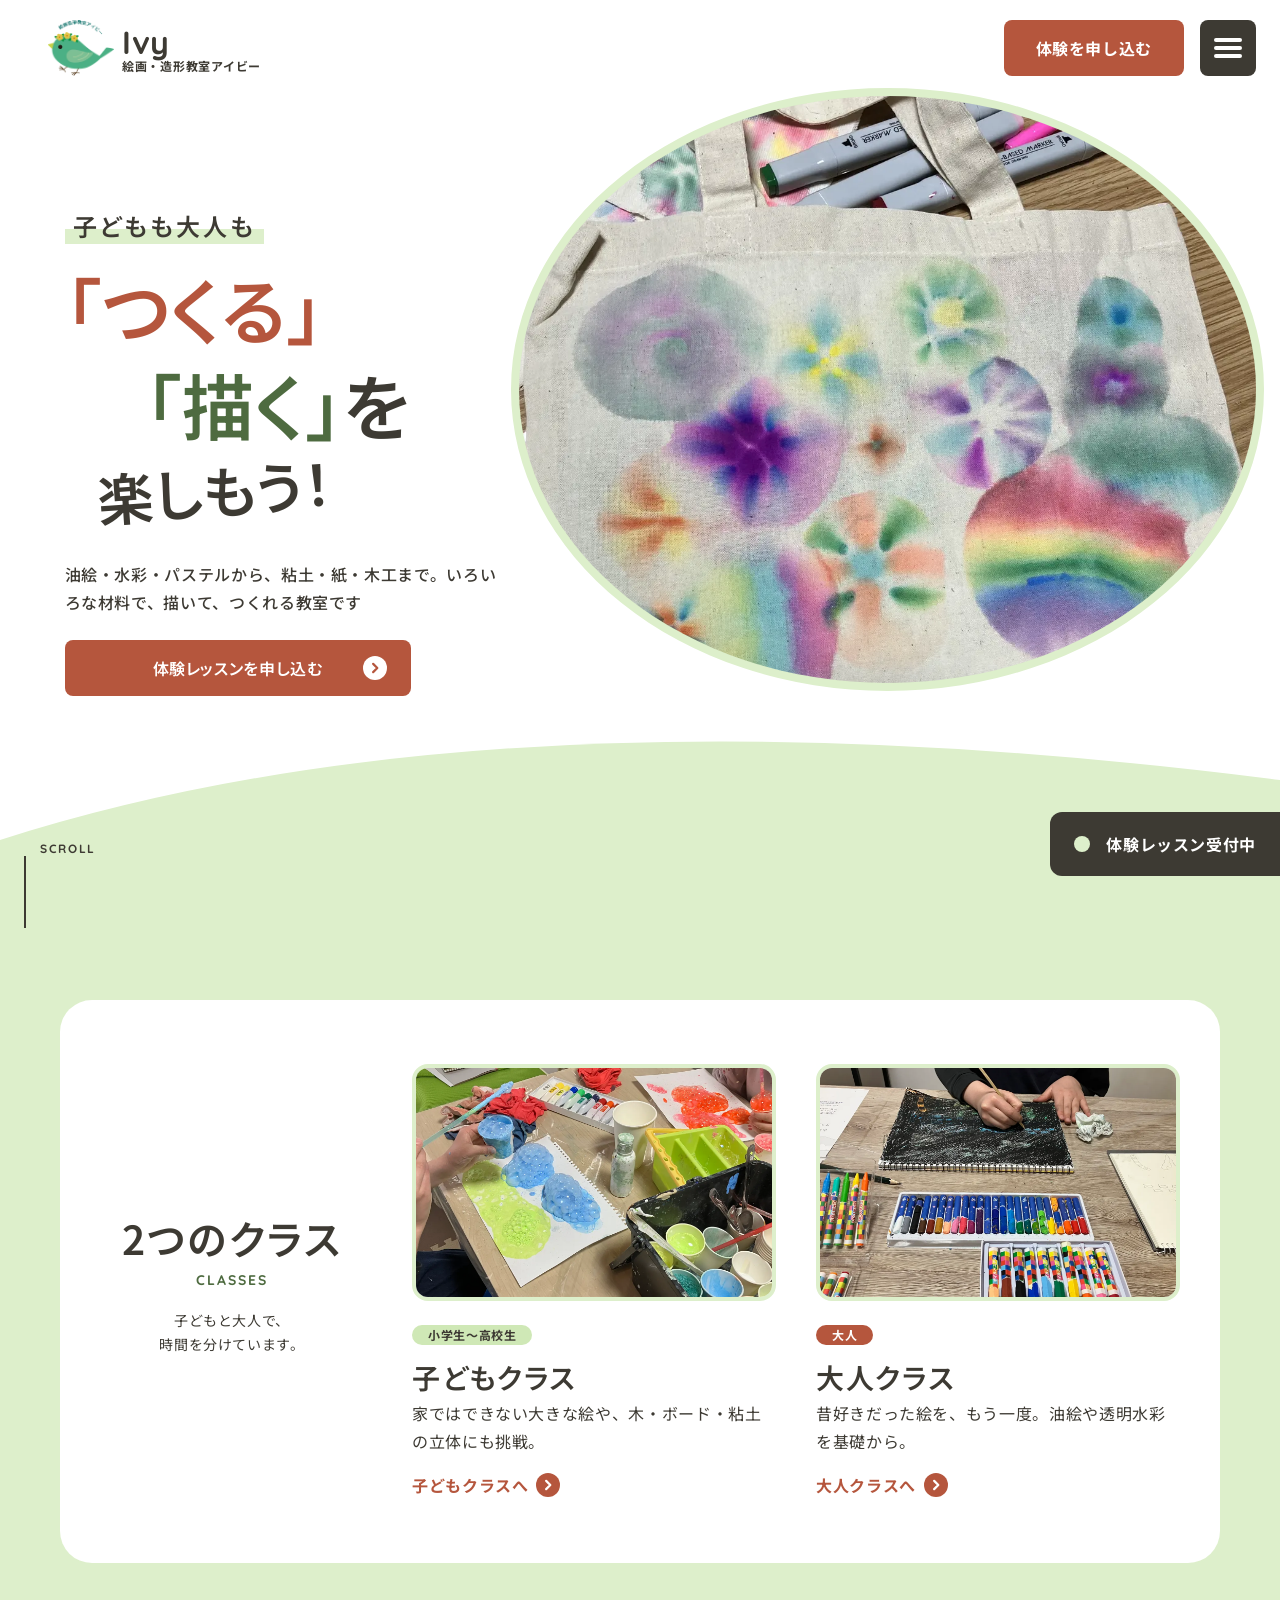
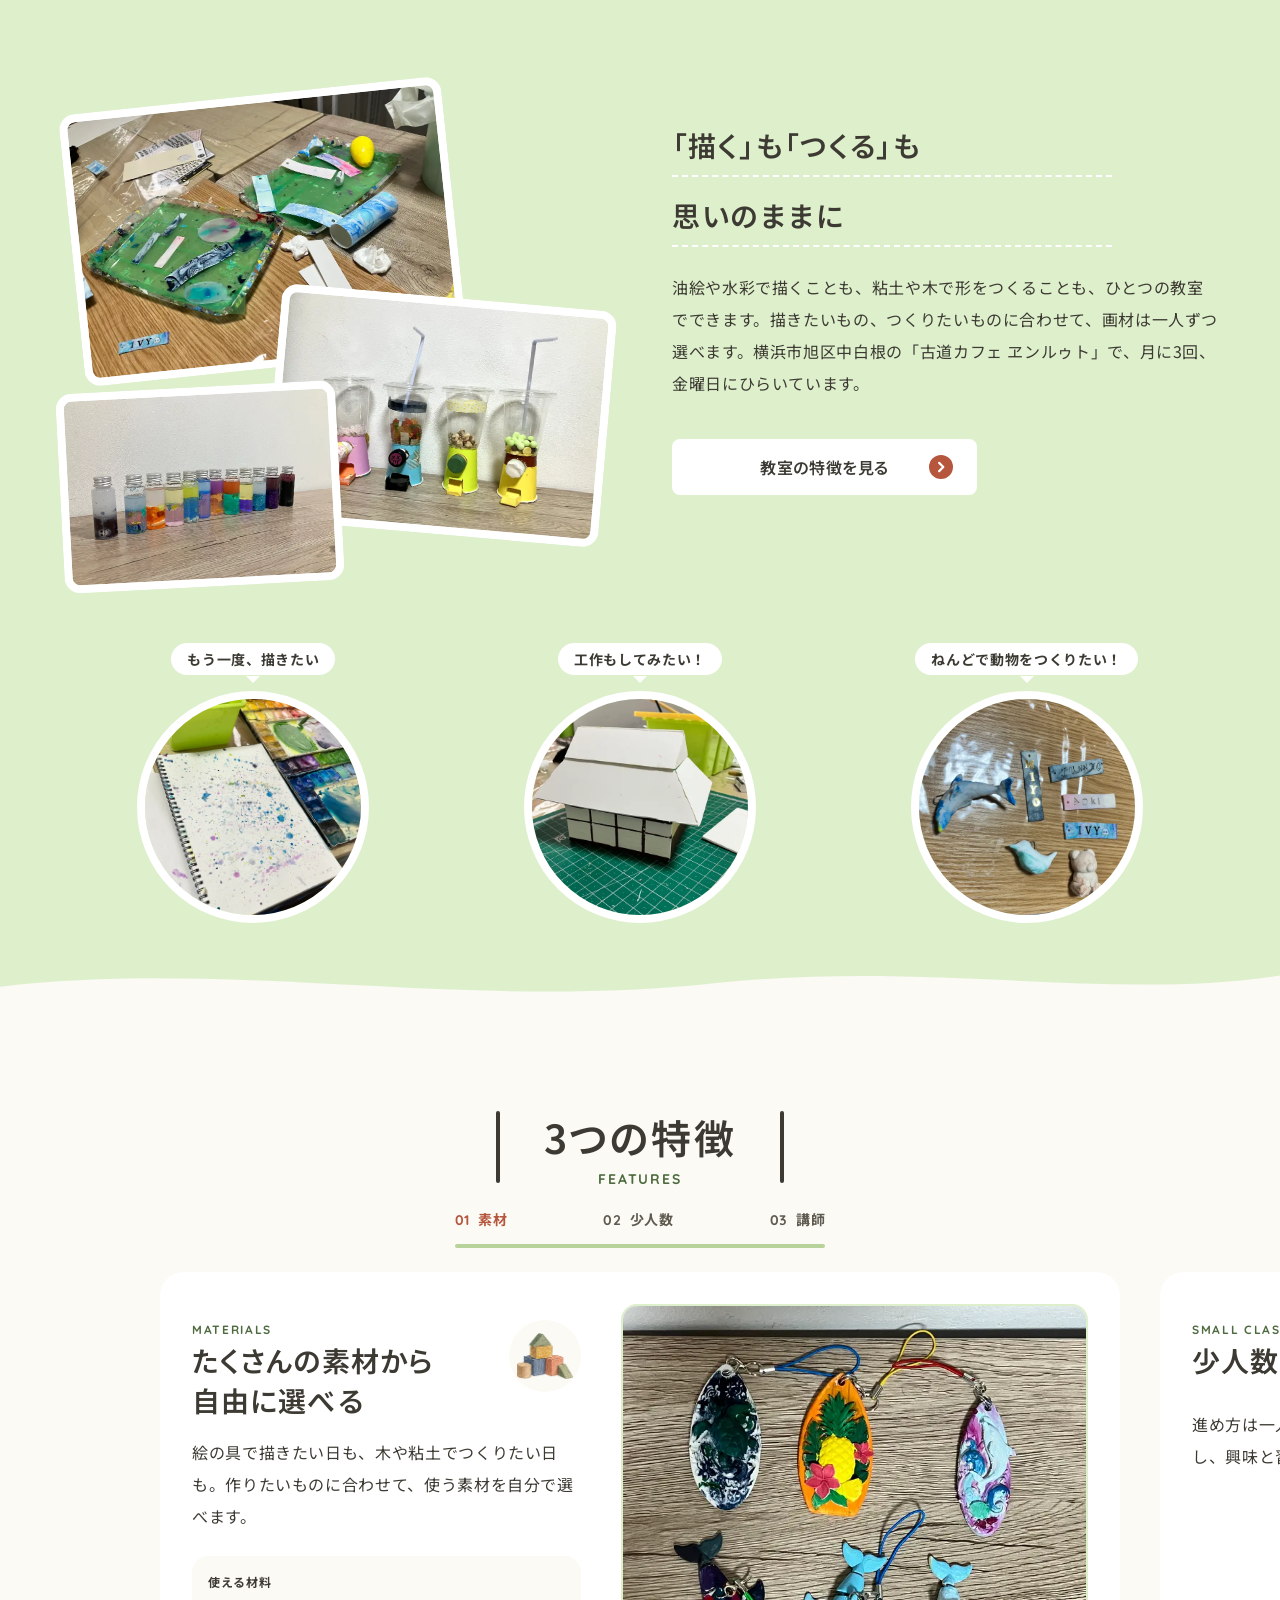
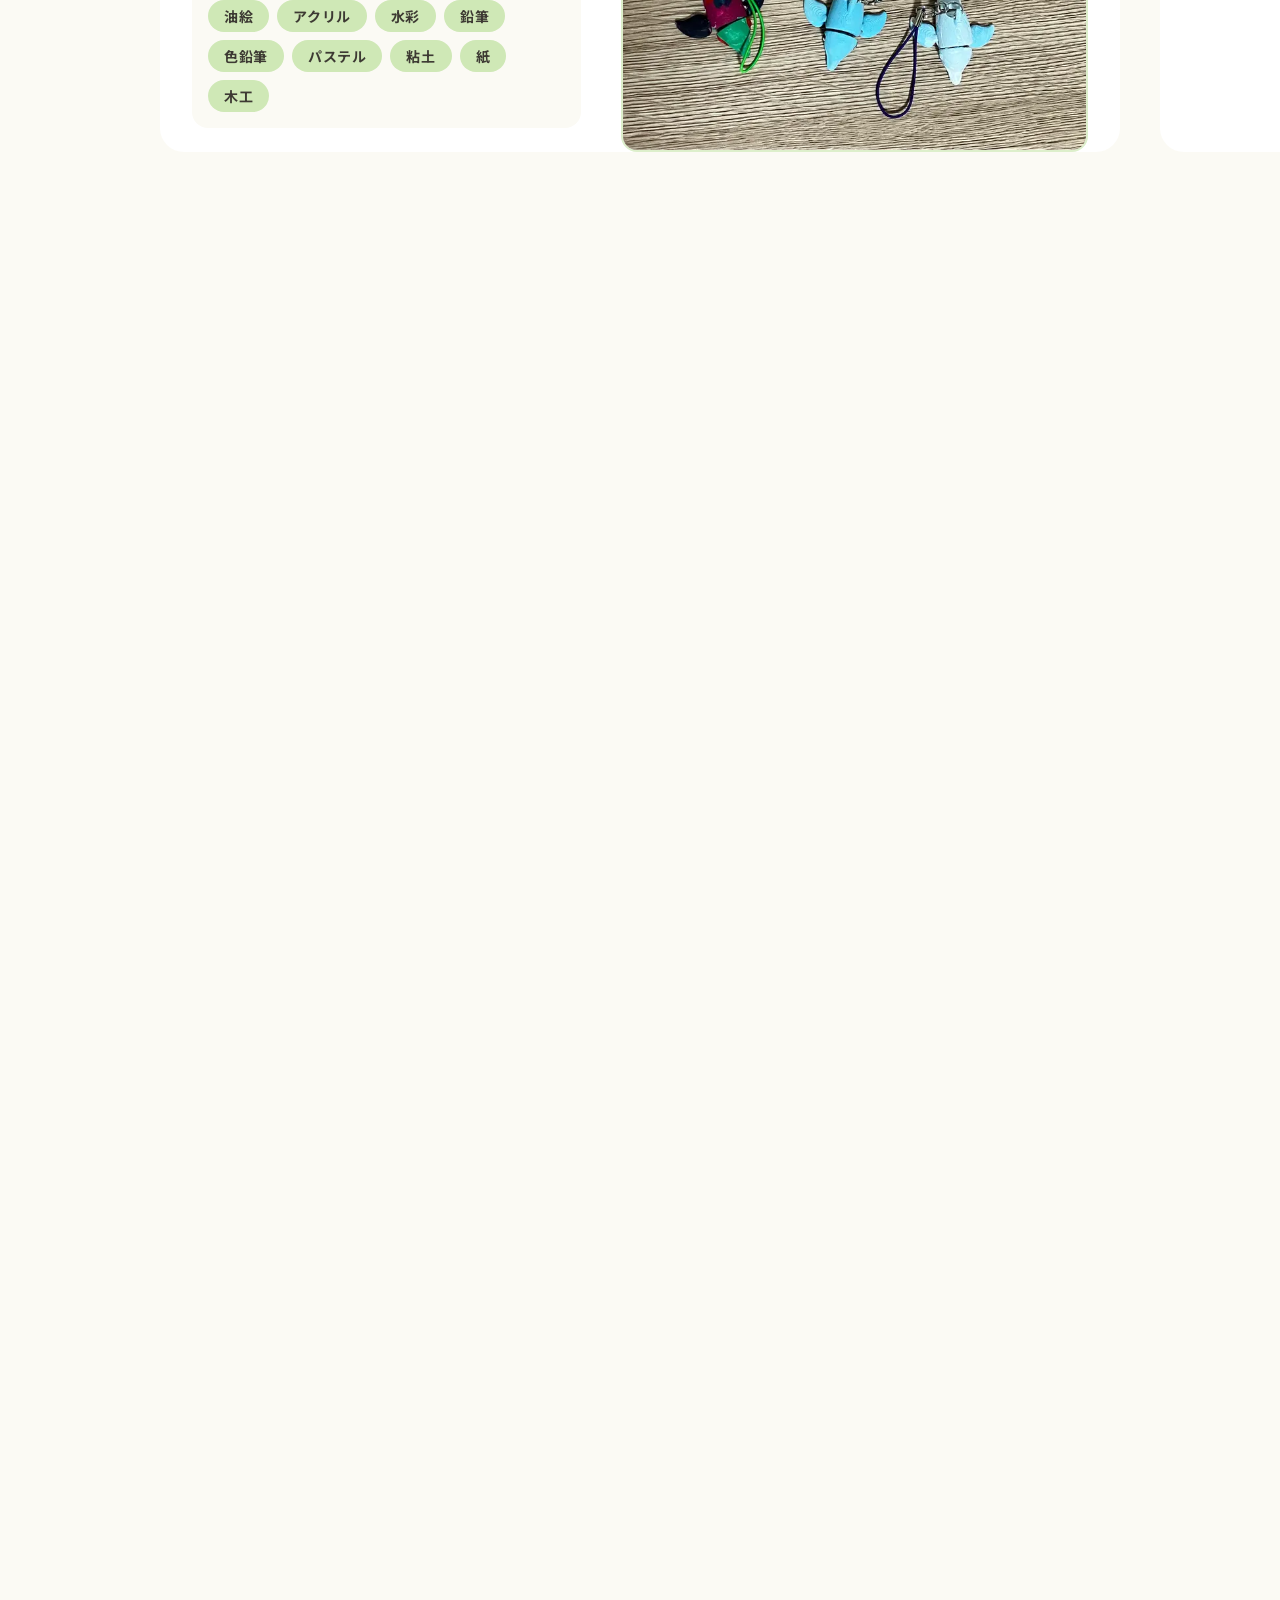
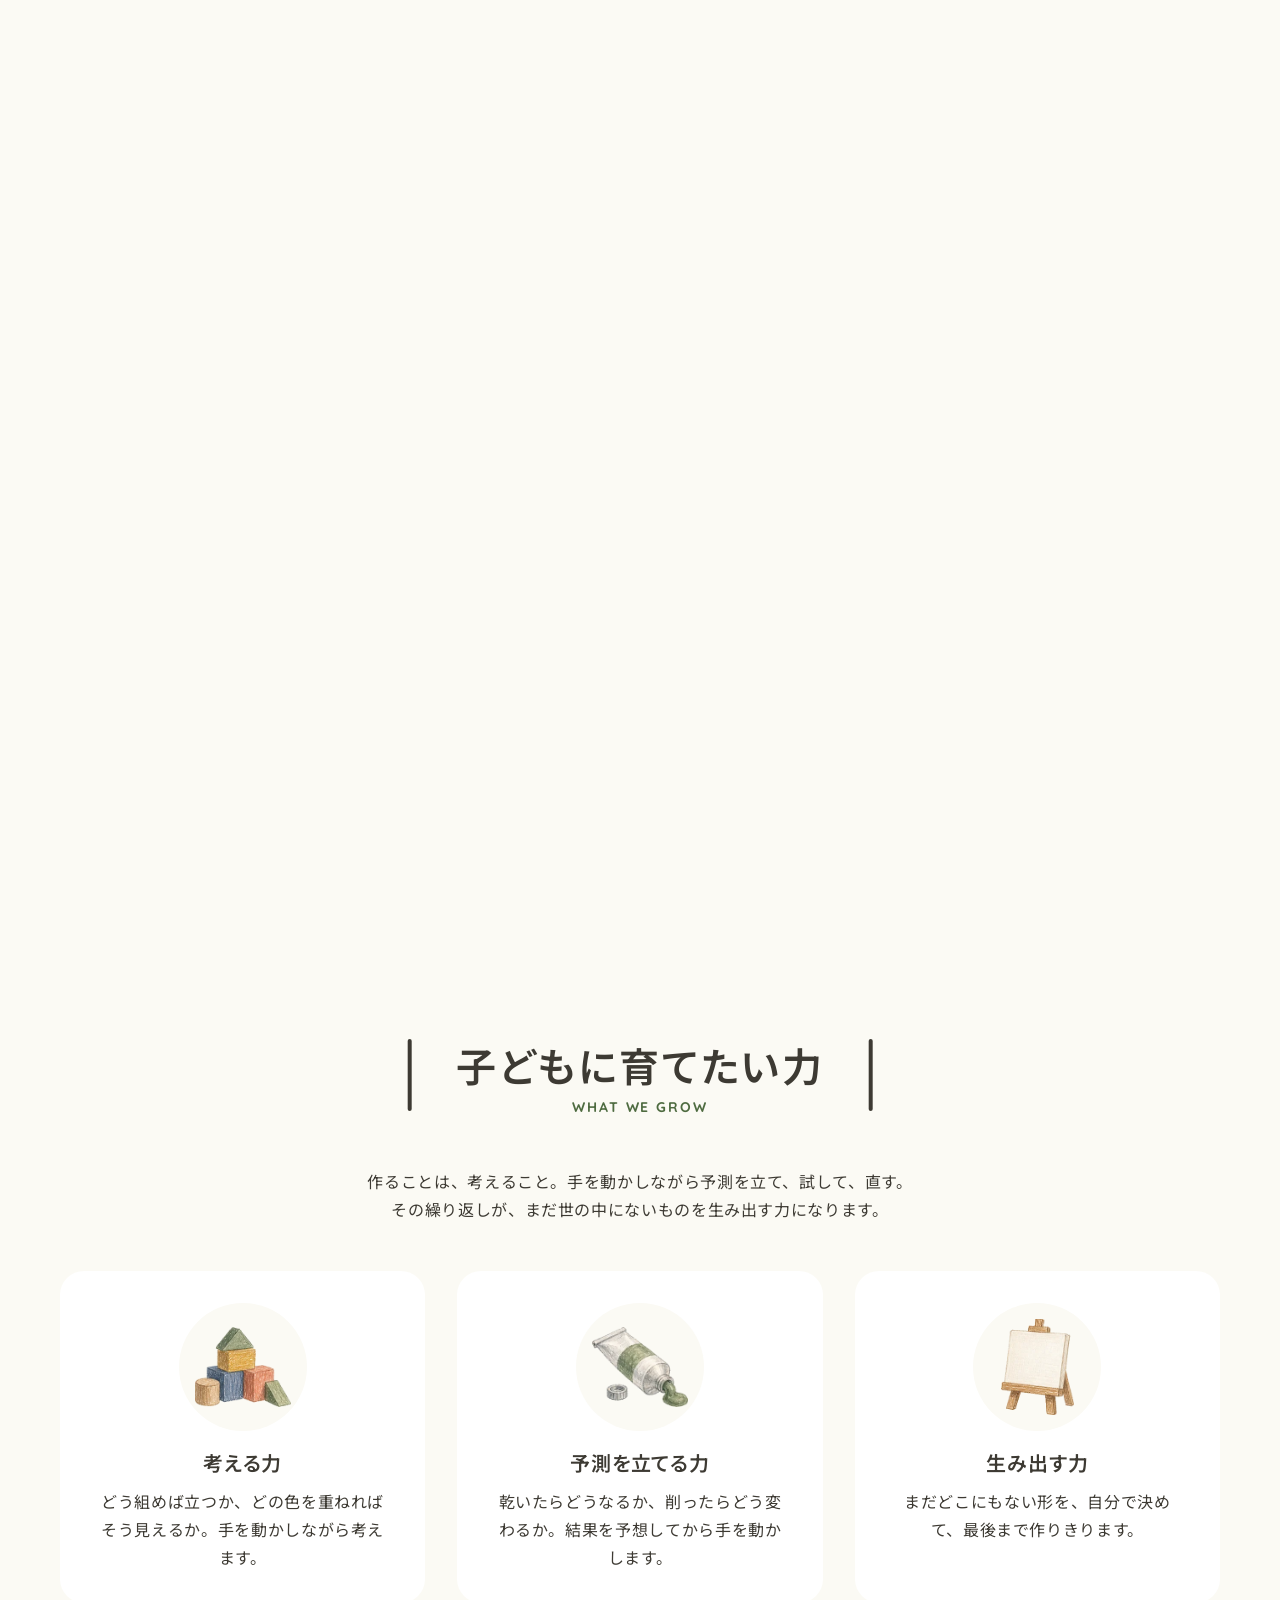
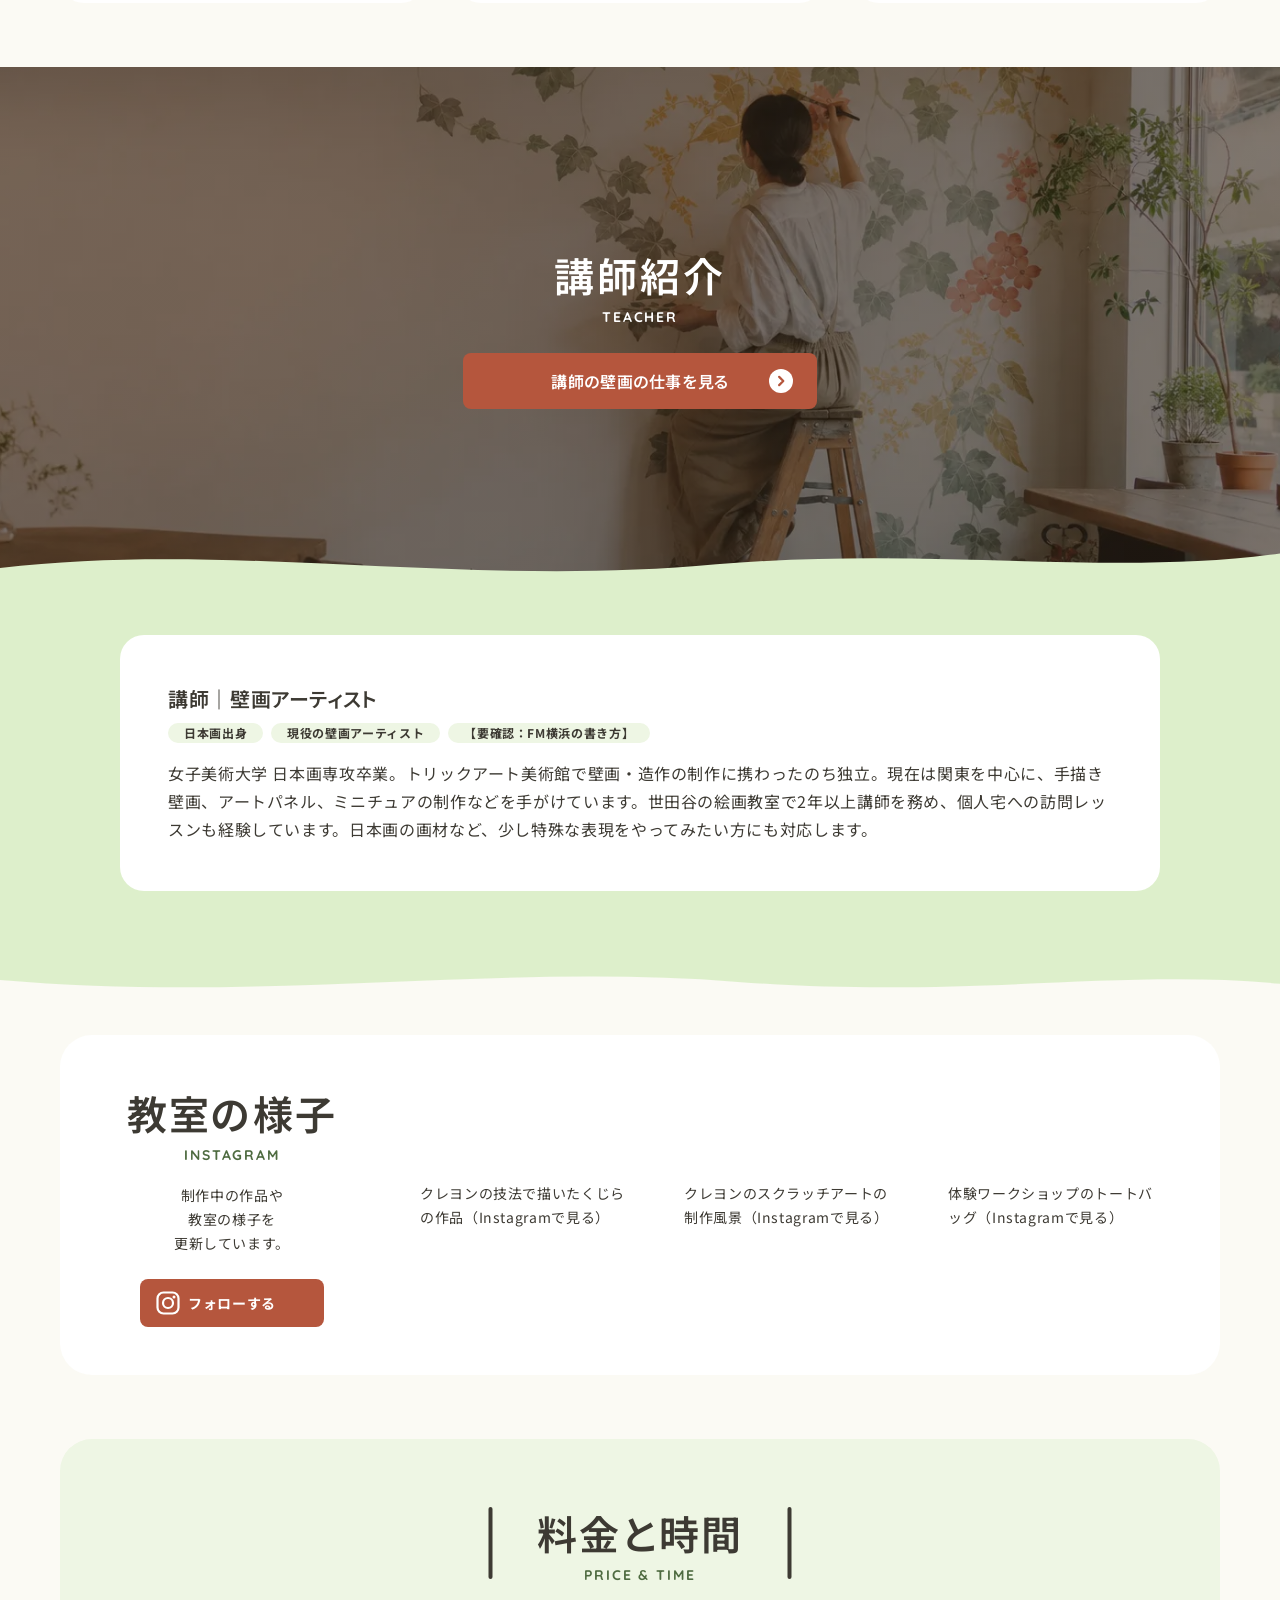
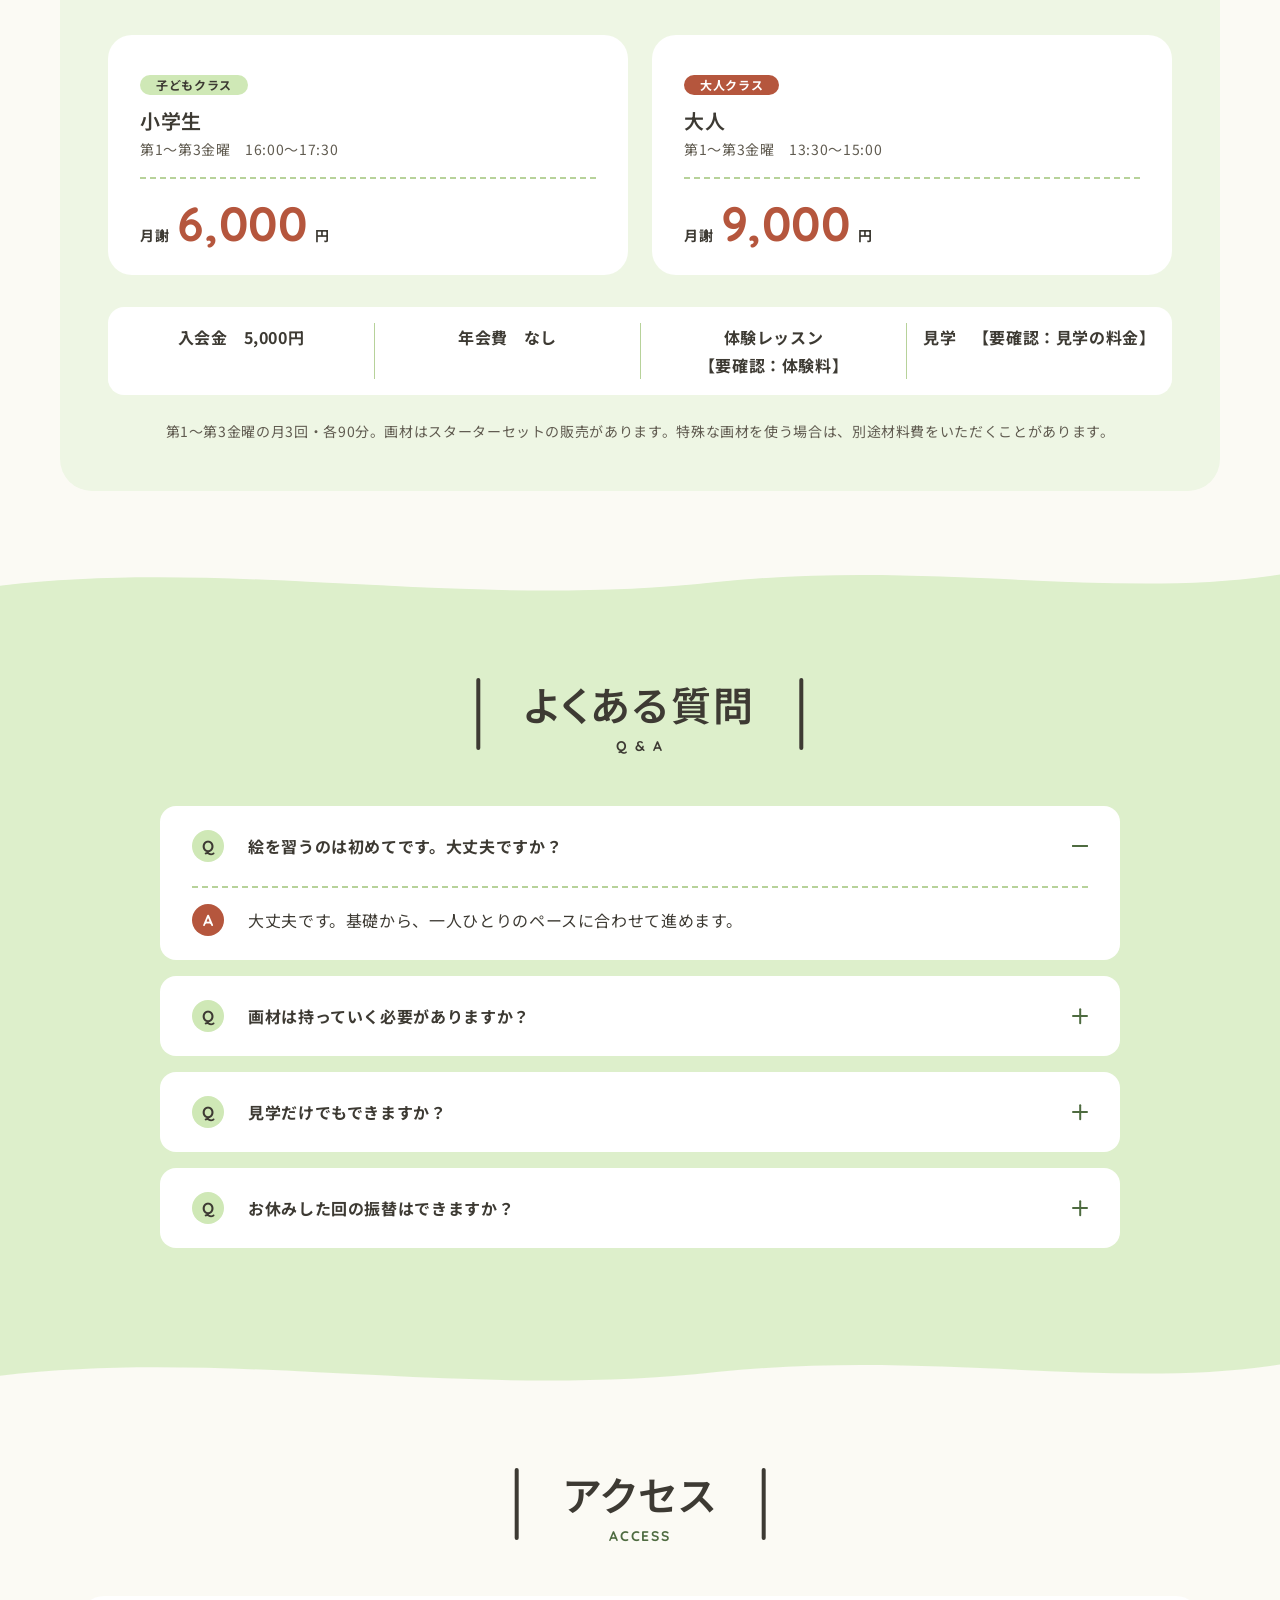
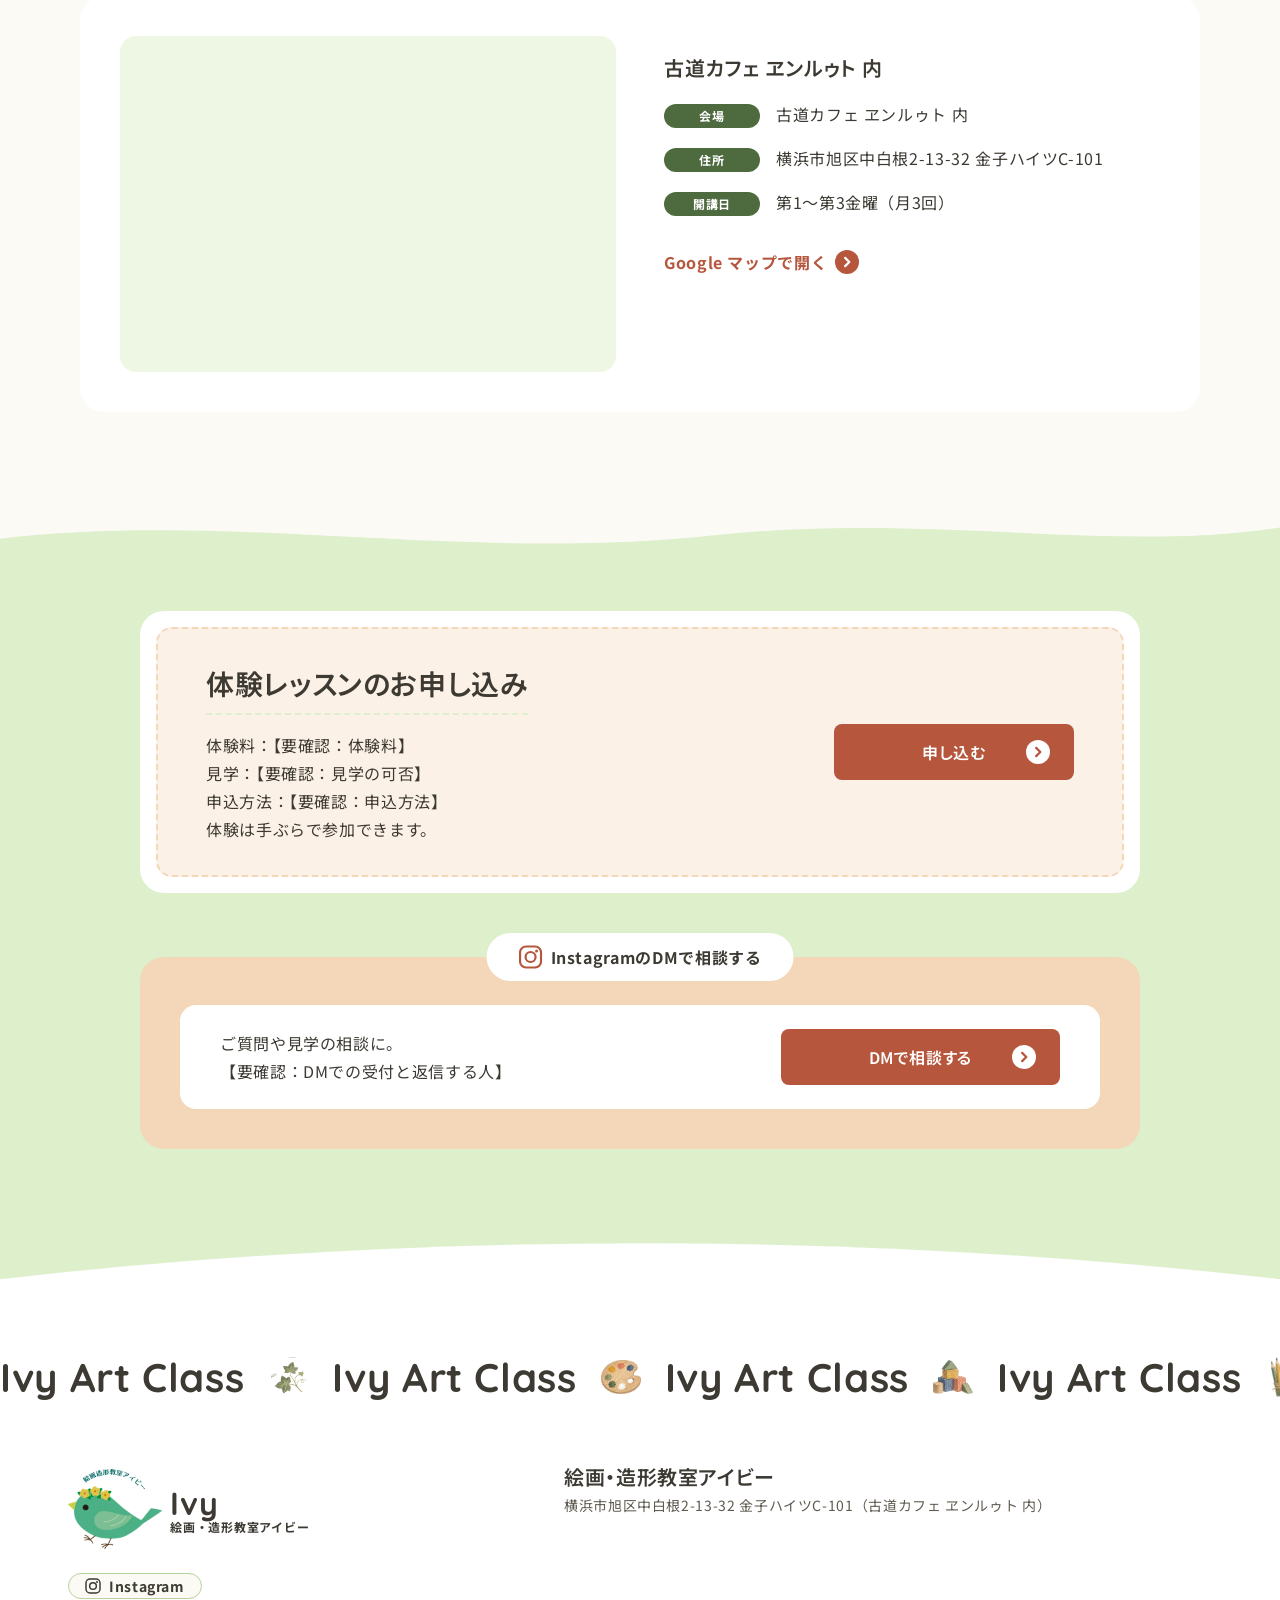
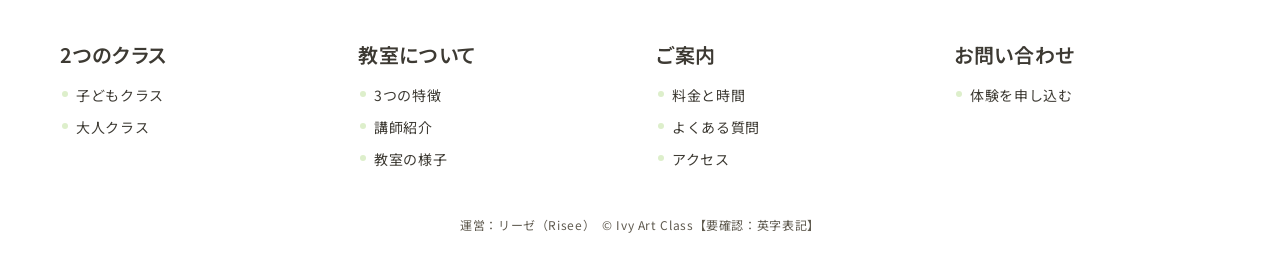
<file: index.html>
<!doctype html>
<html lang="ja">
<head>
<meta charset="utf-8">
<meta name="viewport" content="width=device-width,initial-scale=1">
<meta name="robots" content="noindex,nofollow">
<title>横浜市旭区中白根の絵画教室・造形教室｜アイビー</title>
<meta name="description" content="横浜市旭区中白根の絵画・造形教室アイビー。小学生から大人まで、絵画から木や粘土の立体まで。現役の壁画アーティストが少人数で教えます。">
<link rel="icon" href="assets/img/favicon.svg" type="image/svg+xml">
<meta property="og:type" content="website">
<meta property="og:site_name" content="絵画・造形教室アイビー">
<meta property="og:title" content="横浜市旭区中白根の絵画教室・造形教室｜アイビー">
<meta property="og:description" content="小学生から大人まで、絵画から木や粘土の立体まで。現役の壁画アーティストが少人数で教えます。">
<meta property="og:image" content="https://mai25milk-web.github.io/ivy-art-top/assets/img/ogp.jpg">
<meta name="twitter:card" content="summary_large_image">
<script type="application/ld+json">{"@context":"https://schema.org","@type":"LocalBusiness","name":"絵画・造形教室アイビー","url":"https://mai25milk-web.github.io/ivy-art-top/","image":"https://mai25milk-web.github.io/ivy-art-top/assets/img/ogp.jpg","sameAs":["https://www.instagram.com/painting.art.class/"],"address":{"@type":"PostalAddress","addressCountry":"JP","addressRegion":"神奈川県","addressLocality":"横浜市旭区","streetAddress":"中白根2-13-32 金子ハイツC-101"}}</script>
<link rel="preconnect" href="https://fonts.googleapis.com">
<link rel="preconnect" href="https://fonts.gstatic.com" crossorigin>
<link href="https://fonts.googleapis.com/css2?family=Quicksand:wght@700&family=Noto+Sans+JP:wght@400;500;600;700&display=swap" rel="stylesheet">
<link rel="stylesheet" href="assets/css/style.css?v=g13">
</head>
<body>
<script>
// 同じタブで2回目以降は幕を省く。動きを減らす設定でも出さない
(function(){var s=false;try{s=sessionStorage.getItem('ivy-splash')==='1'}catch(e){}
if(!s&&!matchMedia('(prefers-reduced-motion: reduce)').matches)document.documentElement.classList.add('splash')})();
</script>
<div class="curtain" aria-hidden="true"><div class="curtain__logo"><img class="curtain__bird" src="assets/img/logo.webp" alt="" width="283" height="240"><p>Ivy</p><small>絵画・造形教室アイビー</small></div></div>
<svg width="0" height="0" class="defs" aria-hidden="true">
  <symbol id="leaf" viewBox="-18 -16 36 34"><path fill="currentColor" d="M0-15C6-15 9-9 8-5 13-7 18-3 16 3 14 9 6 12 0 17-6 12-14 9-16 3-18-3-13-7-8-5-9-9-6-15 0-15Z"/><path d="M0 17V-6M0 4 9-1M0 4-9-1" stroke="#fff" stroke-width="1.6" fill="none" stroke-linecap="round"/></symbol>
  <symbol id="insta" viewBox="0 0 24 24"><rect x="1.5" y="1.5" width="21" height="21" rx="6" fill="none" stroke="currentColor" stroke-width="2.2"/><circle cx="12" cy="12" r="5" fill="none" stroke="currentColor" stroke-width="2.2"/><circle cx="18" cy="6" r="1.5" fill="currentColor"/></symbol>
  <symbol id="arrow" viewBox="0 0 26 26"><circle cx="13" cy="13" r="13" fill="currentColor"/><path d="M11 8.5 15.5 13 11 17.5" fill="none" stroke="var(--arrow-fg,#fff)" stroke-width="2.4" stroke-linecap="round" stroke-linejoin="round"/></symbol>
</svg>

<header class="hd" id="top">
  <a class="logo" href="#top" aria-label="絵画・造形教室アイビー トップへ">
    <img class="logo__mark" src="assets/img/logo.webp" alt="" width="283" height="240">
    <span class="logo__txt"><b>Ivy</b><small>絵画・造形教室アイビー</small></span>
  </a>
  <div class="hd__r">
    <a class="hd__cta" href="trial/">体験<span class="only-pc">を</span>申<span class="only-pc">し</span>込<span class="only-pc">む</span></a>
    <button class="hd__menu" type="button" aria-label="メニューを開く" aria-expanded="false" aria-controls="nav"><span></span><span></span><span></span></button>
  </div>
</header>

<nav class="nav" id="nav" hidden>
  <ul>
    <li><a href="#classes">2つのクラス</a></li>
    <li><a href="#features">3つの特徴</a></li>
    <li><a href="#grow">子どもに育てたい力</a></li>
    <li><a href="#teacher">講師紹介</a></li>
    <li><a href="#instagram">教室の様子</a></li>
    <li><a href="#price">料金と時間</a></li>
    <li><a href="#faq">よくある質問</a></li>
    <li><a href="#access">アクセス</a></li>
    <li><a href="trial/">体験を申し込む</a></li>
  </ul>
</nav>

<main>
<section class="hero">
  <div class="hero__copy">
    <h1 class="hero__catch"><span class="hc hc--lead">子どもも大人も</span><span class="hc hc--1"><em class="k-make">「つくる」</em></span><span class="hc hc--2"><em class="k-draw">「描く」</em>を</span><span class="hc hc--3">楽しもう！</span></h1>
    <p class="hero__sub">油絵・水彩・パステルから、粘土・紙・木工まで。いろいろな材料で、描いて、<span class="nw">つくれる教室です</span></p>
    <a class="btn btn--green hero__cta" href="trial/">体験レッスンを申し込む<svg><use href="#arrow"/></svg></a>
  </div>
  <div class="hero__strip" aria-label="教室の写真">
    <div class="frame frame--a">
      <img class="is-on" src="assets/img/ph-lesson.webp" alt="教室の机で、子どもたちがトートバッグに絵を描いている様子" width="1400" height="1050">
      <img src="assets/img/ph-room.webp" alt="" width="1400" height="1050">
      <img src="assets/img/ph-tote.webp" alt="" width="1200" height="1313">
      <img src="assets/img/ph-whale.webp" alt="" width="1200" height="1157">
    </div>
  </div>
  <div class="hero__scroll" aria-hidden="true"><span>SCROLL</span></div>
  <svg class="hero__arc" viewBox="0 0 1440 280" preserveAspectRatio="none" aria-hidden="true"><path d="M0 280V160Q560 0 1440 100V280Z"/></svg>
</section>

<div class="band">
  <section class="classes" id="classes">
    <div class="classes__head">
      <h2>2つのクラス</h2>
      <p class="en">CLASSES</p>
      <p>子どもと大人で、<br>時間を分けています。</p>
    </div>
    <div class="classes__list">
      <article class="class">
        <div class="pl"><img src="assets/img/ph-bubble.webp" alt="ストローで泡の絵の具を吹いて描いている子どもの手元" width="430" height="280" loading="lazy"></div>
        <p class="tag tag--main">小学生〜高校生</p>
        <h3>子どもクラス</h3>
        <p>家ではできない大きな絵や、木・ボード・粘土の<span class="nw">立体にも挑戦。</span></p>
        <a class="go" href="kids/">子どもクラスへ<svg><use href="#arrow"/></svg></a>
      </article>
      <article class="class">
        <div class="pl"><img src="assets/img/ph-scratch.webp" alt="黒く塗ったクレヨンを竹串でけずって描いている手元" width="430" height="280" loading="lazy"></div>
        <p class="tag tag--accent">大人</p>
        <h3>大人クラス</h3>
        <p>昔好きだった絵を、もう一度。油絵や透明水彩を基礎から。</p>
        <a class="go" href="adult/">大人クラスへ<svg><use href="#arrow"/></svg></a>
      </article>
    </div>
  </section>

  <section class="hello">
    <div class="hello__photos">
      <img src="assets/img/ph-resin.webp" alt="色を流してつくったプレートや粘土の作品" width="360" height="250" loading="lazy">
      <img src="assets/img/ph-gacha.webp" alt="紙コップとカップでつくったお菓子のガチャガチャ" width="320" height="220" loading="lazy">
      <img src="assets/img/ph-bottles.webp" alt="色の層を重ねてつくった小びんの作品" width="260" height="180" loading="lazy">
    </div>
    <div class="hello__txt">
      <h2><span>「描く」も「つくる」も</span><span>思いのままに</span></h2>
      <p>油絵や水彩で描くことも、粘土や木で形をつくることも、ひとつの教室でできます。描きたいもの、つくりたいものに合わせて、画材は一人ずつ選べます。横浜市旭区中白根の「古道カフェ ヱンルゥト」で、月に3回、金曜日にひらいています。</p>
      <a class="btn btn--white" href="#features">教室の特徴を見る<svg><use href="#arrow"/></svg></a>
    </div>
    <div class="hello__figs" aria-hidden="true">
      <figure><span class="bubble">もう一度、描きたい</span><img src="assets/img/ph-watercolor.webp" alt="" width="232" height="232" loading="lazy"></figure>
      <figure><span class="bubble">工作もしてみたい！</span><img src="assets/img/ph-paperhouse.webp" alt="" width="232" height="232" loading="lazy"></figure>
      <figure class="only-pc"><span class="bubble">ねんどで動物をつくりたい！</span><img src="assets/img/ph-clay.webp" alt="" width="232" height="232" loading="lazy"></figure>
    </div>
  </section>
  <svg class="wave" viewBox="0 0 1440 60" preserveAspectRatio="none" aria-hidden="true"><path fill="#FBFAF4" d="M0 34C260 4 520 60 806 30 1050 6 1250 50 1440 22V60H0Z"/></svg>
</div>

<div class="cream">
  <section class="sec" id="features">
    <header class="head"><h2>3つの特徴</h2><p>FEATURES</p></header>
    <ol class="steps" aria-hidden="true"><li class="is-on"><b>01</b>素材</li><li><b>02</b>少人数</li><li><b>03</b>講師</li><i><i></i></i></ol>
    <div class="cards">
      <article class="card">
        <div class="card__top"><div><p class="en">MATERIALS</p><h3>たくさんの素材から<br>自由に選べる</h3></div><span class="ic"><img src="assets/img/ic-blocks.webp" alt="" width="64" height="64" loading="lazy"></span></div>
        <p>絵の具で描きたい日も、木や粘土でつくりたい日も。作りたいものに合わせて、使う素材を自分で選べます。</p>
        <div class="mats"><p class="mats__label">使える材料</p><ul><li>油絵</li><li>アクリル</li><li>水彩</li><li>鉛筆</li><li>色鉛筆</li><li>パステル</li><li>粘土</li><li>紙</li><li>木工</li></ul></div>
        <img class="card__ph" src="assets/img/ph-straps.webp" alt="色をぬって仕上げたサーフボードやイルカのストラップ" width="364" height="290" loading="lazy">
      </article>
      <article class="card">
        <div class="card__top"><div><p class="en">SMALL CLASS</p><h3>少人数で一人ずつ</h3></div><span class="ic"><img src="assets/img/ic-palette.webp" alt="" width="64" height="64" loading="lazy"></span></div>
        <p>進め方は一人ひとり違っていい。自由課題にも対応し、興味と習熟度に合わせて教えます。</p>
        <img class="card__ph" src="assets/img/ph-table.webp" alt="制作の準備をした教室の机" width="364" height="290" loading="lazy">
      </article>
      <article class="card">
        <div class="card__top"><div><p class="en">ARTIST</p><h3>現役の壁画作家が教える</h3></div><span class="ic"><img src="assets/img/ic-brushes.webp" alt="" width="64" height="64" loading="lazy"></span></div>
        <p>講師は日本画出身の壁画アーティスト。制作の現場の技術を、教室でそのまま伝えます。</p>
        <img class="card__ph" src="assets/img/mural.webp" alt="壁画を描く講師" width="364" height="290" loading="lazy">
      </article>
    </div>
  </section>

  <section class="sec sec--tight" id="grow">
    <header class="head"><h2>子どもに育てたい力</h2><p>WHAT WE GROW</p></header>
    <p class="lead">作ることは、考えること。手を動かしながら予測を立て、試して、直す。<br class="only-pc">その繰り返しが、まだ世の中にないものを生み出す力になります。</p>
    <div class="powers">
      <article><span class="ic ic--lg"><img src="assets/img/ic-blocks.webp" alt="" width="96" height="96" loading="lazy"></span><div><h3>考える力</h3><p>どう組めば立つか、どの色を重ねればそう見えるか。手を動かしながら考えます。</p></div></article>
      <article><span class="ic ic--lg"><img src="assets/img/ic-tube.webp" alt="" width="96" height="96" loading="lazy"></span><div><h3>予測を立てる力</h3><p>乾いたらどうなるか、削ったらどう変わるか。結果を予想してから手を動かします。</p></div></article>
      <article><span class="ic ic--lg"><img src="assets/img/ic-canvas.webp" alt="" width="96" height="96" loading="lazy"></span><div><h3>生み出す力</h3><p>まだどこにもない形を、自分で決めて、最後まで作りきります。</p></div></article>
    </div>
  </section>
</div>

<section class="teacher" id="teacher">
  <div class="teacher__band"><div class="teacher__bg"></div>
    <h2>講師紹介</h2>
    <p class="en">TEACHER</p>
    <a class="btn btn--green" href="https://artewald.com/artclass/" target="_blank" rel="noopener">講師の壁画の仕事を見る<svg><use href="#arrow"/></svg></a>
    <svg class="teacher__wave" viewBox="0 0 1440 44" preserveAspectRatio="none" aria-hidden="true"><path fill="#DDEFCB" d="M0 22C260-8 520 44 806 18 1050-2 1250 32 1440 6V44H0Z"/></svg>
  </div>
  <div class="teacher__body">
    <div class="teacher__card">
      <div>
        <h3>講師｜壁画アーティスト</h3>
        <ul class="badges"><li>日本画出身</li><li>現役の壁画アーティスト</li><li>【要確認：FM横浜の書き方】</li></ul>
        <p>女子美術大学 日本画専攻卒業。トリックアート美術館で壁画・造作の制作に携わったのち独立。現在は関東を中心に、手描き壁画、アートパネル、ミニチュアの制作などを手がけています。世田谷の絵画教室で2年以上講師を務め、個人宅への訪問レッスンも経験しています。日本画の画材など、少し特殊な表現をやってみたい方にも対応します。</p>
      </div>
    </div>
  </div>
  <svg class="wave wave--cream" viewBox="0 0 1440 50" preserveAspectRatio="none" aria-hidden="true"><path fill="#FBFAF4" d="M0 26C300 50 560 8 830 28 1080 46 1260 14 1440 30V50H0Z"/></svg>
</section>

<div class="cream">
  <section class="insta" id="instagram">
    <div class="insta__head">
      <h2>教室の様子</h2>
      <p class="en">INSTAGRAM</p>
      <p>制作中の作品や<br class="only-pc">教室の様子を<span class="only-sp">、Instagramで</span><br class="only-pc">更新しています。</p>
      <a class="insta__btn" href="https://www.instagram.com/painting.art.class/" target="_blank" rel="noopener"><svg><use href="#insta"/></svg>フォローする</a>
    </div>
    <div class="ig-embeds">
      <blockquote class="instagram-media" data-instgrm-permalink="https://www.instagram.com/p/DW8O9e0EUUl/" data-instgrm-version="14"><a href="https://www.instagram.com/p/DW8O9e0EUUl/" target="_blank" rel="noopener">クレヨンの技法で描いたくじらの作品（Instagramで見る）</a></blockquote>
      <blockquote class="instagram-media" data-instgrm-permalink="https://www.instagram.com/p/DWDwP9JEXnP/" data-instgrm-version="14"><a href="https://www.instagram.com/p/DWDwP9JEXnP/" target="_blank" rel="noopener">クレヨンのスクラッチアートの制作風景（Instagramで見る）</a></blockquote>
      <blockquote class="instagram-media" data-instgrm-permalink="https://www.instagram.com/p/DUj7gafEeFJ/" data-instgrm-version="14"><a href="https://www.instagram.com/p/DUj7gafEeFJ/" target="_blank" rel="noopener">体験ワークショップのトートバッグ（Instagramで見る）</a></blockquote>
    </div>
  </section>

  <section class="price" id="price">
    <div class="price__box">
      <header class="head"><h2>料金と時間</h2><p>PRICE &amp; TIME</p></header>
      <div class="price__list">
        <article><p class="tag tag--main">子どもクラス</p><h3>小学生</h3><p class="price__time">第1〜第3金曜　16:00〜17:30</p><p class="price__yen"><small>月謝</small><b>6,000</b><small>円</small></p></article>
        <article><p class="tag tag--accent">大人クラス</p><h3>大人</h3><p class="price__time">第1〜第3金曜　13:30〜15:00</p><p class="price__yen"><small>月謝</small><b>9,000</b><small>円</small></p></article>
      </div>
      <dl class="price__info">
        <div><dt>入会金</dt><dd>5,000円</dd></div>
        <div><dt>年会費</dt><dd>なし</dd></div>
        <div><dt>体験レッスン</dt><dd>【要確認：体験料】</dd></div>
        <div><dt>見学</dt><dd>【要確認：見学の料金】</dd></div>
      </dl>
      <p class="price__note">第1〜第3金曜の月3回・各90分。画材はスターターセットの販売があります。特殊な画材を使う場合は、別途材料費をいただくことがあります。</p>
    </div>
  </section>

  <svg class="wave wave--down" viewBox="0 0 1440 60" preserveAspectRatio="none" aria-hidden="true"><path fill="#DDEFCB" d="M0 34C260 4 520 60 806 30 1050 6 1250 50 1440 22V60H0Z"/></svg>
</div>

<div class="band band--faq">
  <section class="sec" id="faq">
    <header class="head"><h2>よくある質問</h2><p>Q &amp; A</p></header>
    <div class="faq">
      <details open><summary><i>Q</i>絵を習うのは初めてです。大丈夫ですか？</summary><p><i>A</i>大丈夫です。基礎から、一人ひとりのペースに合わせて進めます。</p></details>
      <details><summary><i>Q</i>画材は持っていく必要がありますか？</summary><p><i>A</i>体験は手ぶらで参加できます。入会後はスターターセット（販売）から始められます。</p></details>
      <details><summary><i>Q</i>見学だけでもできますか？</summary><p><i>A</i>【要確認：見学の可否・料金・申込方法】</p></details>
      <details><summary><i>Q</i>お休みした回の振替はできますか？</summary><p><i>A</i>【要確認：振替ルール】</p></details>
    </div>
  </section>

  <svg class="wave" viewBox="0 0 1440 60" preserveAspectRatio="none" aria-hidden="true"><path fill="#FBFAF4" d="M0 34C260 4 520 60 806 30 1050 6 1250 50 1440 22V60H0Z"/></svg>
</div>

<div class="cream">
  <section class="sec" id="access">
    <header class="head"><h2>アクセス</h2><p>ACCESS</p></header>
    <div class="access">
      <iframe title="教室の地図" src="https://www.google.com/maps?q=%E6%A8%AA%E6%B5%9C%E5%B8%82%E6%97%AD%E5%8C%BA%E4%B8%AD%E7%99%BD%E6%A0%B92-13-32&amp;output=embed" loading="lazy" referrerpolicy="no-referrer-when-downgrade"></iframe>
      <div>
        <h3>古道カフェ ヱンルゥト 内</h3>
        <dl>
          <div><dt>会場</dt><dd>古道カフェ ヱンルゥト 内</dd></div>
          <div><dt>住所</dt><dd>横浜市旭区中白根2-13-32 金子ハイツC-101</dd></div>
          <div><dt>開講日</dt><dd>第1〜第3金曜（月3回）</dd></div>
        </dl>
        <a class="go go--green" href="https://www.google.com/maps/search/?api=1&amp;query=%E6%A8%AA%E6%B5%9C%E5%B8%82%E6%97%AD%E5%8C%BA%E4%B8%AD%E7%99%BD%E6%A0%B92-13-32" target="_blank" rel="noopener">Google マップで開く<svg><use href="#arrow"/></svg></a>
      </div>
    </div>
  </section>
  <svg class="wave wave--down" viewBox="0 0 1440 60" preserveAspectRatio="none" aria-hidden="true"><path fill="#DDEFCB" d="M0 34C260 4 520 60 806 30 1050 6 1250 50 1440 22V60H0Z"/></svg>
</div>

<section class="contact" id="contact">
  <div class="contact__form">
    <div class="contact__in">
      <div><h2>体験レッスンのお申し込み</h2><p>体験料：【要確認：体験料】<br>見学：【要確認：見学の可否】<br>申込方法：【要確認：申込方法】<br>体験は手ぶらで参加できます。</p></div>
      <a class="btn btn--green" href="trial/">申し込む<svg><use href="#arrow"/></svg></a>
    </div>
  </div>
  <div class="contact__dm">
    <p class="contact__label"><svg><use href="#insta"/></svg>InstagramのDMで相談する</p>
    <div class="contact__box">
      <p>ご質問や見学の相談に。<br>【要確認：DMでの受付と返信する人】</p>
      <a class="btn btn--green" href="https://www.instagram.com/painting.art.class/" target="_blank" rel="noopener">DMで相談する<svg><use href="#arrow"/></svg></a>
    </div>
  </div>
  <svg class="contact__arc" viewBox="0 0 1440 70" preserveAspectRatio="none" aria-hidden="true"><path fill="#fff" d="M0 70V40Q720-30 1440 40V70Z"/></svg>
</section>
</main>

<footer class="ft">
  <div class="mq" aria-hidden="true"><div class="mq__track">
    <span>Ivy Art Class</span><img src="assets/img/ic-ivy.webp" alt="" loading="lazy"><span>Ivy Art Class</span><img src="assets/img/ic-palette.webp" alt="" loading="lazy"><span>Ivy Art Class</span><img src="assets/img/ic-blocks.webp" alt="" loading="lazy"><span>Ivy Art Class</span><img src="assets/img/ic-pencils.webp" alt="" loading="lazy">
    <span>Ivy Art Class</span><img src="assets/img/ic-ivy.webp" alt="" loading="lazy"><span>Ivy Art Class</span><img src="assets/img/ic-palette.webp" alt="" loading="lazy"><span>Ivy Art Class</span><img src="assets/img/ic-blocks.webp" alt="" loading="lazy"><span>Ivy Art Class</span><img src="assets/img/ic-pencils.webp" alt="" loading="lazy">
  </div></div>
  <div class="ft__main">
    <div class="ft__brand">
      <a class="logo" href="#top"><img class="logo__mark" src="assets/img/logo.webp" alt="" width="283" height="240"><span class="logo__txt"><b>Ivy</b><small>絵画・造形教室アイビー</small></span></a>
      <a class="ft__insta" href="https://www.instagram.com/painting.art.class/" target="_blank" rel="noopener"><svg><use href="#insta"/></svg>Instagram</a>
    </div>
    <div class="ft__addr">
      <h2>絵画・造形教室アイビー</h2>
      <p>横浜市旭区中白根2-13-32 金子ハイツC-101<br class="only-sp">（古道カフェ ヱンルゥト 内）</p>
    </div>
  </div>
  <div class="ft__cols">
    <div><h3>2つのクラス</h3><ul><li><a href="kids/">子どもクラス</a></li><li><a href="adult/">大人クラス</a></li></ul></div>
    <div><h3>教室について</h3><ul><li><a href="#features">3つの特徴</a></li><li><a href="#teacher">講師紹介</a></li><li><a href="#instagram">教室の様子</a></li></ul></div>
    <div><h3>ご案内</h3><ul><li><a href="#price">料金と時間</a></li><li><a href="#faq">よくある質問</a></li><li><a href="#access">アクセス</a></li></ul></div>
    <div><h3>お問い合わせ</h3><ul><li><a href="trial/">体験を申し込む</a></li></ul></div>
  </div>
  <p class="ft__c">運営：リーゼ（Risee）　© Ivy Art Class【要確認：英字表記】</p>
</footer>

<a class="tab" href="trial/"><i></i>体験レッスン受付中</a>
<a class="spbar" href="trial/">体験を申し込む<svg><use href="#arrow"/></svg></a>
<script src="assets/js/vendor/gsap.min.js"></script>
<script src="assets/js/vendor/ScrollTrigger.min.js"></script>
<script src="assets/js/main.js?v=4"></script>
<script>
// Instagram の埋め込みは重いので、教室の様子に近づいてから読み込む
(function(){var box=document.querySelector('.ig-embeds');if(!box)return;var go=function(){var s=document.createElement('script');s.async=true;s.src='https://www.instagram.com/embed.js';document.body.appendChild(s);};
if(!('IntersectionObserver' in window))return go();var io=new IntersectionObserver(function(es){if(es[0].isIntersecting){io.disconnect();go();}},{rootMargin:'800px 0px'});io.observe(box);})();
</script>
</body>
</html>
</file>
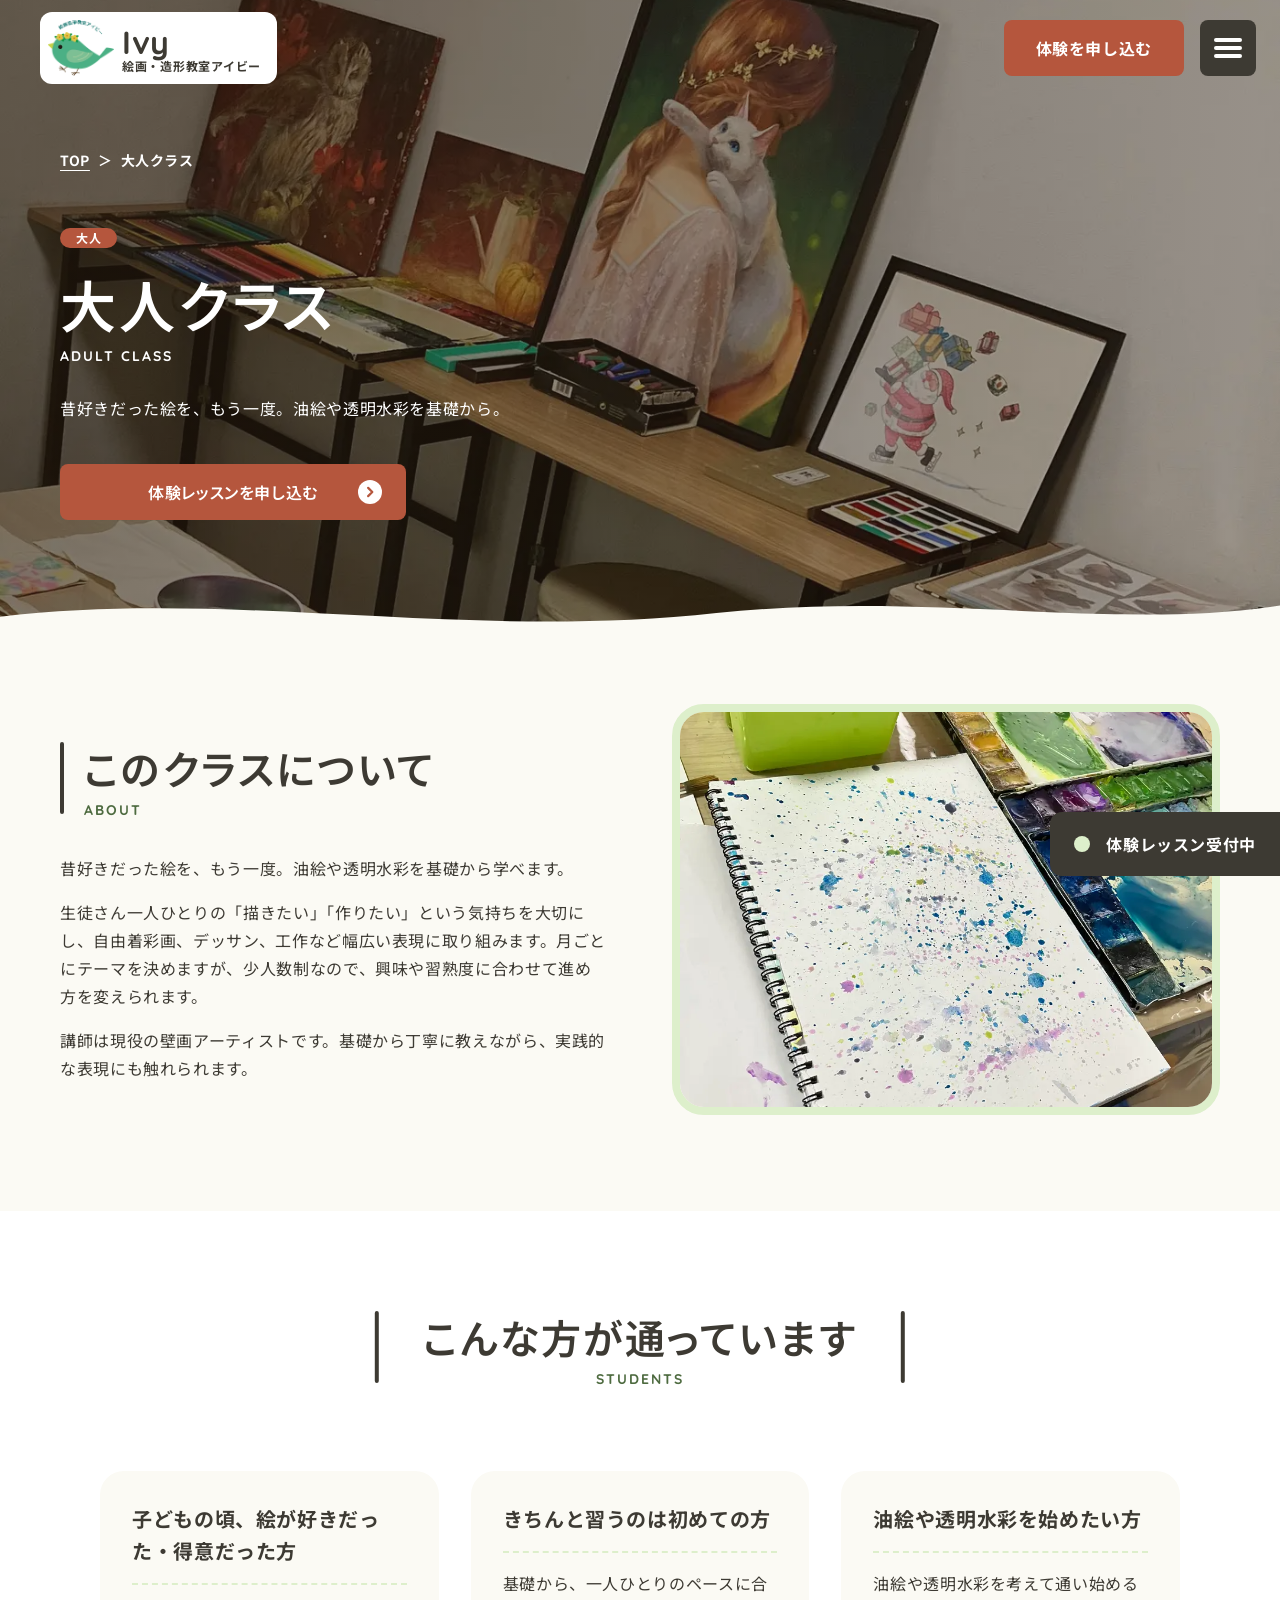
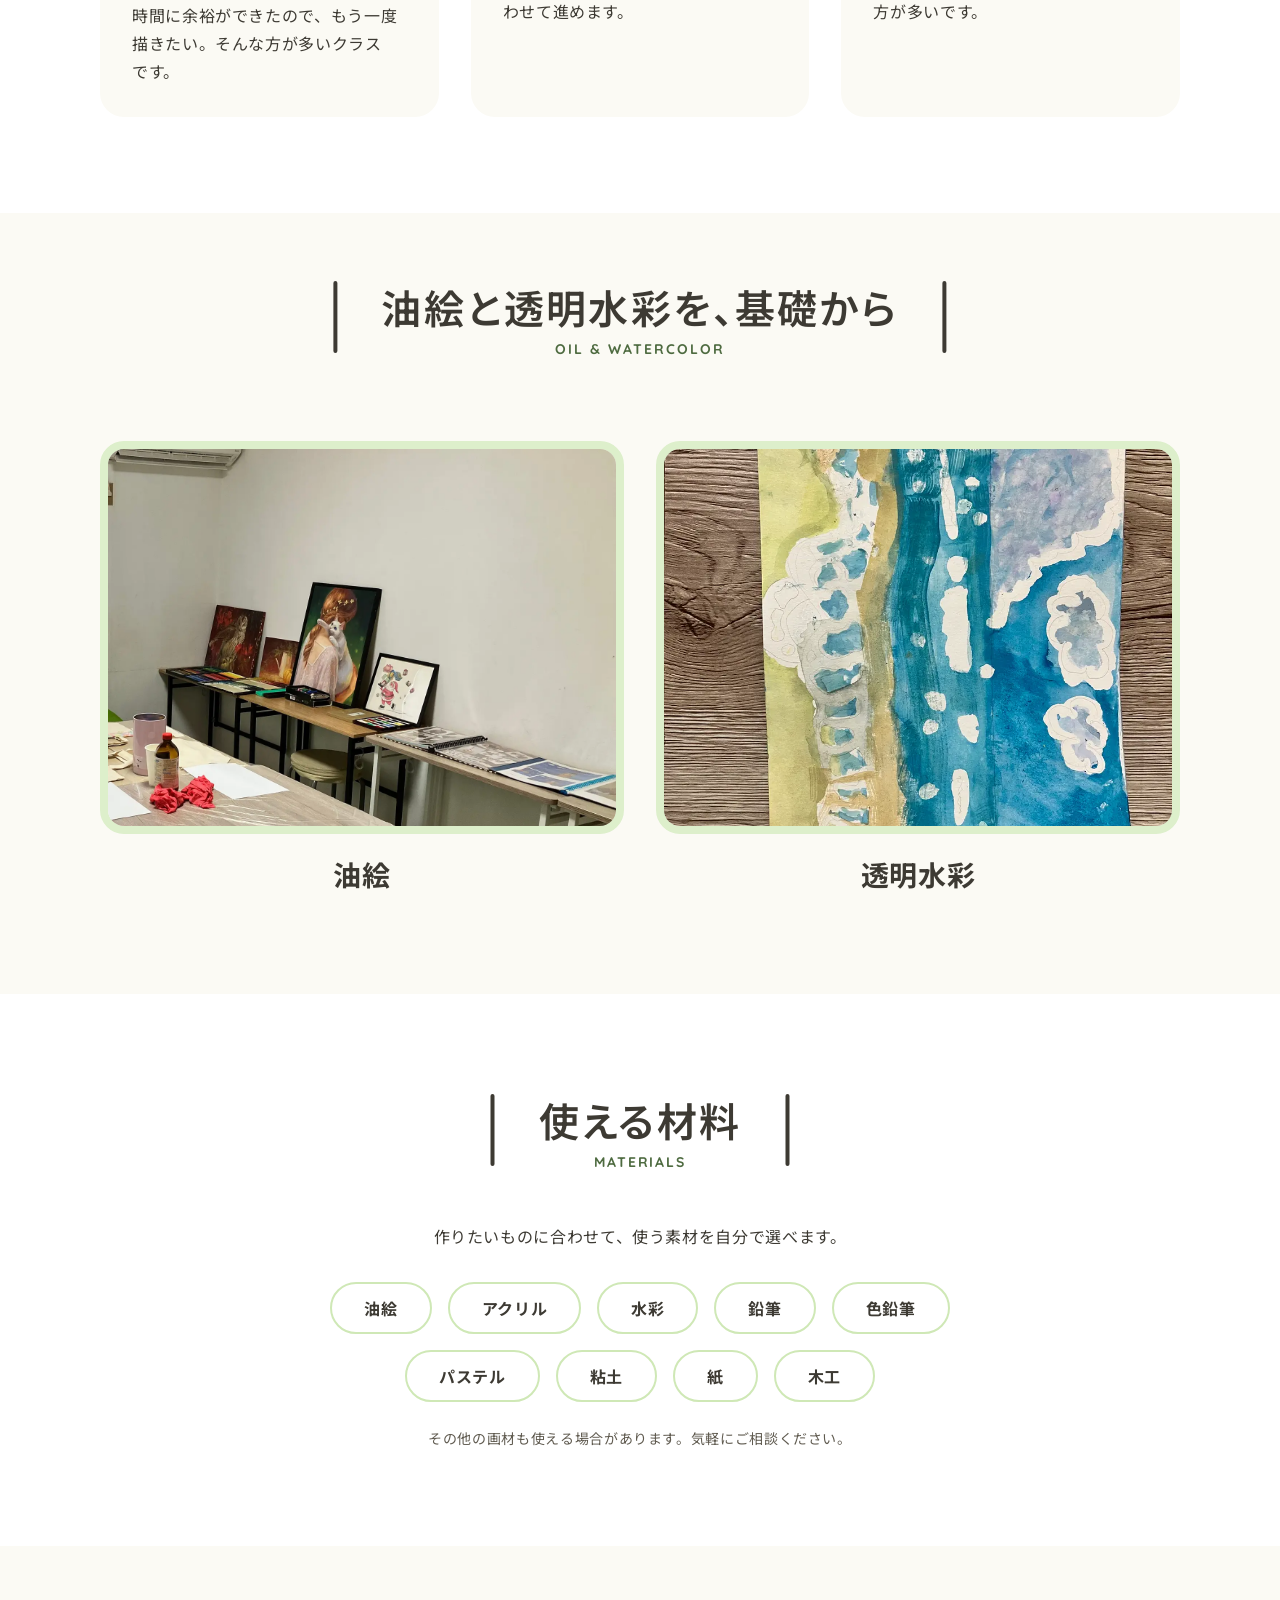
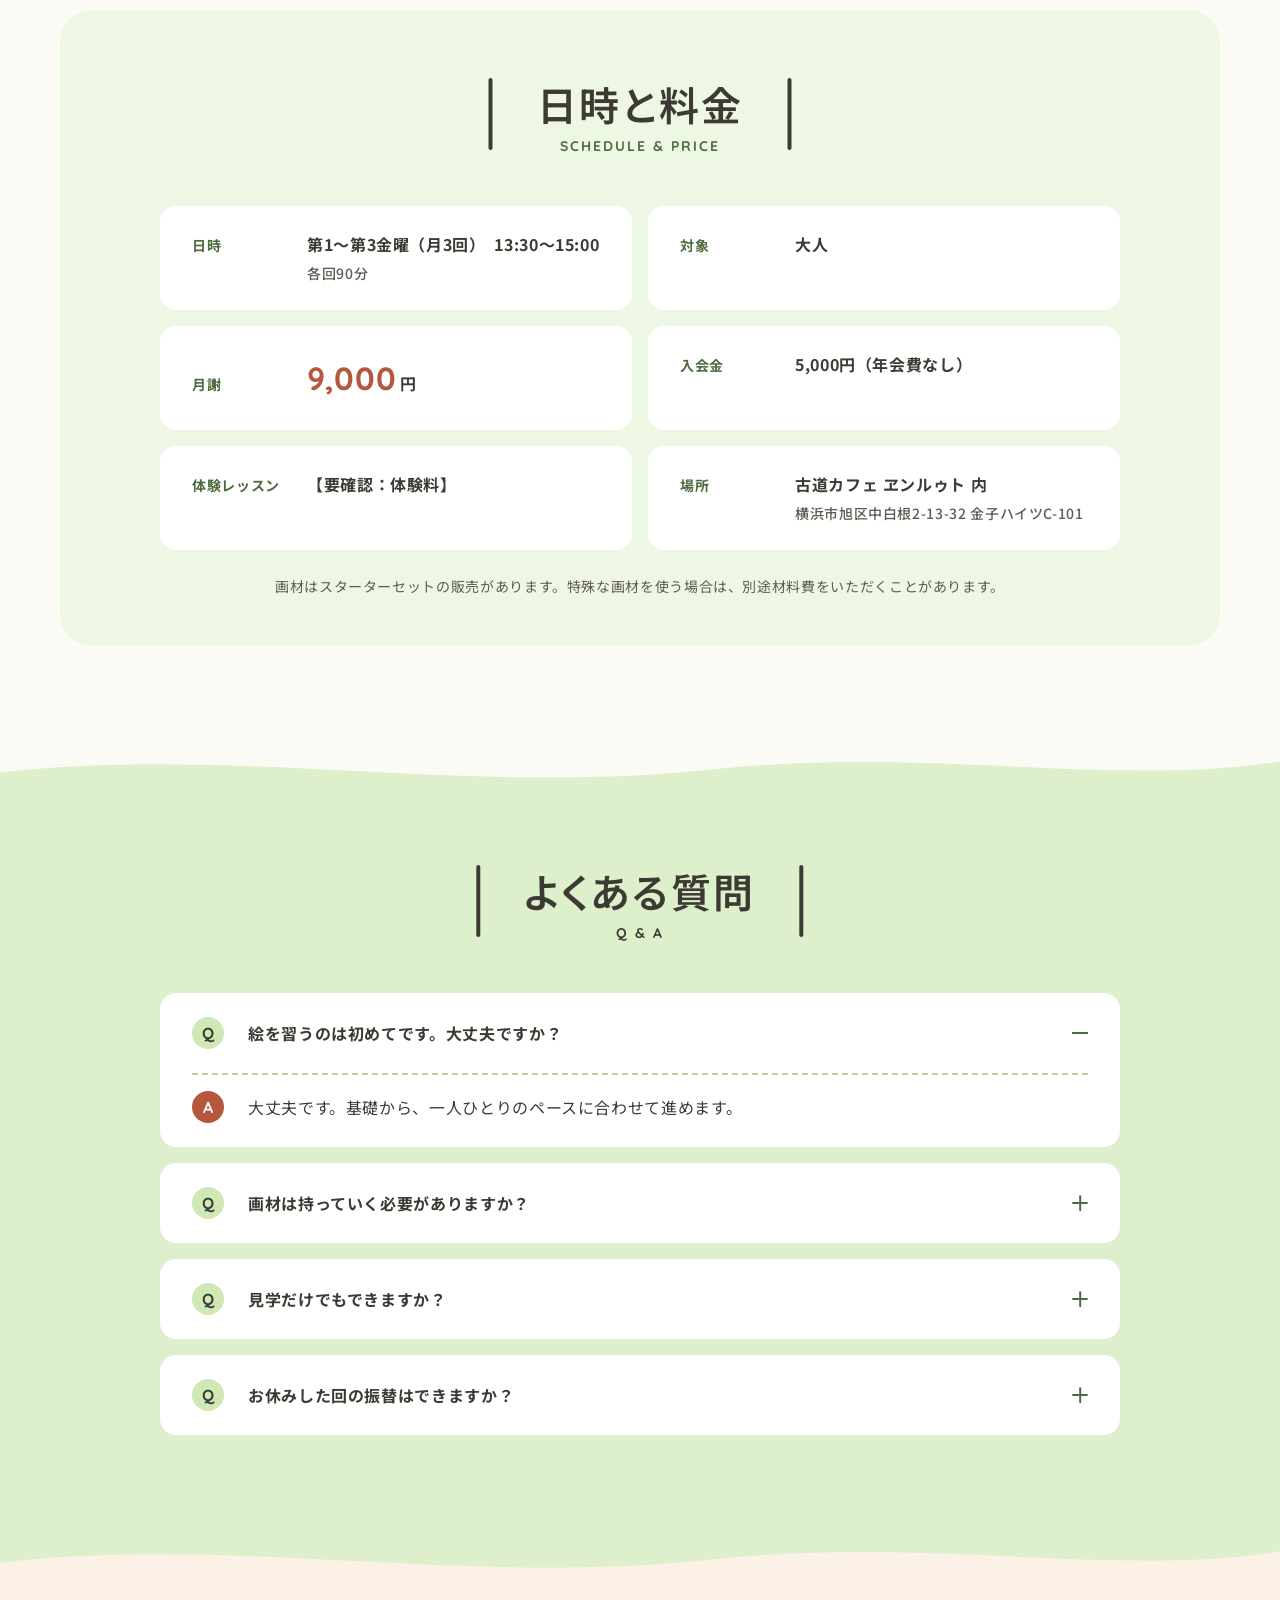
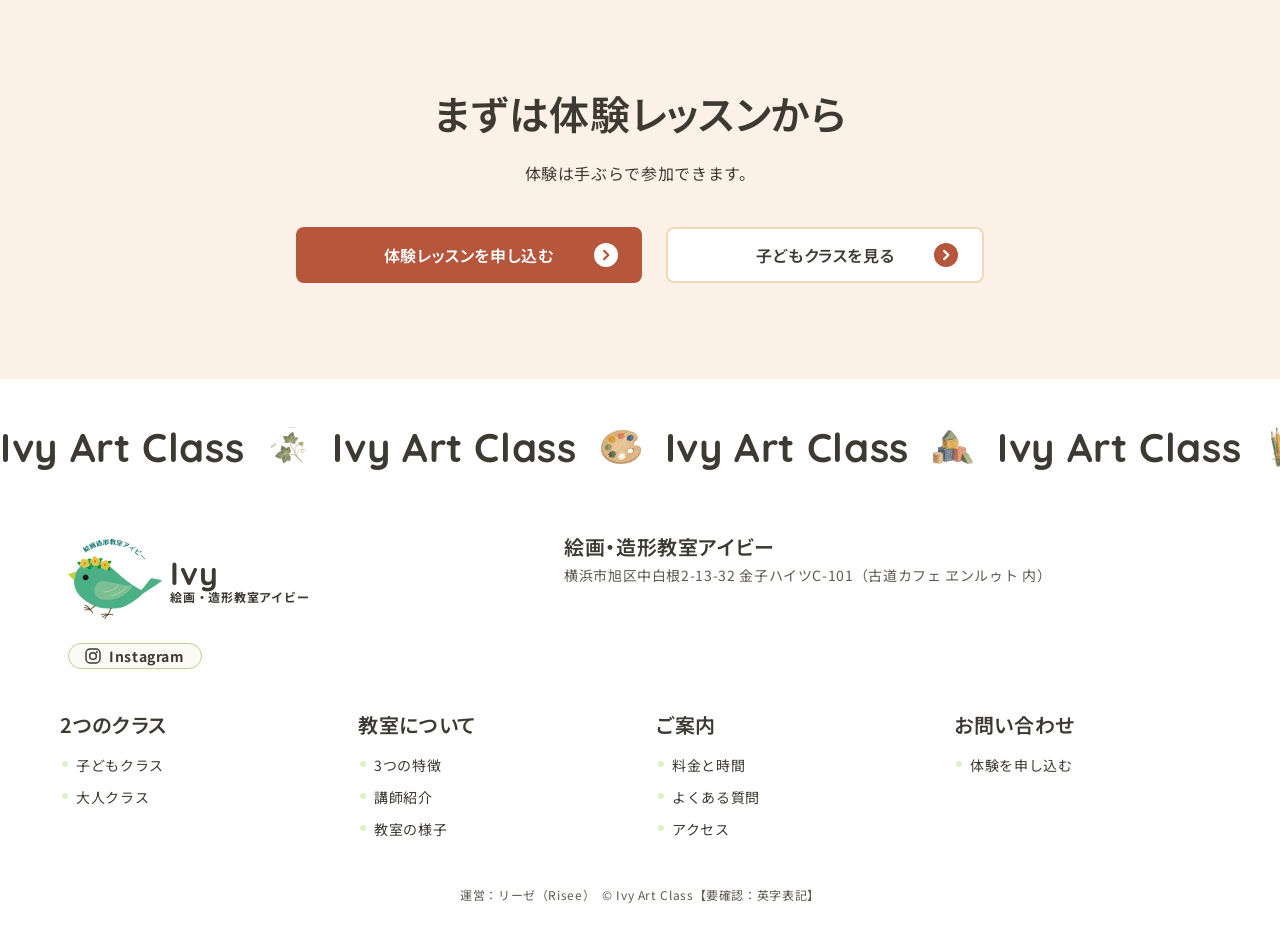
<file: adult/index.html>
<!doctype html>
<html lang="ja">
<head>
<meta charset="utf-8">
<meta name="viewport" content="width=device-width,initial-scale=1">
<meta name="robots" content="noindex,nofollow">
<title>大人クラス｜絵画・造形教室アイビー</title>
<meta name="description" content="絵画・造形教室アイビーの大人クラス。昔好きだった絵を、もう一度。油絵や透明水彩を基礎から学べます。">
<link rel="icon" href="../assets/img/favicon.svg" type="image/svg+xml">
<meta property="og:type" content="website">
<meta property="og:site_name" content="絵画・造形教室アイビー">
<meta property="og:title" content="大人クラス｜絵画・造形教室アイビー">
<meta property="og:description" content="絵画・造形教室アイビーの大人クラス。昔好きだった絵を、もう一度。油絵や透明水彩を基礎から学べます。">
<meta property="og:image" content="https://mai25milk-web.github.io/ivy-art-top/assets/img/ogp.jpg">
<meta name="twitter:card" content="summary_large_image">
<link rel="preconnect" href="https://fonts.googleapis.com">
<link rel="preconnect" href="https://fonts.gstatic.com" crossorigin>
<link href="https://fonts.googleapis.com/css2?family=Quicksand:wght@700&family=Noto+Sans+JP:wght@400;500;600;700&display=swap" rel="stylesheet">
<link rel="stylesheet" href="../assets/css/style.css?v=g13">
<link rel="stylesheet" href="../assets/css/sub.css?v=9">
</head>
<body>
<svg width="0" height="0" class="defs" aria-hidden="true">
  <symbol id="leaf" viewBox="-18 -16 36 34"><path fill="currentColor" d="M0-15C6-15 9-9 8-5 13-7 18-3 16 3 14 9 6 12 0 17-6 12-14 9-16 3-18-3-13-7-8-5-9-9-6-15 0-15Z"/><path d="M0 17V-6M0 4 9-1M0 4-9-1" stroke="#fff" stroke-width="1.6" fill="none" stroke-linecap="round"/></symbol>
  <symbol id="insta" viewBox="0 0 24 24"><rect x="1.5" y="1.5" width="21" height="21" rx="6" fill="none" stroke="currentColor" stroke-width="2.2"/><circle cx="12" cy="12" r="5" fill="none" stroke="currentColor" stroke-width="2.2"/><circle cx="18" cy="6" r="1.5" fill="currentColor"/></symbol>
  <symbol id="arrow" viewBox="0 0 26 26"><circle cx="13" cy="13" r="13" fill="currentColor"/><path d="M11 8.5 15.5 13 11 17.5" fill="none" stroke="var(--arrow-fg,#fff)" stroke-width="2.4" stroke-linecap="round" stroke-linejoin="round"/></symbol>
</svg>

<header class="hd" id="top">
  <a class="logo" href="../" aria-label="絵画・造形教室アイビー トップへ">
    <img class="logo__mark" src="../assets/img/logo.webp" alt="" width="283" height="240">
    <span class="logo__txt"><b>Ivy</b><small>絵画・造形教室アイビー</small></span>
  </a>
  <div class="hd__r">
    <a class="hd__cta" href="../trial/">体験<span class="only-pc">を</span>申<span class="only-pc">し</span>込<span class="only-pc">む</span></a>
    <button class="hd__menu" type="button" aria-label="メニューを開く" aria-expanded="false" aria-controls="nav"><span></span><span></span><span></span></button>
  </div>
</header>

<nav class="nav" id="nav" hidden>
  <ul>
    <li><a href="../#classes">2つのクラス</a></li>
    <li><a href="../#features">3つの特徴</a></li>
    <li><a href="../#grow">子どもに育てたい力</a></li>
    <li><a href="../#teacher">講師紹介</a></li>
    <li><a href="../#instagram">教室の様子</a></li>
    <li><a href="../#price">料金と時間</a></li>
    <li><a href="../#faq">よくある質問</a></li>
    <li><a href="../#access">アクセス</a></li>
    <li><a href="../trial/">体験を申し込む</a></li>
  </ul>
</nav>

<main>
<section class="sub-hero">
  <img class="sub-hero__bg" src="../assets/img/ph-oil.webp" alt="教室の棚に並べた油絵と画材" width="1400" height="1013" fetchpriority="high">
  <div class="sub-hero__in">
    <ol class="crumbs" aria-label="現在の位置"><li><a href="../">TOP</a></li><li aria-current="page">大人クラス</li></ol>
    <p class="tag tag--accent">大人</p>
    <h1>大人クラス</h1>
    <p class="en">ADULT CLASS</p>
    <p class="sub-hero__lead">昔好きだった絵を、もう一度。油絵や透明水彩を基礎から。</p>
    <a class="btn btn--green" href="../trial/">体験レッスンを申し込む<svg><use href="#arrow"/></svg></a>
  </div>
  <svg class="wave" viewBox="0 0 1440 60" preserveAspectRatio="none" aria-hidden="true"><path fill="#FBFAF4" d="M0 34C260 4 520 60 806 30 1050 6 1250 50 1440 22V60H0Z"/></svg>
</section>
<div class="cream">
  <section class="sec about">
    <div class="about__txt">
      <header class="head head--left"><h2>このクラスについて</h2><p>ABOUT</p></header>
      <p>昔好きだった絵を、もう一度。油絵や透明水彩を基礎から学べます。</p>
      <p>生徒さん一人ひとりの「描きたい」「作りたい」という気持ちを大切にし、自由着彩画、デッサン、工作など幅広い表現に取り組みます。月ごとにテーマを決めますが、少人数制なので、興味や習熟度に合わせて進め方を変えられます。</p>
      <p>講師は現役の壁画アーティストです。基礎から丁寧に教えながら、実践的な表現にも触れられます。</p>
    </div>
    <div class="about__ph"><img src="../assets/img/ph-watercolor.webp" alt="水彩絵の具のパレットと、色を散らした画用紙" width="900" height="1200" loading="lazy"></div>
  </section>
</div>

<div class="white-band">
  <section class="sec sec--tight">
    <header class="head"><h2>こんな方が<br class="only-sp">通っています</h2><p>STUDENTS</p></header>
    <ul class="fit fit--txt">
      <li><b>子どもの頃、絵が好きだった・得意だった方</b><p>時間に余裕ができたので、もう一度描きたい。そんな方が多いクラスです。</p></li>
      <li><b>きちんと習うのは初めての方</b><p>基礎から、一人ひとりのペースに合わせて進めます。</p></li>
      <li><b>油絵や透明水彩を始めたい方</b><p>油絵や透明水彩を考えて通い始める方が多いです。</p></li>
    </ul>
  </section>
</div>

<div class="cream">
  <section class="sec">
    <header class="head"><h2>油絵と透明水彩を、<br class="only-sp">基礎から</h2><p>OIL &amp; WATERCOLOR</p></header>
    <div class="two-ph">
      <figure><img src="../assets/img/ph-paintings.webp" alt="教室に並べた油絵や画材" width="1400" height="1050" loading="lazy"><figcaption><b>油絵</b></figcaption></figure>
      <figure><img src="../assets/img/ph-watercolor2.webp" alt="海と空を描いた絵" width="900" height="1200" loading="lazy"><figcaption><b>透明水彩</b></figcaption></figure>
    </div>
  </section>
</div>

<div class="white-band">
  <section class="sec sec--tight">
    <header class="head"><h2>使える材料</h2><p>MATERIALS</p></header>
    <p class="lead-c">作りたいものに合わせて、使う素材を自分で選べます。</p>
    <ul class="mats-l"><li>油絵</li><li>アクリル</li><li>水彩</li><li>鉛筆</li><li>色鉛筆</li><li>パステル</li><li>粘土</li><li>紙</li><li>木工</li></ul>
    <p class="note-c">その他の画材も使える場合があります。気軽にご相談ください。</p>
  </section>
</div>

<div class="cream">

  <section class="sec">
    <div class="price__box">
      <header class="head"><h2>日時と料金</h2><p>SCHEDULE &amp; PRICE</p></header>
      <dl class="sched">
        <div><dt>日時</dt><dd>第1〜第3金曜（月3回）　13:30〜15:00<br><small>各回90分</small></dd></div>
        <div><dt>対象</dt><dd>大人</dd></div>
        <div><dt>月謝</dt><dd><b>9,000</b>円</dd></div>
        <div><dt>入会金</dt><dd>5,000円（年会費なし）</dd></div>
        <div><dt>体験レッスン</dt><dd>【要確認：体験料】</dd></div>
        <div><dt>場所</dt><dd>古道カフェ ヱンルゥト 内<br><small>横浜市旭区中白根2-13-32 金子ハイツC-101</small></dd></div>
      </dl>
      <p class="price__note">画材はスターターセットの販売があります。特殊な画材を使う場合は、別途材料費をいただくことがあります。</p>
    </div>
  </section>
  <svg class="wave wave--down" viewBox="0 0 1440 60" preserveAspectRatio="none" aria-hidden="true"><path fill="#DDEFCB" d="M0 34C260 4 520 60 806 30 1050 6 1250 50 1440 22V60H0Z"/></svg>
</div>

<div class="band band--faq">
  <section class="sec" id="faq">
    <header class="head"><h2>よくある質問</h2><p>Q &amp; A</p></header>
    <div class="faq">
      <details open><summary><i>Q</i>絵を習うのは初めてです。大丈夫ですか？</summary><p><i>A</i>大丈夫です。基礎から、一人ひとりのペースに合わせて進めます。</p></details>
      <details><summary><i>Q</i>画材は持っていく必要がありますか？</summary><p><i>A</i>体験は手ぶらで参加できます。入会後はスターターセット（販売）から始められます。</p></details>
      <details><summary><i>Q</i>見学だけでもできますか？</summary><p><i>A</i>【要確認：見学の可否・料金・申込方法】</p></details>
      <details><summary><i>Q</i>お休みした回の振替はできますか？</summary><p><i>A</i>【要確認：振替ルール】</p></details>
    </div>
  </section>
  <svg class="wave" viewBox="0 0 1440 60" preserveAspectRatio="none" aria-hidden="true"><path fill="#FCF1E6" d="M0 34C260 4 520 60 806 30 1050 6 1250 50 1440 22V60H0Z"/></svg>
</div>

<section class="cta-b">
  <h2>まずは体験レッスンから</h2>
  <p>体験は手ぶらで参加できます。</p>
  <div class="cta-b__btns">
    <a class="btn btn--green" href="../trial/">体験レッスンを申し込む<svg><use href="#arrow"/></svg></a>
    <a class="btn btn--white" href="../kids/">子どもクラスを見る<svg><use href="#arrow"/></svg></a>
  </div>
</section>
</main>

<footer class="ft">
  <div class="mq" aria-hidden="true"><div class="mq__track">
    <span>Ivy Art Class</span><img src="../assets/img/ic-ivy.webp" alt="" loading="lazy"><span>Ivy Art Class</span><img src="../assets/img/ic-palette.webp" alt="" loading="lazy"><span>Ivy Art Class</span><img src="../assets/img/ic-blocks.webp" alt="" loading="lazy"><span>Ivy Art Class</span><img src="../assets/img/ic-pencils.webp" alt="" loading="lazy">
    <span>Ivy Art Class</span><img src="../assets/img/ic-ivy.webp" alt="" loading="lazy"><span>Ivy Art Class</span><img src="../assets/img/ic-palette.webp" alt="" loading="lazy"><span>Ivy Art Class</span><img src="../assets/img/ic-blocks.webp" alt="" loading="lazy"><span>Ivy Art Class</span><img src="../assets/img/ic-pencils.webp" alt="" loading="lazy">
  </div></div>
  <div class="ft__main">
    <div class="ft__brand">
      <a class="logo" href="../"><img class="logo__mark" src="../assets/img/logo.webp" alt="" width="283" height="240"><span class="logo__txt"><b>Ivy</b><small>絵画・造形教室アイビー</small></span></a>
      <a class="ft__insta" href="https://www.instagram.com/painting.art.class/" target="_blank" rel="noopener"><svg><use href="#insta"/></svg>Instagram</a>
    </div>
    <div class="ft__addr">
      <h2>絵画・造形教室アイビー</h2>
      <p>横浜市旭区中白根2-13-32 金子ハイツC-101<br class="only-sp">（古道カフェ ヱンルゥト 内）</p>
    </div>
  </div>
  <div class="ft__cols">
    <div><h3>2つのクラス</h3><ul><li><a href="../kids/">子どもクラス</a></li><li><a href="../adult/">大人クラス</a></li></ul></div>
    <div><h3>教室について</h3><ul><li><a href="../#features">3つの特徴</a></li><li><a href="../#teacher">講師紹介</a></li><li><a href="../#instagram">教室の様子</a></li></ul></div>
    <div><h3>ご案内</h3><ul><li><a href="../#price">料金と時間</a></li><li><a href="../#faq">よくある質問</a></li><li><a href="../#access">アクセス</a></li></ul></div>
    <div><h3>お問い合わせ</h3><ul><li><a href="../trial/">体験を申し込む</a></li></ul></div>
  </div>
  <p class="ft__c">運営：リーゼ（Risee）　© Ivy Art Class【要確認：英字表記】</p>
</footer>

<a class="tab" href="../trial/"><i></i>体験レッスン受付中</a>
<a class="spbar" href="../trial/">体験を申し込む<svg><use href="#arrow"/></svg></a>
<script src="../assets/js/vendor/gsap.min.js"></script>
<script src="../assets/js/vendor/ScrollTrigger.min.js"></script>
<script src="../assets/js/main.js?v=4"></script>
</body>
</html>
</file>
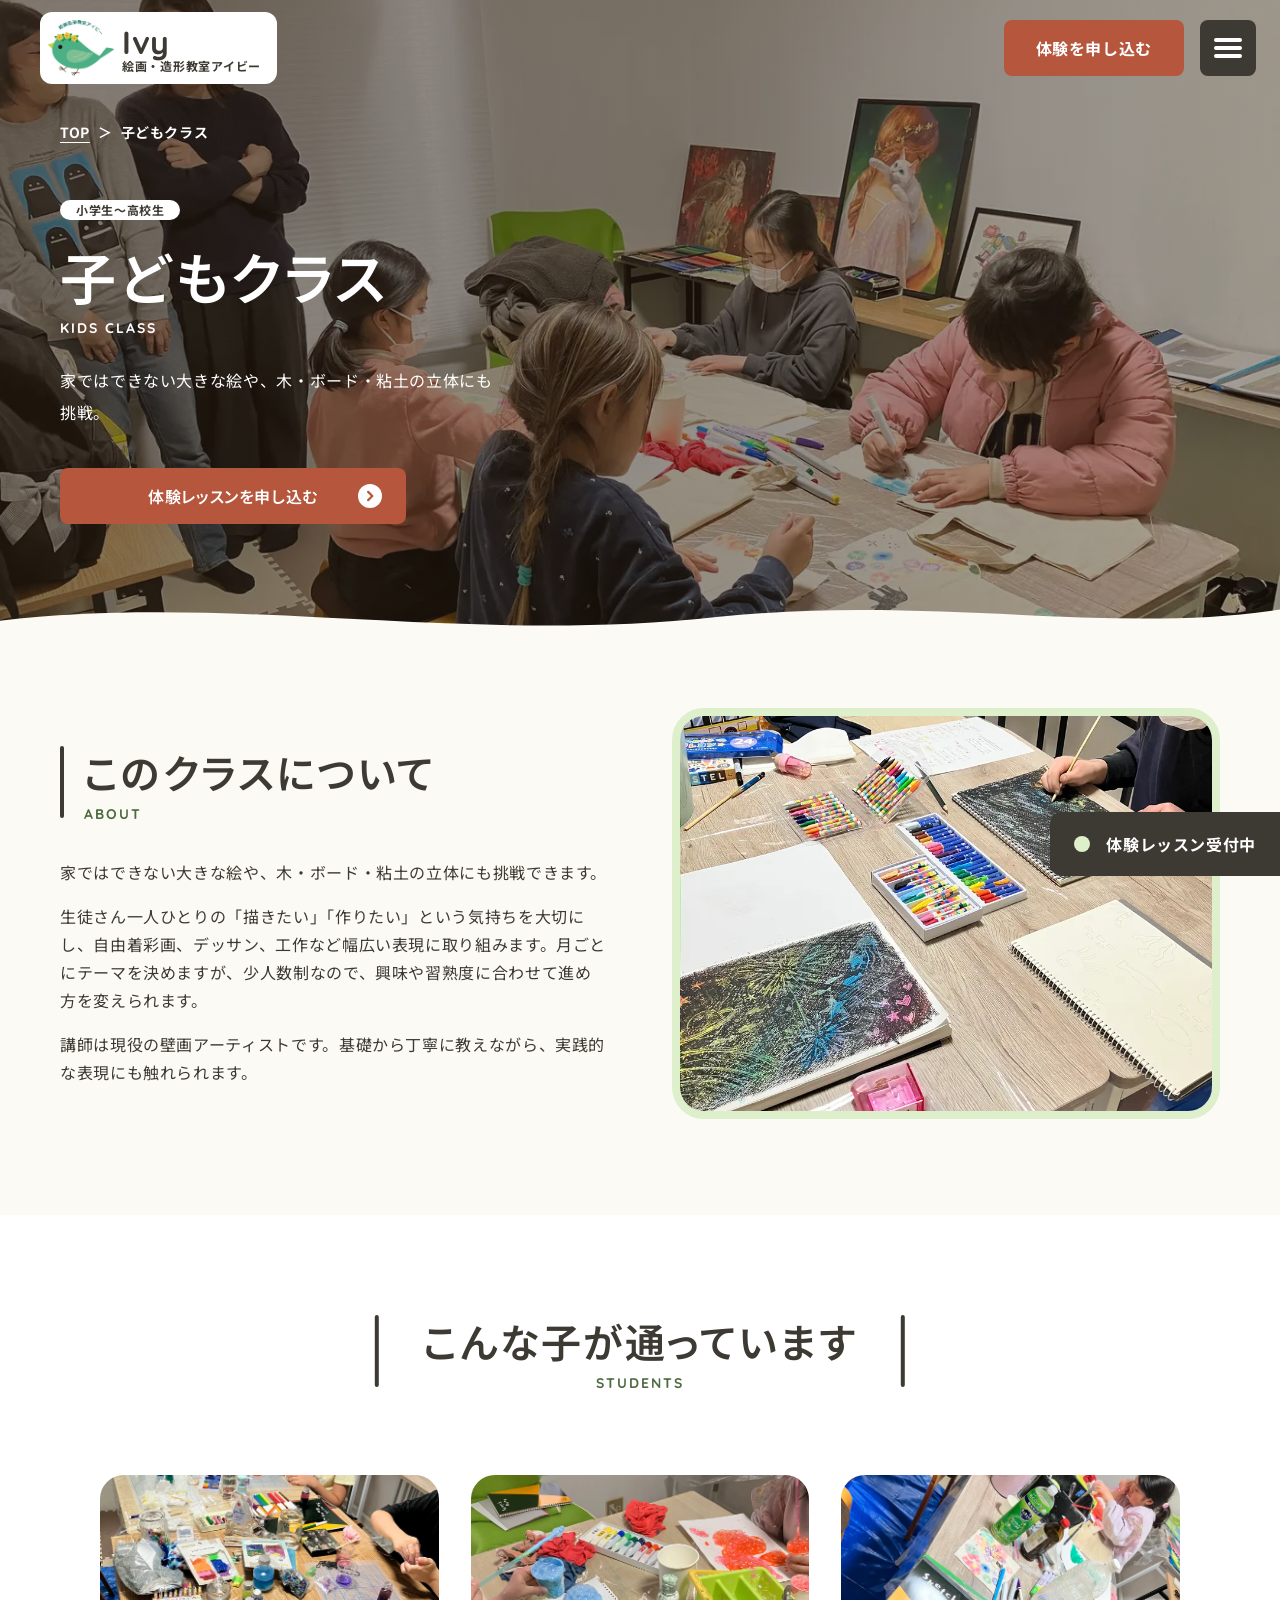
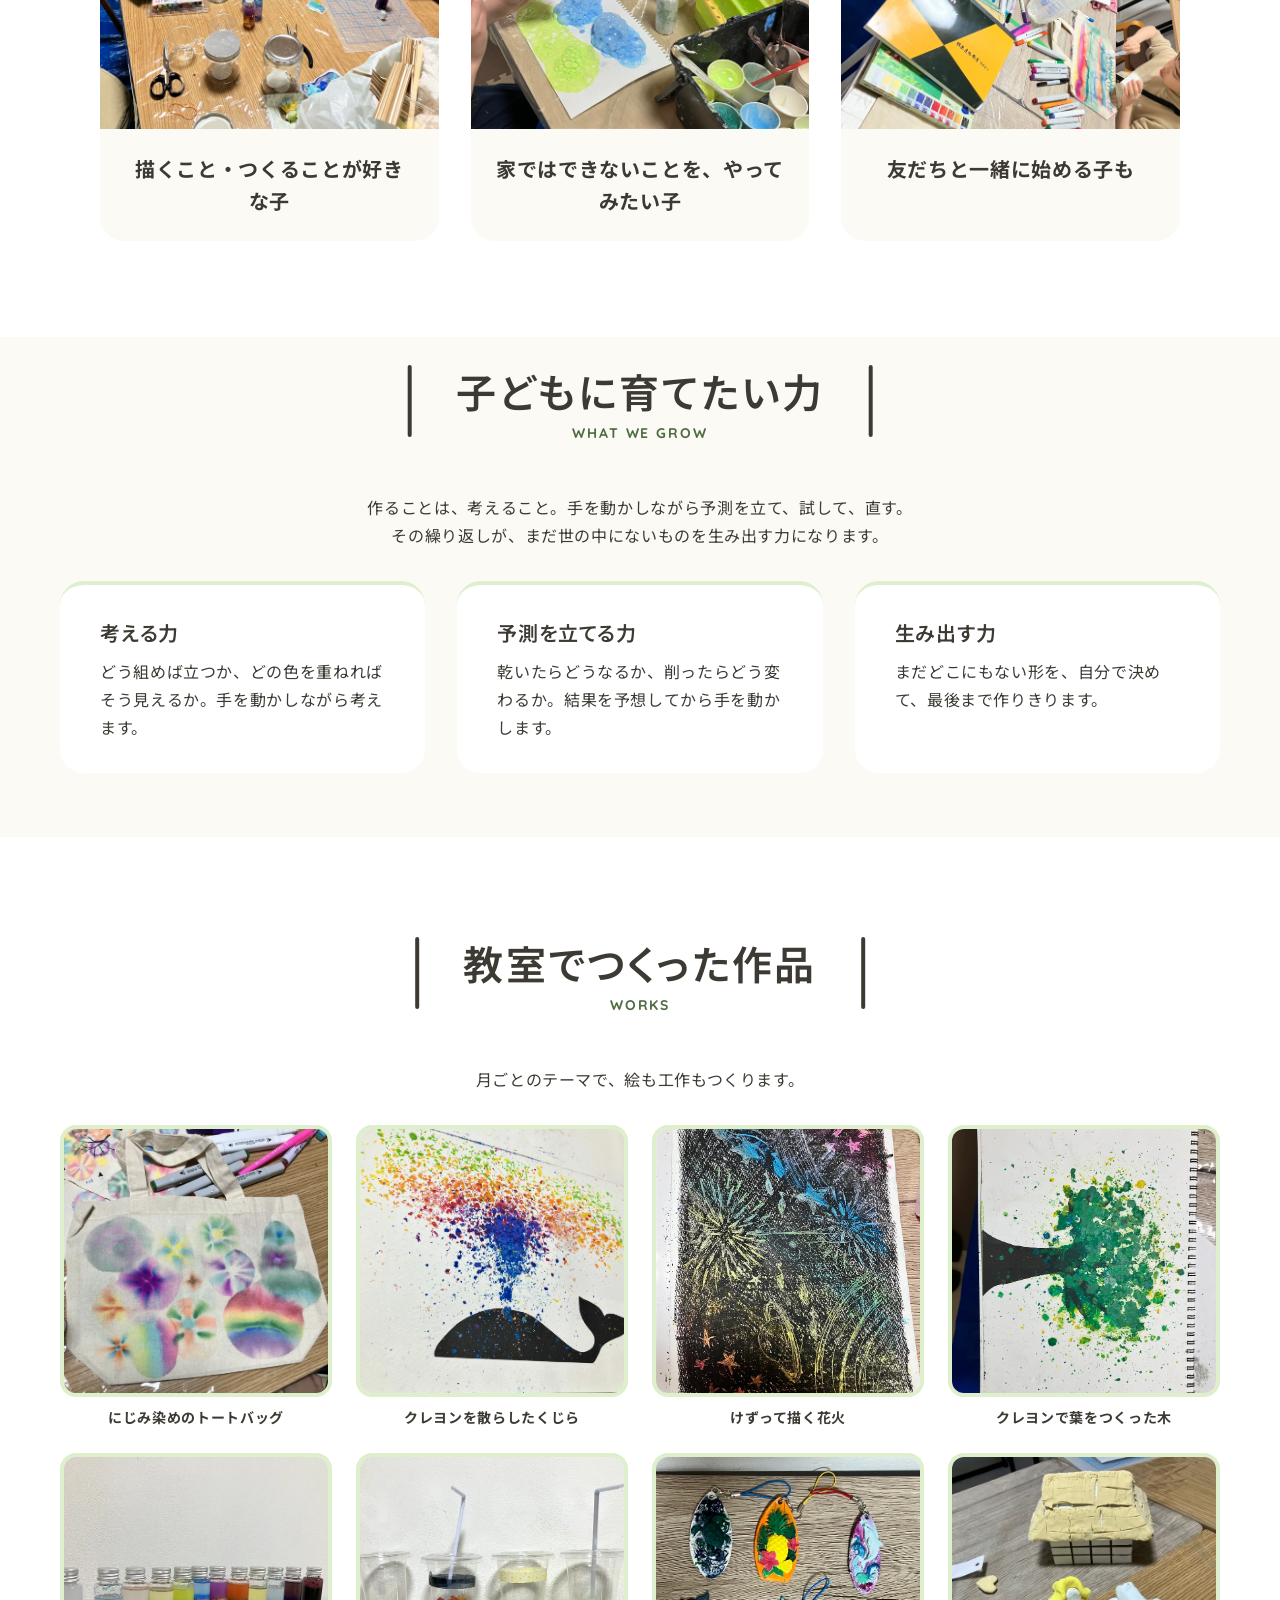
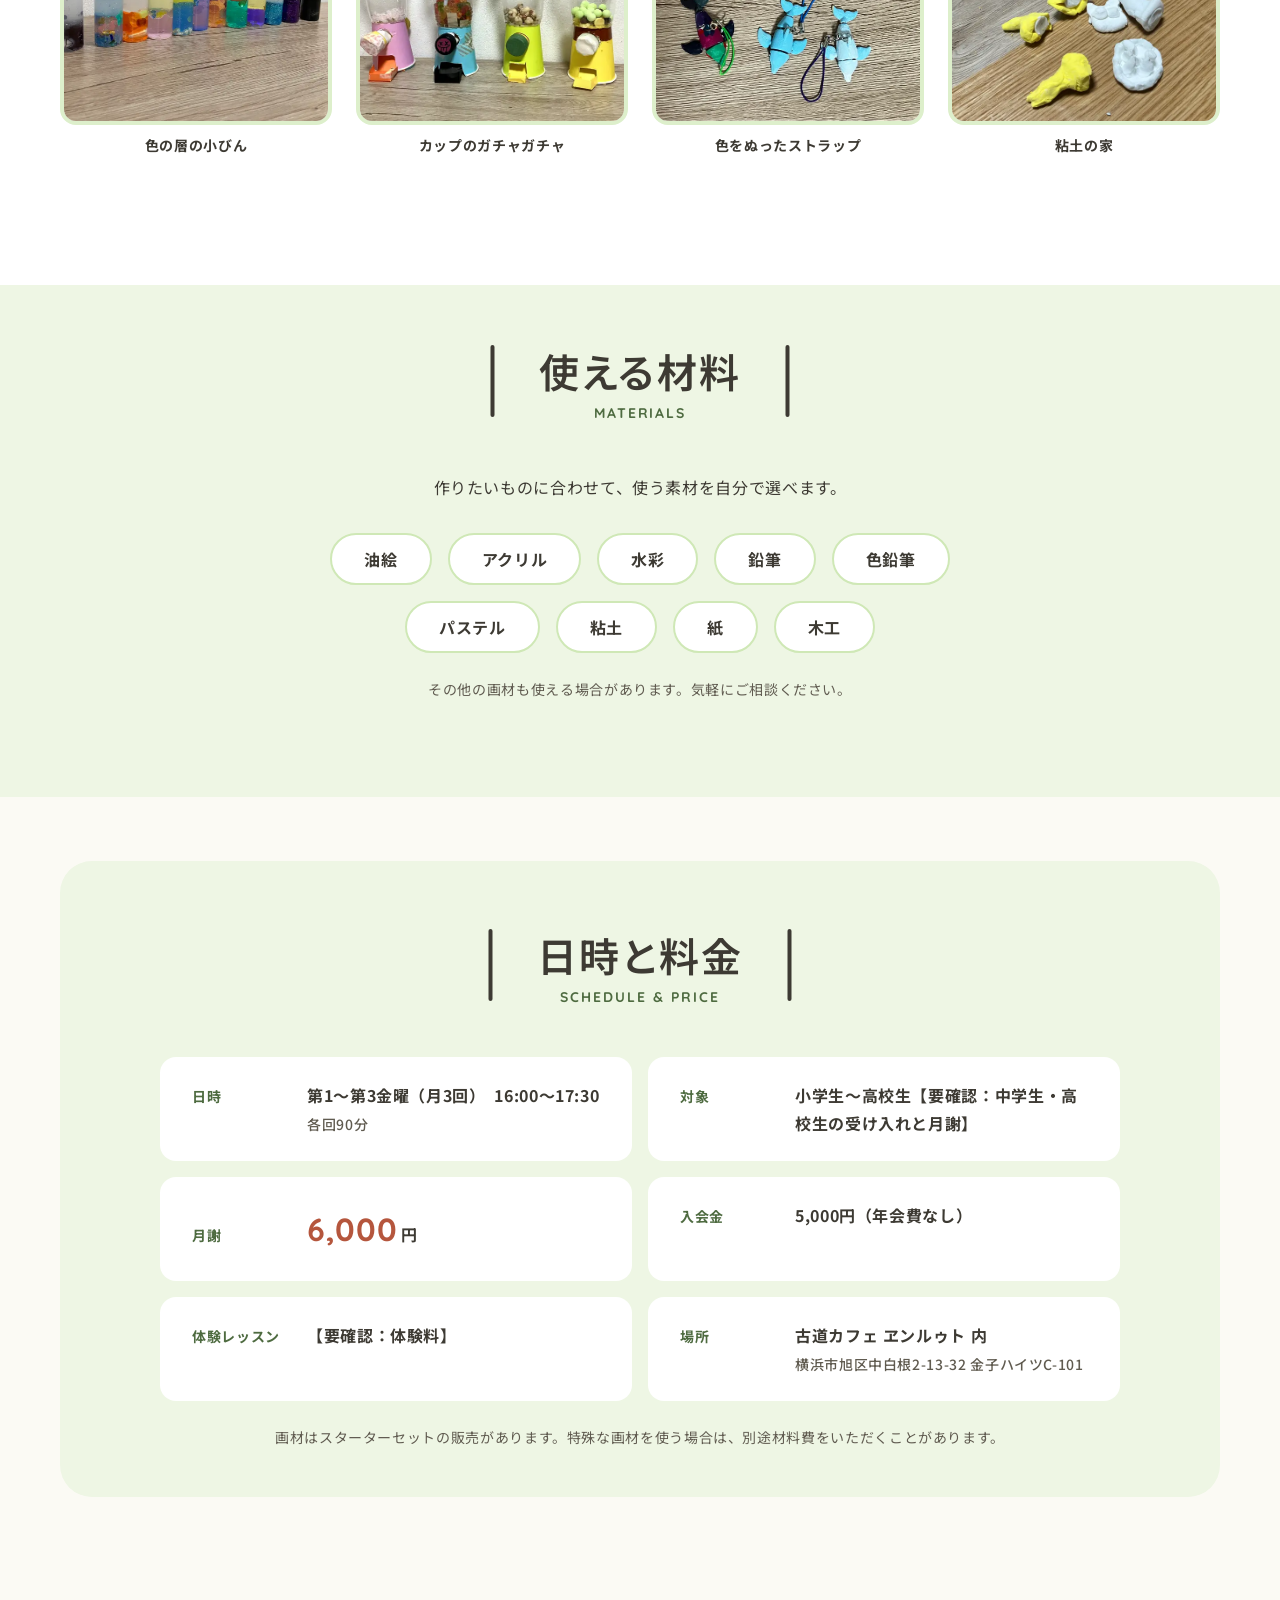
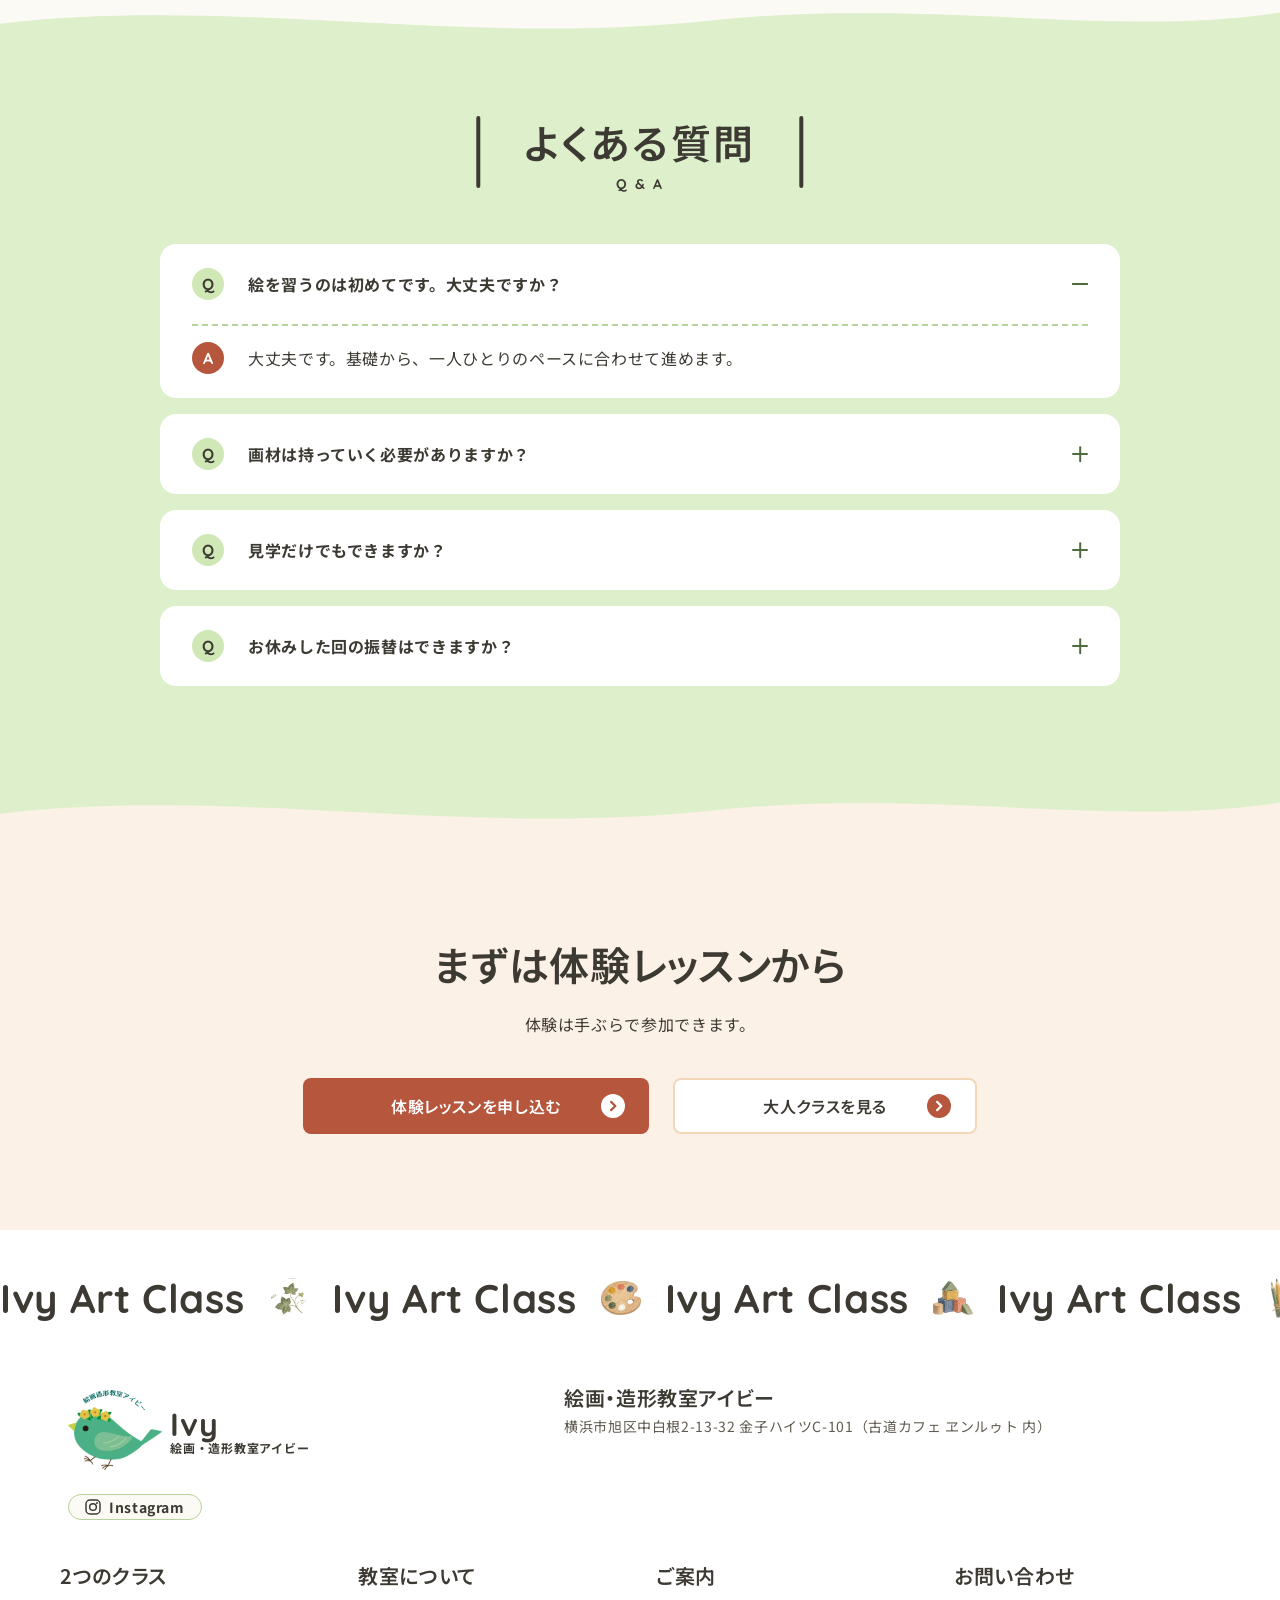
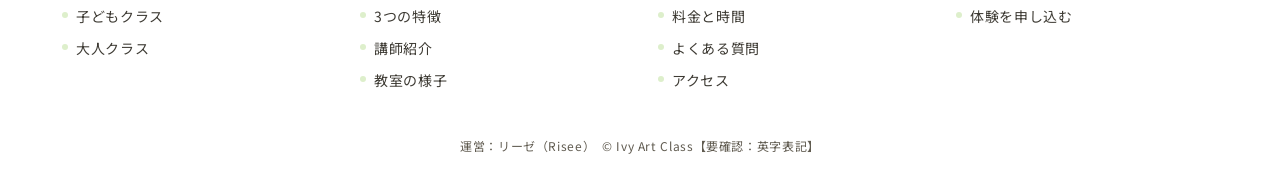
<file: kids/index.html>
<!doctype html>
<html lang="ja">
<head>
<meta charset="utf-8">
<meta name="viewport" content="width=device-width,initial-scale=1">
<meta name="robots" content="noindex,nofollow">
<title>子どもクラス｜絵画・造形教室アイビー</title>
<meta name="description" content="絵画・造形教室アイビーの子どもクラス。家ではできない大きな絵や、木・ボード・粘土の立体にも挑戦できます。">
<link rel="icon" href="../assets/img/favicon.svg" type="image/svg+xml">
<meta property="og:type" content="website">
<meta property="og:site_name" content="絵画・造形教室アイビー">
<meta property="og:title" content="子どもクラス｜絵画・造形教室アイビー">
<meta property="og:description" content="絵画・造形教室アイビーの子どもクラス。家ではできない大きな絵や、木・ボード・粘土の立体にも挑戦できます。">
<meta property="og:image" content="https://mai25milk-web.github.io/ivy-art-top/assets/img/ogp.jpg">
<meta name="twitter:card" content="summary_large_image">
<link rel="preconnect" href="https://fonts.googleapis.com">
<link rel="preconnect" href="https://fonts.gstatic.com" crossorigin>
<link href="https://fonts.googleapis.com/css2?family=Quicksand:wght@700&family=Noto+Sans+JP:wght@400;500;600;700&display=swap" rel="stylesheet">
<link rel="stylesheet" href="../assets/css/style.css?v=g13">
<link rel="stylesheet" href="../assets/css/sub.css?v=9">
</head>
<body>
<svg width="0" height="0" class="defs" aria-hidden="true">
  <symbol id="leaf" viewBox="-18 -16 36 34"><path fill="currentColor" d="M0-15C6-15 9-9 8-5 13-7 18-3 16 3 14 9 6 12 0 17-6 12-14 9-16 3-18-3-13-7-8-5-9-9-6-15 0-15Z"/><path d="M0 17V-6M0 4 9-1M0 4-9-1" stroke="#fff" stroke-width="1.6" fill="none" stroke-linecap="round"/></symbol>
  <symbol id="insta" viewBox="0 0 24 24"><rect x="1.5" y="1.5" width="21" height="21" rx="6" fill="none" stroke="currentColor" stroke-width="2.2"/><circle cx="12" cy="12" r="5" fill="none" stroke="currentColor" stroke-width="2.2"/><circle cx="18" cy="6" r="1.5" fill="currentColor"/></symbol>
  <symbol id="arrow" viewBox="0 0 26 26"><circle cx="13" cy="13" r="13" fill="currentColor"/><path d="M11 8.5 15.5 13 11 17.5" fill="none" stroke="var(--arrow-fg,#fff)" stroke-width="2.4" stroke-linecap="round" stroke-linejoin="round"/></symbol>
</svg>

<header class="hd" id="top">
  <a class="logo" href="../" aria-label="絵画・造形教室アイビー トップへ">
    <img class="logo__mark" src="../assets/img/logo.webp" alt="" width="283" height="240">
    <span class="logo__txt"><b>Ivy</b><small>絵画・造形教室アイビー</small></span>
  </a>
  <div class="hd__r">
    <a class="hd__cta" href="../trial/">体験<span class="only-pc">を</span>申<span class="only-pc">し</span>込<span class="only-pc">む</span></a>
    <button class="hd__menu" type="button" aria-label="メニューを開く" aria-expanded="false" aria-controls="nav"><span></span><span></span><span></span></button>
  </div>
</header>

<nav class="nav" id="nav" hidden>
  <ul>
    <li><a href="../#classes">2つのクラス</a></li>
    <li><a href="../#features">3つの特徴</a></li>
    <li><a href="../#grow">子どもに育てたい力</a></li>
    <li><a href="../#teacher">講師紹介</a></li>
    <li><a href="../#instagram">教室の様子</a></li>
    <li><a href="../#price">料金と時間</a></li>
    <li><a href="../#faq">よくある質問</a></li>
    <li><a href="../#access">アクセス</a></li>
    <li><a href="../trial/">体験を申し込む</a></li>
  </ul>
</nav>

<main>
<section class="sub-hero">
  <img class="sub-hero__bg" src="../assets/img/ph-lesson.webp" alt="教室の机で、子どもたちがトートバッグに絵を描いている様子" width="1400" height="1050" fetchpriority="high">
  <div class="sub-hero__in">
    <ol class="crumbs" aria-label="現在の位置"><li><a href="../">TOP</a></li><li aria-current="page">子どもクラス</li></ol>
    <p class="tag tag--main">小学生〜高校生</p>
    <h1>子どもクラス</h1>
    <p class="en">KIDS CLASS</p>
    <p class="sub-hero__lead">家ではできない大きな絵や、木・ボード・粘土の立体にも挑戦。</p>
    <a class="btn btn--green" href="../trial/">体験レッスンを申し込む<svg><use href="#arrow"/></svg></a>
  </div>
  <svg class="wave" viewBox="0 0 1440 60" preserveAspectRatio="none" aria-hidden="true"><path fill="#FBFAF4" d="M0 34C260 4 520 60 806 30 1050 6 1250 50 1440 22V60H0Z"/></svg>
</section>
<div class="cream">
  <section class="sec about">
    <div class="about__txt">
      <header class="head head--left"><h2>このクラスについて</h2><p>ABOUT</p></header>
      <p>家ではできない大きな絵や、木・ボード・粘土の立体にも挑戦できます。</p>
      <p>生徒さん一人ひとりの「描きたい」「作りたい」という気持ちを大切にし、自由着彩画、デッサン、工作など幅広い表現に取り組みます。月ごとにテーマを決めますが、少人数制なので、興味や習熟度に合わせて進め方を変えられます。</p>
      <p>講師は現役の壁画アーティストです。基礎から丁寧に教えながら、実践的な表現にも触れられます。</p>
    </div>
    <div class="about__ph"><img src="../assets/img/ph-kids-scratch.webp" alt="クレヨンを塗り重ねた画用紙をけずって描いている子ども" width="900" height="1200" loading="lazy"></div>
  </section>
</div>

<div class="white-band">
  <section class="sec sec--tight">
    <header class="head"><h2>こんな子が<br class="only-sp">通っています</h2><p>STUDENTS</p></header>
    <ul class="fit">
      <li><img src="../assets/img/ph-kids-bottle.webp" alt="材料を広げた机で、小びんの作品をつくっている子ども" width="1400" height="1867" loading="lazy"><b>描くこと・つくることが好きな子</b></li>
      <li><img src="../assets/img/ph-bubble.webp" alt="泡の絵の具を画用紙にのせている手元" width="1400" height="1050" loading="lazy"><b>家ではできないことを、やってみたい子</b></li>
      <li><img src="../assets/img/ph-kids-bubble.webp" alt="同じ机で、ストローで泡の絵の具を吹いている子どもたち" width="1400" height="1867" loading="lazy"><b>友だちと一緒に始める子も</b></li>
    </ul>
  </section>
</div>

<div class="cream">
  <section class="sec sec--tight">
    <header class="head"><h2>子どもに<br class="only-sp">育てたい力</h2><p>WHAT WE GROW</p></header>
    <p class="lead-c">作ることは、考えること。手を動かしながら予測を立て、試して、直す。<br class="only-pc">その繰り返しが、まだ世の中にないものを生み出す力になります。</p>
    <div class="powers powers--plain">
      <article><h3>考える力</h3><p>どう組めば立つか、どの色を重ねればそう見えるか。手を動かしながら考えます。</p></article>
      <article><h3>予測を立てる力</h3><p>乾いたらどうなるか、削ったらどう変わるか。結果を予想してから手を動かします。</p></article>
      <article><h3>生み出す力</h3><p>まだどこにもない形を、自分で決めて、最後まで作りきります。</p></article>
    </div>
  </section>
</div>

<div class="white-band">
  <section class="sec">
    <header class="head"><h2>教室でつくった作品</h2><p>WORKS</p></header>
    <p class="lead-c">月ごとのテーマで、絵も工作もつくります。</p>
    <ul class="works">
      <li><img src="../assets/img/ph-tote.webp" alt="にじみで色をつけたトートバッグ" width="1200" height="1313" loading="lazy"><span>にじみ染めのトートバッグ</span></li>
      <li><img src="../assets/img/ph-whale.webp" alt="くじらの形の上に色を散らした絵" width="1200" height="1157" loading="lazy"><span>クレヨンを散らしたくじら</span></li>
      <li><img src="../assets/img/ph-fireworks.webp" alt="黒いクレヨンをけずって描いた花火と海の生き物" width="800" height="1067" loading="lazy"><span>けずって描く花火</span></li>
      <li><img src="../assets/img/ph-tree.webp" alt="クレヨンを散らして葉を表した木の絵" width="800" height="1067" loading="lazy"><span>クレヨンで葉をつくった木</span></li>
      <li><img src="../assets/img/ph-bottles.webp" alt="色の層を重ねてつくった小びん" width="900" height="675" loading="lazy"><span>色の層の小びん</span></li>
      <li><img src="../assets/img/ph-gacha.webp" alt="カップでつくったお菓子のガチャガチャ" width="900" height="607" loading="lazy"><span>カップのガチャガチャ</span></li>
      <li><img src="../assets/img/ph-straps.webp" alt="色をぬって仕上げたストラップ" width="900" height="675" loading="lazy"><span>色をぬったストラップ</span></li>
      <li><img src="../assets/img/ph-clayhouse.webp" alt="粘土の屋根の家と粘土の小物" width="800" height="600" loading="lazy"><span>粘土の家</span></li>
    </ul>
  </section>
</div>

<div class="green-band">
  <section class="sec sec--tight">
    <header class="head"><h2>使える材料</h2><p>MATERIALS</p></header>
    <p class="lead-c">作りたいものに合わせて、使う素材を自分で選べます。</p>
    <ul class="mats-l"><li>油絵</li><li>アクリル</li><li>水彩</li><li>鉛筆</li><li>色鉛筆</li><li>パステル</li><li>粘土</li><li>紙</li><li>木工</li></ul>
    <p class="note-c">その他の画材も使える場合があります。気軽にご相談ください。</p>
  </section>
</div>

<div class="cream">

  <section class="sec">
    <div class="price__box">
      <header class="head"><h2>日時と料金</h2><p>SCHEDULE &amp; PRICE</p></header>
      <dl class="sched">
        <div><dt>日時</dt><dd>第1〜第3金曜（月3回）　16:00〜17:30<br><small>各回90分</small></dd></div>
        <div><dt>対象</dt><dd>小学生〜高校生【要確認：中学生・高校生の受け入れと月謝】</dd></div>
        <div><dt>月謝</dt><dd><b>6,000</b>円</dd></div>
        <div><dt>入会金</dt><dd>5,000円（年会費なし）</dd></div>
        <div><dt>体験レッスン</dt><dd>【要確認：体験料】</dd></div>
        <div><dt>場所</dt><dd>古道カフェ ヱンルゥト 内<br><small>横浜市旭区中白根2-13-32 金子ハイツC-101</small></dd></div>
      </dl>
      <p class="price__note">画材はスターターセットの販売があります。特殊な画材を使う場合は、別途材料費をいただくことがあります。</p>
    </div>
  </section>
  <svg class="wave wave--down" viewBox="0 0 1440 60" preserveAspectRatio="none" aria-hidden="true"><path fill="#DDEFCB" d="M0 34C260 4 520 60 806 30 1050 6 1250 50 1440 22V60H0Z"/></svg>
</div>

<div class="band band--faq">
  <section class="sec" id="faq">
    <header class="head"><h2>よくある質問</h2><p>Q &amp; A</p></header>
    <div class="faq">
      <details open><summary><i>Q</i>絵を習うのは初めてです。大丈夫ですか？</summary><p><i>A</i>大丈夫です。基礎から、一人ひとりのペースに合わせて進めます。</p></details>
      <details><summary><i>Q</i>画材は持っていく必要がありますか？</summary><p><i>A</i>体験は手ぶらで参加できます。入会後はスターターセット（販売）から始められます。</p></details>
      <details><summary><i>Q</i>見学だけでもできますか？</summary><p><i>A</i>【要確認：見学の可否・料金・申込方法】</p></details>
      <details><summary><i>Q</i>お休みした回の振替はできますか？</summary><p><i>A</i>【要確認：振替ルール】</p></details>
    </div>
  </section>
  <svg class="wave" viewBox="0 0 1440 60" preserveAspectRatio="none" aria-hidden="true"><path fill="#FCF1E6" d="M0 34C260 4 520 60 806 30 1050 6 1250 50 1440 22V60H0Z"/></svg>
</div>

<section class="cta-b">
  <h2>まずは体験レッスンから</h2>
  <p>体験は手ぶらで参加できます。</p>
  <div class="cta-b__btns">
    <a class="btn btn--green" href="../trial/">体験レッスンを申し込む<svg><use href="#arrow"/></svg></a>
    <a class="btn btn--white" href="../adult/">大人クラスを見る<svg><use href="#arrow"/></svg></a>
  </div>
</section>
</main>

<footer class="ft">
  <div class="mq" aria-hidden="true"><div class="mq__track">
    <span>Ivy Art Class</span><img src="../assets/img/ic-ivy.webp" alt="" loading="lazy"><span>Ivy Art Class</span><img src="../assets/img/ic-palette.webp" alt="" loading="lazy"><span>Ivy Art Class</span><img src="../assets/img/ic-blocks.webp" alt="" loading="lazy"><span>Ivy Art Class</span><img src="../assets/img/ic-pencils.webp" alt="" loading="lazy">
    <span>Ivy Art Class</span><img src="../assets/img/ic-ivy.webp" alt="" loading="lazy"><span>Ivy Art Class</span><img src="../assets/img/ic-palette.webp" alt="" loading="lazy"><span>Ivy Art Class</span><img src="../assets/img/ic-blocks.webp" alt="" loading="lazy"><span>Ivy Art Class</span><img src="../assets/img/ic-pencils.webp" alt="" loading="lazy">
  </div></div>
  <div class="ft__main">
    <div class="ft__brand">
      <a class="logo" href="../"><img class="logo__mark" src="../assets/img/logo.webp" alt="" width="283" height="240"><span class="logo__txt"><b>Ivy</b><small>絵画・造形教室アイビー</small></span></a>
      <a class="ft__insta" href="https://www.instagram.com/painting.art.class/" target="_blank" rel="noopener"><svg><use href="#insta"/></svg>Instagram</a>
    </div>
    <div class="ft__addr">
      <h2>絵画・造形教室アイビー</h2>
      <p>横浜市旭区中白根2-13-32 金子ハイツC-101<br class="only-sp">（古道カフェ ヱンルゥト 内）</p>
    </div>
  </div>
  <div class="ft__cols">
    <div><h3>2つのクラス</h3><ul><li><a href="../kids/">子どもクラス</a></li><li><a href="../adult/">大人クラス</a></li></ul></div>
    <div><h3>教室について</h3><ul><li><a href="../#features">3つの特徴</a></li><li><a href="../#teacher">講師紹介</a></li><li><a href="../#instagram">教室の様子</a></li></ul></div>
    <div><h3>ご案内</h3><ul><li><a href="../#price">料金と時間</a></li><li><a href="../#faq">よくある質問</a></li><li><a href="../#access">アクセス</a></li></ul></div>
    <div><h3>お問い合わせ</h3><ul><li><a href="../trial/">体験を申し込む</a></li></ul></div>
  </div>
  <p class="ft__c">運営：リーゼ（Risee）　© Ivy Art Class【要確認：英字表記】</p>
</footer>

<a class="tab" href="../trial/"><i></i>体験レッスン受付中</a>
<a class="spbar" href="../trial/">体験を申し込む<svg><use href="#arrow"/></svg></a>
<script src="../assets/js/vendor/gsap.min.js"></script>
<script src="../assets/js/vendor/ScrollTrigger.min.js"></script>
<script src="../assets/js/main.js?v=4"></script>
</body>
</html>
</file>
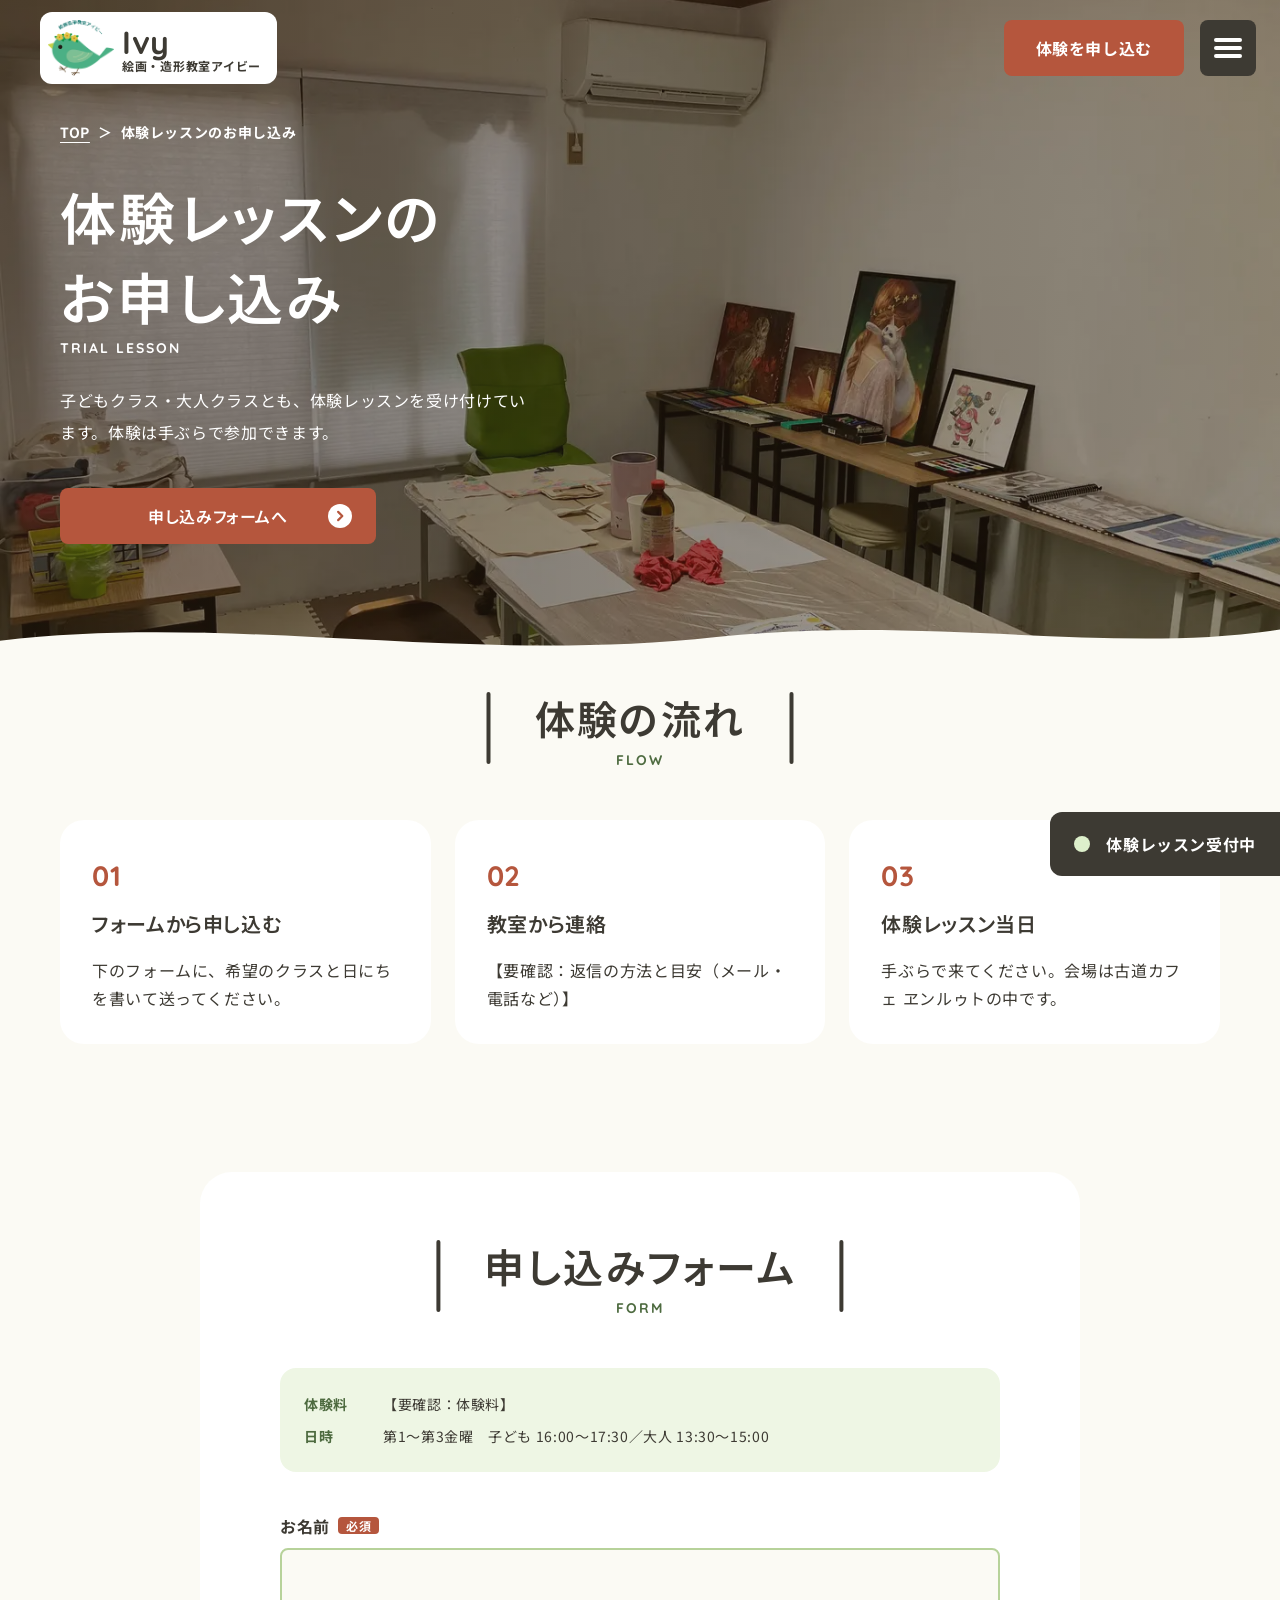
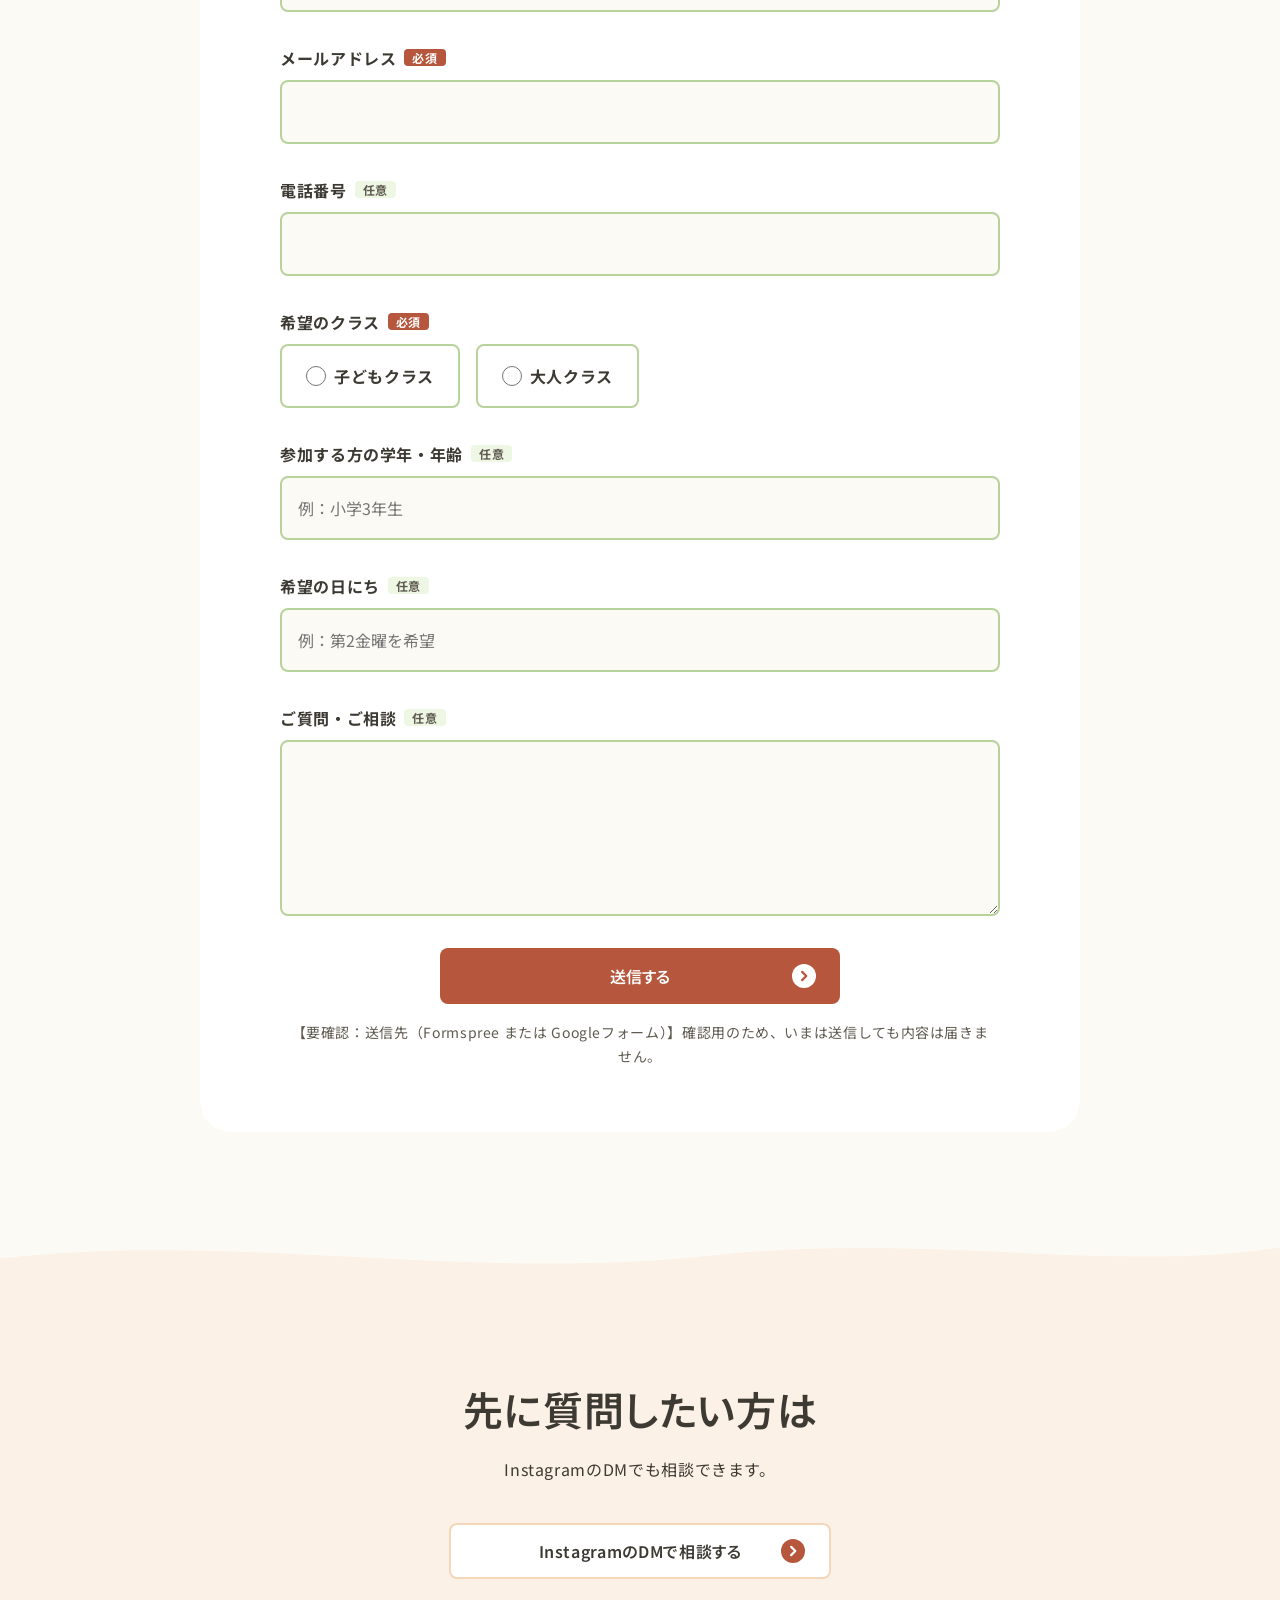
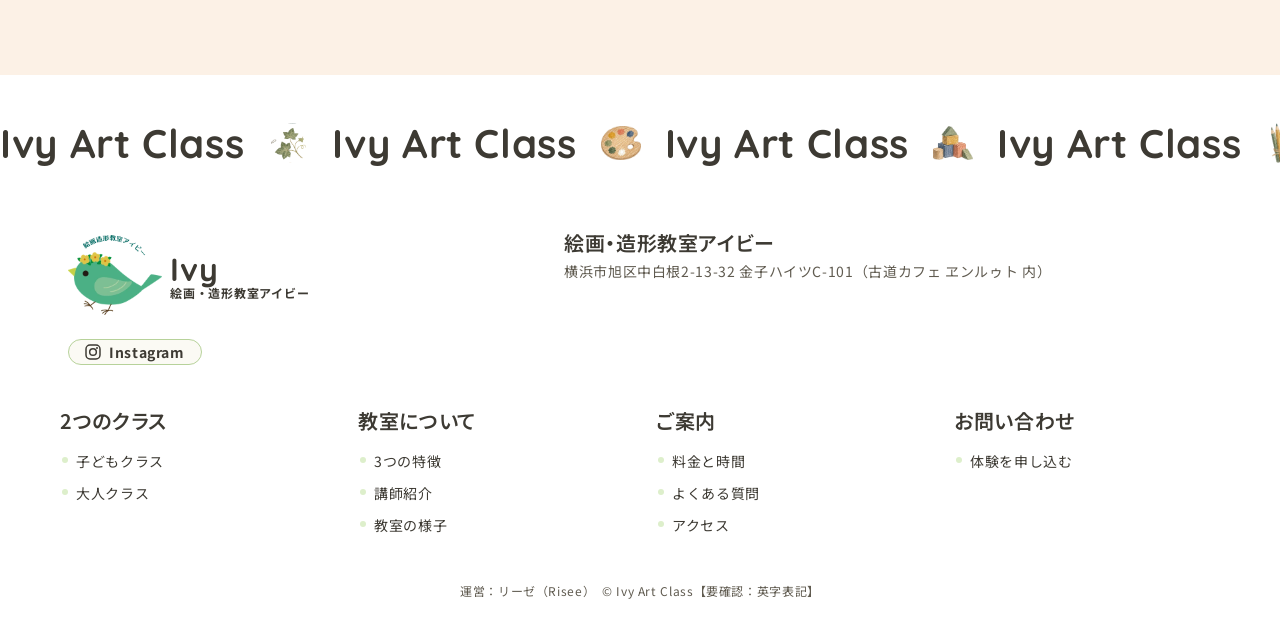
<file: trial/index.html>
<!doctype html>
<html lang="ja">
<head>
<meta charset="utf-8">
<meta name="viewport" content="width=device-width,initial-scale=1">
<meta name="robots" content="noindex,nofollow">
<title>体験レッスンのお申し込み｜絵画・造形教室アイビー</title>
<meta name="description" content="絵画・造形教室アイビーの体験レッスンのお申し込みページです。">
<link rel="icon" href="../assets/img/favicon.svg" type="image/svg+xml">
<meta property="og:type" content="website">
<meta property="og:site_name" content="絵画・造形教室アイビー">
<meta property="og:title" content="体験レッスンのお申し込み｜絵画・造形教室アイビー">
<meta property="og:description" content="絵画・造形教室アイビーの体験レッスンのお申し込みページです。">
<meta property="og:image" content="https://mai25milk-web.github.io/ivy-art-top/assets/img/ogp.jpg">
<meta name="twitter:card" content="summary_large_image">
<link rel="preconnect" href="https://fonts.googleapis.com">
<link rel="preconnect" href="https://fonts.gstatic.com" crossorigin>
<link href="https://fonts.googleapis.com/css2?family=Quicksand:wght@700&family=Noto+Sans+JP:wght@400;500;600;700&display=swap" rel="stylesheet">
<link rel="stylesheet" href="../assets/css/style.css?v=g13">
<link rel="stylesheet" href="../assets/css/sub.css?v=9">
</head>
<body>
<svg width="0" height="0" class="defs" aria-hidden="true">
  <symbol id="leaf" viewBox="-18 -16 36 34"><path fill="currentColor" d="M0-15C6-15 9-9 8-5 13-7 18-3 16 3 14 9 6 12 0 17-6 12-14 9-16 3-18-3-13-7-8-5-9-9-6-15 0-15Z"/><path d="M0 17V-6M0 4 9-1M0 4-9-1" stroke="#fff" stroke-width="1.6" fill="none" stroke-linecap="round"/></symbol>
  <symbol id="insta" viewBox="0 0 24 24"><rect x="1.5" y="1.5" width="21" height="21" rx="6" fill="none" stroke="currentColor" stroke-width="2.2"/><circle cx="12" cy="12" r="5" fill="none" stroke="currentColor" stroke-width="2.2"/><circle cx="18" cy="6" r="1.5" fill="currentColor"/></symbol>
  <symbol id="arrow" viewBox="0 0 26 26"><circle cx="13" cy="13" r="13" fill="currentColor"/><path d="M11 8.5 15.5 13 11 17.5" fill="none" stroke="var(--arrow-fg,#fff)" stroke-width="2.4" stroke-linecap="round" stroke-linejoin="round"/></symbol>
</svg>

<header class="hd" id="top">
  <a class="logo" href="../" aria-label="絵画・造形教室アイビー トップへ">
    <img class="logo__mark" src="../assets/img/logo.webp" alt="" width="283" height="240">
    <span class="logo__txt"><b>Ivy</b><small>絵画・造形教室アイビー</small></span>
  </a>
  <div class="hd__r">
    <a class="hd__cta" href="../trial/">体験<span class="only-pc">を</span>申<span class="only-pc">し</span>込<span class="only-pc">む</span></a>
    <button class="hd__menu" type="button" aria-label="メニューを開く" aria-expanded="false" aria-controls="nav"><span></span><span></span><span></span></button>
  </div>
</header>

<nav class="nav" id="nav" hidden>
  <ul>
    <li><a href="../#classes">2つのクラス</a></li>
    <li><a href="../#features">3つの特徴</a></li>
    <li><a href="../#grow">子どもに育てたい力</a></li>
    <li><a href="../#teacher">講師紹介</a></li>
    <li><a href="../#instagram">教室の様子</a></li>
    <li><a href="../#price">料金と時間</a></li>
    <li><a href="../#faq">よくある質問</a></li>
    <li><a href="../#access">アクセス</a></li>
    <li><a href="../trial/">体験を申し込む</a></li>
  </ul>
</nav>

<main>
<section class="sub-hero">
  <img class="sub-hero__bg" src="../assets/img/ph-room.webp" alt="机といすが並ぶ教室の中" width="1400" height="1050" fetchpriority="high">
  <div class="sub-hero__in">
    <ol class="crumbs" aria-label="現在の位置"><li><a href="../">TOP</a></li><li aria-current="page">体験レッスンのお申し込み</li></ol>
    
    <h1>体験レッスンの<br>お申し込み</h1>
    <p class="en">TRIAL LESSON</p>
    <p class="sub-hero__lead">子どもクラス・大人クラスとも、体験レッスンを受け付けています。体験は手ぶらで参加できます。</p>
    <a class="btn btn--green" href="#form">申し込みフォームへ<svg><use href="#arrow"/></svg></a>
  </div>
  <svg class="wave" viewBox="0 0 1440 60" preserveAspectRatio="none" aria-hidden="true"><path fill="#FBFAF4" d="M0 34C260 4 520 60 806 30 1050 6 1250 50 1440 22V60H0Z"/></svg>
</section>
<div class="cream">
  <section class="sec sec--tight">
    <header class="head"><h2>体験の流れ</h2><p>FLOW</p></header>
    <ol class="flow">
      <li><b>01</b><h3>フォームから申し込む</h3><p>下のフォームに、希望のクラスと日にちを書いて送ってください。</p></li>
      <li><b>02</b><h3>教室から連絡</h3><p>【要確認：返信の方法と目安（メール・電話など）】</p></li>
      <li><b>03</b><h3>体験レッスン当日</h3><p>手ぶらで来てください。会場は古道カフェ ヱンルゥトの中です。</p></li>
    </ol>
  </section>

  <section class="sec" id="form">
    <div class="form-box">
      <header class="head"><h2>申し込みフォーム</h2><p>FORM</p></header>
      <dl class="price-mini"><div><dt>体験料</dt><dd>【要確認：体験料】</dd></div><div><dt>日時</dt><dd>第1〜第3金曜　子ども 16:00〜17:30／大人 13:30〜15:00</dd></div></dl>
      <form class="fm" id="trial-form" novalidate data-endpoint="">
        <div class="fm__row"><label for="f-name">お名前<em>必須</em></label><input id="f-name" name="name" type="text" autocomplete="name" required></div>
        <div class="fm__row"><label for="f-mail">メールアドレス<em>必須</em></label><input id="f-mail" name="email" type="email" autocomplete="email" required></div>
        <div class="fm__row"><label for="f-tel">電話番号<span>任意</span></label><input id="f-tel" name="tel" type="tel" autocomplete="tel"></div>
        <fieldset class="fm__row"><legend>希望のクラス<em>必須</em></legend><div class="fm__choice">
          <label><input type="radio" name="class" value="子どもクラス" required>子どもクラス</label>
          <label><input type="radio" name="class" value="大人クラス">大人クラス</label></div></fieldset>
        <div class="fm__row"><label for="f-who">参加する方の学年・年齢<span>任意</span></label><input id="f-who" name="grade" type="text" placeholder="例：小学3年生"></div>
        <div class="fm__row"><label for="f-date">希望の日にち<span>任意</span></label><input id="f-date" name="date" type="text" placeholder="例：第2金曜を希望"></div>
        <div class="fm__row"><label for="f-msg">ご質問・ご相談<span>任意</span></label><textarea id="f-msg" name="message" rows="5"></textarea></div>
        <p class="fm__err" role="alert" hidden>入力されていない項目があります。赤い枠の項目を確認してください。</p>
        <button class="btn btn--green fm__send" type="submit">送信する<svg><use href="#arrow"/></svg></button>
        <p class="fm__note">【要確認：送信先（Formspree または Googleフォーム）】確認用のため、いまは送信しても内容は届きません。</p>
      </form>
    </div>
  </section>
  <svg class="wave wave--down" viewBox="0 0 1440 60" preserveAspectRatio="none" aria-hidden="true"><path fill="#FCF1E6" d="M0 34C260 4 520 60 806 30 1050 6 1250 50 1440 22V60H0Z"/></svg>
</div>

<section class="cta-b cta-b--dm">
  <h2>先に質問したい方は</h2>
  <p>InstagramのDMでも相談できます。</p>
  <div class="cta-b__btns"><a class="btn btn--white" href="https://www.instagram.com/painting.art.class/" target="_blank" rel="noopener">InstagramのDMで相談する<svg><use href="#arrow"/></svg></a></div>
</section>
<script>
// 必須項目を確かめてから送る。送信先が決まるまでは完了ページへ進むだけ（入力内容は URL に載せない）
(function () {
  var f = document.getElementById('trial-form'), err = f.querySelector('.fm__err');
  f.addEventListener('submit', function (e) {
    e.preventDefault();
    var bad = [].filter.call(f.querySelectorAll('[required]'), function (el) {
      if (el.type === 'radio') return !f.querySelector('[name="' + el.name + '"]:checked');
      return !el.value.trim() || (el.type === 'email' && !/^[^@\s]+@[^@\s]+\.[^@\s]+$/.test(el.value));
    });
    f.querySelectorAll('.is-bad').forEach(function (el) { el.classList.remove('is-bad'); });
    bad.forEach(function (el) { (el.type === 'radio' ? el.closest('fieldset') : el).classList.add('is-bad'); });
    err.hidden = !bad.length;
    if (bad.length) { (bad[0].type === 'radio' ? bad[0] : bad[0]).focus(); return; }
    var url = f.getAttribute('data-endpoint');
    if (!url) { location.href = 'thanks/'; return; }
    fetch(url, { method: 'POST', body: new FormData(f), headers: { Accept: 'application/json' } })
      .then(function (r) { if (!r.ok) throw r; location.href = 'thanks/'; })
      .catch(function () { err.textContent = '送信できませんでした。時間をおいてもう一度試すか、InstagramのDMでご連絡ください。'; err.hidden = false; });
  });
})();
</script>
</main>

<footer class="ft">
  <div class="mq" aria-hidden="true"><div class="mq__track">
    <span>Ivy Art Class</span><img src="../assets/img/ic-ivy.webp" alt="" loading="lazy"><span>Ivy Art Class</span><img src="../assets/img/ic-palette.webp" alt="" loading="lazy"><span>Ivy Art Class</span><img src="../assets/img/ic-blocks.webp" alt="" loading="lazy"><span>Ivy Art Class</span><img src="../assets/img/ic-pencils.webp" alt="" loading="lazy">
    <span>Ivy Art Class</span><img src="../assets/img/ic-ivy.webp" alt="" loading="lazy"><span>Ivy Art Class</span><img src="../assets/img/ic-palette.webp" alt="" loading="lazy"><span>Ivy Art Class</span><img src="../assets/img/ic-blocks.webp" alt="" loading="lazy"><span>Ivy Art Class</span><img src="../assets/img/ic-pencils.webp" alt="" loading="lazy">
  </div></div>
  <div class="ft__main">
    <div class="ft__brand">
      <a class="logo" href="../"><img class="logo__mark" src="../assets/img/logo.webp" alt="" width="283" height="240"><span class="logo__txt"><b>Ivy</b><small>絵画・造形教室アイビー</small></span></a>
      <a class="ft__insta" href="https://www.instagram.com/painting.art.class/" target="_blank" rel="noopener"><svg><use href="#insta"/></svg>Instagram</a>
    </div>
    <div class="ft__addr">
      <h2>絵画・造形教室アイビー</h2>
      <p>横浜市旭区中白根2-13-32 金子ハイツC-101<br class="only-sp">（古道カフェ ヱンルゥト 内）</p>
    </div>
  </div>
  <div class="ft__cols">
    <div><h3>2つのクラス</h3><ul><li><a href="../kids/">子どもクラス</a></li><li><a href="../adult/">大人クラス</a></li></ul></div>
    <div><h3>教室について</h3><ul><li><a href="../#features">3つの特徴</a></li><li><a href="../#teacher">講師紹介</a></li><li><a href="../#instagram">教室の様子</a></li></ul></div>
    <div><h3>ご案内</h3><ul><li><a href="../#price">料金と時間</a></li><li><a href="../#faq">よくある質問</a></li><li><a href="../#access">アクセス</a></li></ul></div>
    <div><h3>お問い合わせ</h3><ul><li><a href="../trial/">体験を申し込む</a></li></ul></div>
  </div>
  <p class="ft__c">運営：リーゼ（Risee）　© Ivy Art Class【要確認：英字表記】</p>
</footer>

<a class="tab" href="../trial/"><i></i>体験レッスン受付中</a>
<a class="spbar" href="../trial/">体験を申し込む<svg><use href="#arrow"/></svg></a>
<script src="../assets/js/vendor/gsap.min.js"></script>
<script src="../assets/js/vendor/ScrollTrigger.min.js"></script>
<script src="../assets/js/main.js?v=4"></script>
</body>
</html>
</file>
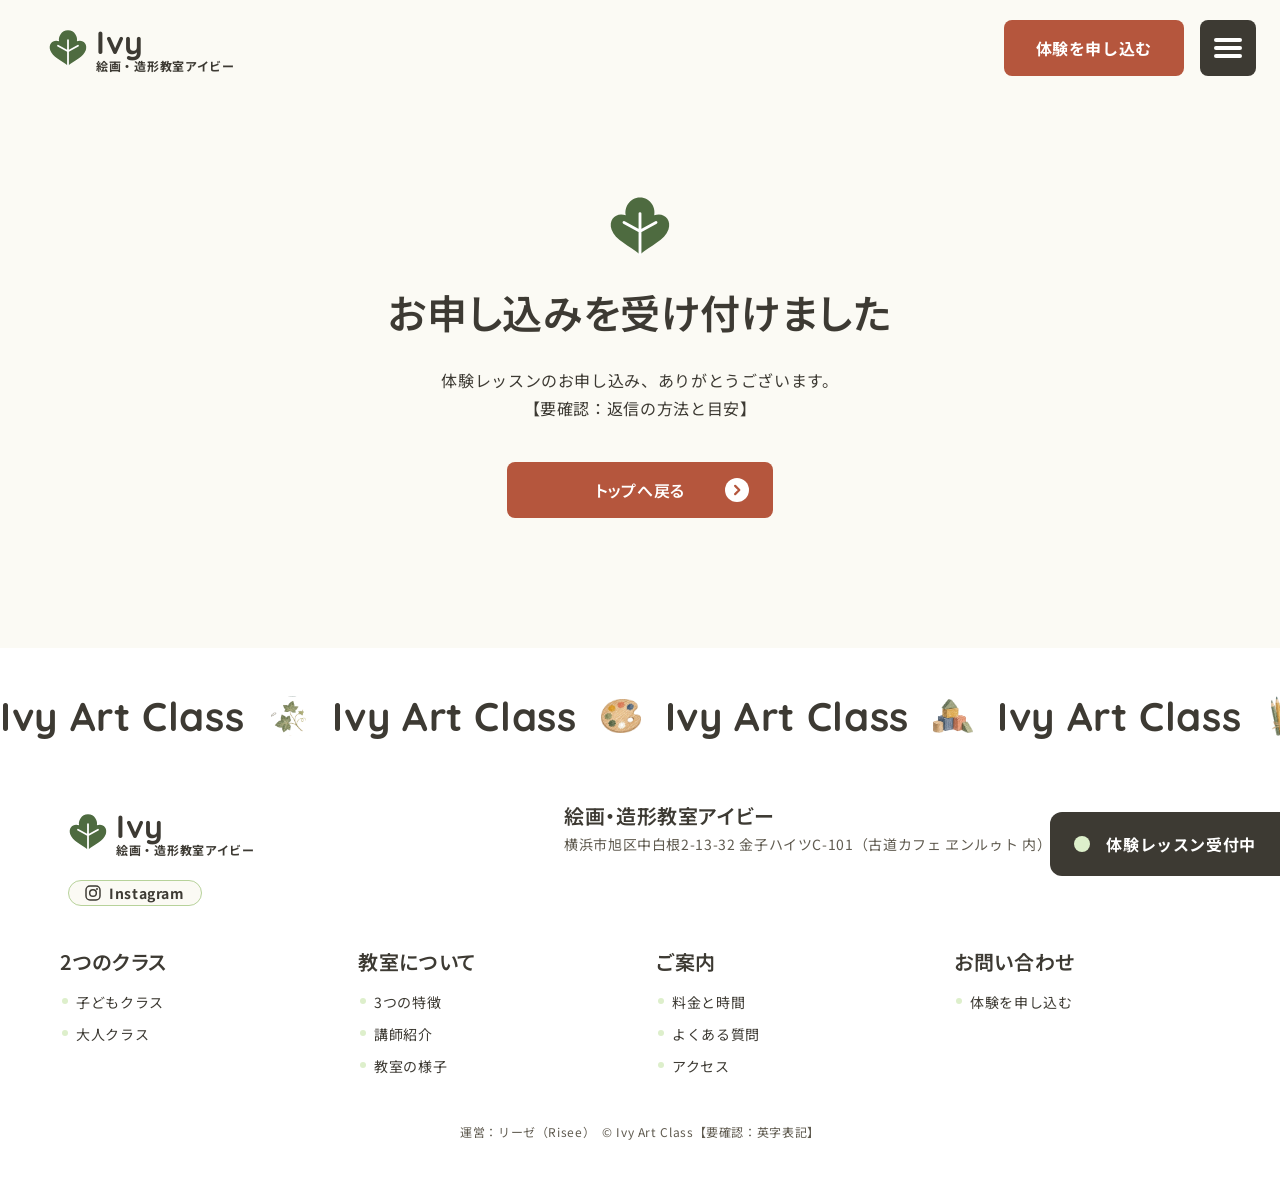
<file: trial/thanks/index.html>
<!doctype html>
<html lang="ja">
<head>
<meta charset="utf-8">
<meta name="viewport" content="width=device-width,initial-scale=1">
<meta name="robots" content="noindex,nofollow">
<title>お申し込みありがとうございました｜絵画・造形教室アイビー</title>
<meta name="description" content="体験レッスンのお申し込みを受け付けました。">
<link rel="icon" href="../../assets/img/favicon.svg" type="image/svg+xml">
<meta property="og:type" content="website">
<meta property="og:site_name" content="絵画・造形教室アイビー">
<meta property="og:title" content="お申し込みありがとうございました｜絵画・造形教室アイビー">
<meta property="og:description" content="体験レッスンのお申し込みを受け付けました。">
<meta property="og:image" content="https://mai25milk-web.github.io/ivy-art-top/assets/img/ogp.jpg">
<meta name="twitter:card" content="summary_large_image">
<link rel="preconnect" href="https://fonts.googleapis.com">
<link rel="preconnect" href="https://fonts.gstatic.com" crossorigin>
<link href="https://fonts.googleapis.com/css2?family=Quicksand:wght@700&family=Noto+Sans+JP:wght@400;500;600;700&display=swap" rel="stylesheet">
<link rel="stylesheet" href="../../assets/css/style.css?v=g13">
<link rel="stylesheet" href="../../assets/css/sub.css?v=9">
</head>
<body>
<svg width="0" height="0" class="defs" aria-hidden="true">
  <symbol id="leaf" viewBox="-18 -16 36 34"><path fill="currentColor" d="M0-15C6-15 9-9 8-5 13-7 18-3 16 3 14 9 6 12 0 17-6 12-14 9-16 3-18-3-13-7-8-5-9-9-6-15 0-15Z"/><path d="M0 17V-6M0 4 9-1M0 4-9-1" stroke="#fff" stroke-width="1.6" fill="none" stroke-linecap="round"/></symbol>
  <symbol id="insta" viewBox="0 0 24 24"><rect x="1.5" y="1.5" width="21" height="21" rx="6" fill="none" stroke="currentColor" stroke-width="2.2"/><circle cx="12" cy="12" r="5" fill="none" stroke="currentColor" stroke-width="2.2"/><circle cx="18" cy="6" r="1.5" fill="currentColor"/></symbol>
  <symbol id="arrow" viewBox="0 0 26 26"><circle cx="13" cy="13" r="13" fill="currentColor"/><path d="M11 8.5 15.5 13 11 17.5" fill="none" stroke="var(--arrow-fg,#fff)" stroke-width="2.4" stroke-linecap="round" stroke-linejoin="round"/></symbol>
</svg>

<header class="hd" id="top">
  <a class="logo" href="../../" aria-label="絵画・造形教室アイビー トップへ">
    <svg class="logo__leaf"><use href="#leaf"/></svg>
    <span class="logo__txt"><b>Ivy</b><small>絵画・造形教室アイビー</small></span>
  </a>
  <div class="hd__r">
    <a class="hd__cta" href="../../trial/">体験<span class="only-pc">を</span>申<span class="only-pc">し</span>込<span class="only-pc">む</span></a>
    <button class="hd__menu" type="button" aria-label="メニューを開く" aria-expanded="false" aria-controls="nav"><span></span><span></span><span></span></button>
  </div>
</header>

<nav class="nav" id="nav" hidden>
  <ul>
    <li><a href="../../#classes">2つのクラス</a></li>
    <li><a href="../../#features">3つの特徴</a></li>
    <li><a href="../../#grow">子どもに育てたい力</a></li>
    <li><a href="../../#teacher">講師紹介</a></li>
    <li><a href="../../#instagram">教室の様子</a></li>
    <li><a href="../../#price">料金と時間</a></li>
    <li><a href="../../#faq">よくある質問</a></li>
    <li><a href="../../#access">アクセス</a></li>
    <li><a href="../../trial/">体験を申し込む</a></li>
  </ul>
</nav>

<main>
<section class="thanks">
  <svg class="thanks__leaf" aria-hidden="true"><use href="#leaf"/></svg>
  <h1>お申し込みを<br class="only-sp">受け付けました</h1>
  <p>体験レッスンのお申し込み、ありがとうございます。<br>【要確認：返信の方法と目安】</p>
  <a class="btn btn--green" href="../../">トップへ戻る<svg><use href="#arrow"/></svg></a>
</section>
</main>

<footer class="ft">
  <div class="mq" aria-hidden="true"><div class="mq__track">
    <span>Ivy Art Class</span><img src="../../assets/img/ic-ivy.webp" alt="" loading="lazy"><span>Ivy Art Class</span><img src="../../assets/img/ic-palette.webp" alt="" loading="lazy"><span>Ivy Art Class</span><img src="../../assets/img/ic-blocks.webp" alt="" loading="lazy"><span>Ivy Art Class</span><img src="../../assets/img/ic-pencils.webp" alt="" loading="lazy">
    <span>Ivy Art Class</span><img src="../../assets/img/ic-ivy.webp" alt="" loading="lazy"><span>Ivy Art Class</span><img src="../../assets/img/ic-palette.webp" alt="" loading="lazy"><span>Ivy Art Class</span><img src="../../assets/img/ic-blocks.webp" alt="" loading="lazy"><span>Ivy Art Class</span><img src="../../assets/img/ic-pencils.webp" alt="" loading="lazy">
  </div></div>
  <div class="ft__main">
    <div class="ft__brand">
      <a class="logo" href="../../"><svg class="logo__leaf"><use href="#leaf"/></svg><span class="logo__txt"><b>Ivy</b><small>絵画・造形教室アイビー</small></span></a>
      <a class="ft__insta" href="https://www.instagram.com/painting.art.class/" target="_blank" rel="noopener"><svg><use href="#insta"/></svg>Instagram</a>
    </div>
    <div class="ft__addr">
      <h2>絵画・造形教室アイビー</h2>
      <p>横浜市旭区中白根2-13-32 金子ハイツC-101<br class="only-sp">（古道カフェ ヱンルゥト 内）</p>
    </div>
  </div>
  <div class="ft__cols">
    <div><h3>2つのクラス</h3><ul><li><a href="../../kids/">子どもクラス</a></li><li><a href="../../adult/">大人クラス</a></li></ul></div>
    <div><h3>教室について</h3><ul><li><a href="../../#features">3つの特徴</a></li><li><a href="../../#teacher">講師紹介</a></li><li><a href="../../#instagram">教室の様子</a></li></ul></div>
    <div><h3>ご案内</h3><ul><li><a href="../../#price">料金と時間</a></li><li><a href="../../#faq">よくある質問</a></li><li><a href="../../#access">アクセス</a></li></ul></div>
    <div><h3>お問い合わせ</h3><ul><li><a href="../../trial/">体験を申し込む</a></li></ul></div>
  </div>
  <p class="ft__c">運営：リーゼ（Risee）　© Ivy Art Class【要確認：英字表記】</p>
</footer>

<a class="tab" href="../../trial/"><i></i>体験レッスン受付中</a>
<a class="spbar" href="../../trial/">体験を申し込む<svg><use href="#arrow"/></svg></a>
<script src="../../assets/js/vendor/gsap.min.js"></script>
<script src="../../assets/js/vendor/ScrollTrigger.min.js"></script>
<script src="../../assets/js/main.js?v=3"></script>
</body>
</html>
</file>
<file: assets/css/style.css>
/* 絵画・造形教室アイビー TOP */
/* 色は3つに分ける：ベース（白・生成り）70％／メイン（パステルグリーン）25％／アクセント（テラコッタ）5％。テラコッタはボタン・重要な数字だけ。ラベルや見出しの英字は深い緑、申し込みまわりの面はピーチ */
:root{
  --main:#DDEFCB;--main-dk:#CFE8B6;--main-pale:#FBFAF4;--main-pale2:#EEF6E4;--line:#B7D29A;--green-dk:#4E6B40;
  --peach:#F4D7B8;--peach-pale:#FCF1E6;
  --accent:#B5563D;--accent-dk:#9A4733;
  --ink:#3D3A33;--sub:#605B50;--shade:#2B1D10;
  /* 余白のトークン（8の倍数。4だけ例外） */
  --s-xs:4px;--s-1:8px;--s-2:16px;--s-3:24px;--s-4:32px;--s-5:40px;--s-6:48px;--s-7:64px;--s-8:80px;--s-9:96px;--s-10:120px;
  /* 見出し4段（PC） */
  --h-1:56px;--h-2:40px;--h-3:28px;--h-4:20px;
  --ease:cubic-bezier(.4,.4,0,1);--slow:cubic-bezier(.65,0,.35,1)
}
@media (max-width:767px){:root{--h-1:36px;--h-2:28px;--h-3:20px;--h-4:18px}}
*{box-sizing:border-box;margin:0;padding:0}
html{scroll-padding-top:var(--s-9)}
body{font-family:"Noto Sans JP",sans-serif;font-weight:400;letter-spacing:.04em;color:var(--ink);background:#fff;--lh:1.75;font-size:16px;-webkit-font-smoothing:antialiased;overflow-x:clip}
img{display:block;max-width:100%;height:auto}
a{color:inherit;text-decoration:none}
ul{list-style:none}
em,i{font-style:normal}
h1,h2,h3{font-weight:700;--lh:1.5}
button{font:inherit;color:inherit;background:none;border:0;cursor:pointer}
.defs{position:absolute}
.en{font-family:Quicksand,sans-serif;font-weight:700;letter-spacing:.14em;color:var(--green-dk);font-size:14px}
.only-sp{display:none}
:focus-visible{outline:3px solid var(--green-dk);outline-offset:2px}

/* ヘッダー */
.hd{position:fixed;inset:0 0 auto;z-index:30;height:96px;display:flex;justify-content:space-between;align-items:center;padding:0 var(--s-3) 0 var(--s-5);pointer-events:none}
.hd>*{pointer-events:auto}
.logo{display:flex;align-items:center;gap:var(--s-1);padding:var(--s-1) var(--s-2) var(--s-1) var(--s-1);border-radius:12px;transition:background .4s var(--ease)}
.hd.is-scrolled .logo{background:#fff}
.logo__leaf{width:40px;height:40px;color:var(--green-dk)}
.logo__txt{display:flex;flex-direction:column;--lh:1.1}
.logo__txt b{font-family:Quicksand,sans-serif;font-size:32px}
.logo__txt small{font-size:12px;font-weight:700;letter-spacing:.06em}
.hd__r{display:flex;gap:var(--s-2)}
.hd__cta{display:flex;align-items:center;height:56px;padding:0 var(--s-4);border-radius:8px;background:var(--accent);color:#fff;font-weight:700;font-size:16px;transition:background .4s var(--ease)}
.hd__cta:hover{background:var(--accent-dk)}
.hd__menu{width:56px;height:56px;border-radius:8px;background:var(--ink);display:flex;flex-direction:column;justify-content:center;align-items:center;gap:var(--s-xs)}
.hd__menu span{display:block;width:28px;height:4px;border-radius:2px;background:#fff;transition:transform .3s var(--ease),opacity .3s}
.hd__menu[aria-expanded=true] span:nth-child(1){transform:translateY(8px) rotate(45deg)}
.hd__menu[aria-expanded=true] span:nth-child(2){opacity:0}
.hd__menu[aria-expanded=true] span:nth-child(3){transform:translateY(-8px) rotate(-45deg)}
.nav{position:fixed;inset:0;z-index:25;background:var(--main);display:grid;place-items:center;overflow:auto;padding:var(--s-9) var(--s-3) var(--s-5)}
.nav[hidden]{display:none}
.nav li{text-align:center;margin:var(--s-1) 0}
.nav a{font-size:20px;font-weight:700}
.nav a:hover{text-decoration:underline}

/* ボタン：文字は矢印を除いた部分の中央、矢印は右端に固定 */
.btn{position:relative;display:inline-flex;align-items:center;justify-content:center;min-height:56px;padding:0 calc(var(--s-8) + var(--s-1));border-radius:8px;font-weight:700;font-size:16px;--lh:1.5;text-align:center;transition:background .4s var(--ease)}
.btn svg{position:absolute;right:var(--s-3);top:50%;width:24px;height:24px;margin-top:-12px;transition:transform .4s var(--ease)}
.btn:hover svg{transform:translateX(4px)}
.btn--green{background:var(--accent);color:#fff;--arrow-fg:var(--accent)}
.btn--green svg{color:#fff}
.btn--green:hover{background:var(--accent-dk)}
.btn--white{background:#fff;color:var(--ink)}
.btn--white svg{color:var(--accent)}
.go{display:inline-flex;align-items:center;gap:var(--s-1);margin-top:var(--s-2);font-weight:700;color:var(--accent)}
.go svg{width:24px;height:24px;transition:transform .4s var(--ease)}
.go:hover svg{transform:translateX(4px)}

/* ヒーロー */
.hero{position:relative;height:960px;background:#fff;overflow:hidden}
.hero__copy{position:absolute;z-index:2;left:clamp(40px,calc(40px + (100vw - 1024px) * .096),80px);top:112px;width:440px}
.hero__palette{position:absolute;right:var(--s-4);top:0;width:120px}
.hero__catch{margin-top:96px;font-size:72px;font-weight:700;letter-spacing:.02em;--lh:1.34;white-space:nowrap}
.nw{white-space:nowrap}
.hero__catch span{display:block}
.hero__catch em{font-style:normal}.k-make{color:var(--accent)}.k-draw{color:var(--green-dk)}
.hero__catch .hc--2{padding-left:80px}
.hero__catch .hc--3{width:max-content;margin:var(--s-1) 0 var(--s-3) var(--s-4);font-size:56px;rotate:-4deg;transform-origin:left center}
.hero__catch .hc--lead{width:max-content;margin-bottom:var(--s-2);padding:0 var(--s-1);font-size:24px;letter-spacing:.12em;--lh:1.5;background:linear-gradient(transparent 58%,var(--main) 58%)}
.hero__sub{font-size:16px;font-weight:500;--lh:1.75}
.hero__cta{margin-top:var(--s-3)}
.hero__ils{display:flex;justify-content:space-between;align-items:flex-end;margin-top:var(--s-3);width:400px;padding-left:var(--s-6)}
.hero__ils img:first-child{width:80px}.hero__ils img:last-child{width:176px}
.hero__strip{position:absolute;z-index:1;left:clamp(496px,calc(496px + (100vw - 1024px) * .0577),520px);right:var(--s-2);top:88px;aspect-ratio:5/4}
.frame{position:absolute;border:8px solid var(--main);border-radius:32px;overflow:hidden;background:var(--main)}
/* 写真は1枠だけ。大きめの楕円で教室の様子を見せる */
.frame--a{left:0;top:0;width:100%;aspect-ratio:5/4;border-radius:50%}
.frame img{position:absolute;inset:0;width:100%;height:100%;object-fit:cover;opacity:0;transform:scale(1.07);transition:opacity 3s var(--slow),transform 9s linear}
.frame img.is-on{opacity:1;transform:none}
.hero__scroll{position:absolute;z-index:2;left:var(--s-3);bottom:var(--s-4);width:80px;height:96px;overflow:hidden}
.hero__scroll span{padding-left:var(--s-2);font-family:Quicksand,sans-serif;font-weight:700;font-size:12px;letter-spacing:.14em}
.hero__scroll::after{content:"";position:absolute;left:0;top:24px;width:1.5px;height:72px;background:rgba(90,60,34,.25)}
.hero__scroll::before{content:"";position:absolute;z-index:1;left:0;top:24px;width:1.5px;height:72px;background:var(--ink);animation:kvline 2.4s var(--slow) infinite}
@keyframes kvline{0%{transform:translateY(-100%)}to{transform:translateY(100%)}}
.hero__arc{position:absolute;left:0;right:0;bottom:0;width:100%;height:280px;fill:var(--main)}
@keyframes flow{to{transform:translateX(-50%)}}

/* 黄色の帯 */
.band{position:relative;background:var(--main)}
.classes{display:grid;grid-template-columns:280px minmax(0,1fr);gap:var(--s-5);align-items:center;max-width:1320px;margin:0 auto;padding:var(--s-7) var(--s-5) var(--s-7) var(--s-4);background:#fff;border-radius:32px;width:calc(100% - 120px);position:relative;top:var(--s-5);margin-bottom:var(--s-5)}
.classes__head{text-align:center}
.classes__head h2{font-size:var(--h-2);letter-spacing:.06em}
.classes__head p:last-child{margin-top:var(--s-2);font-size:14px}
.classes__list{display:grid;grid-template-columns:repeat(2,minmax(0,1fr));gap:var(--s-5)}
.pl{aspect-ratio:430/280;overflow:hidden;border-radius:16px;border:4px solid var(--main)}
.pl img{width:100%;height:118%;max-width:none;object-fit:cover}
.tag{display:inline-block;padding:0 var(--s-2);margin-top:var(--s-3);border-radius:99px;font-size:12px;font-weight:700}
.tag--main{background:var(--main-dk);color:var(--ink)}.tag--accent{background:var(--accent);color:#fff}
.class h3{font-size:var(--h-3);letter-spacing:.06em;margin-top:var(--s-1)}
.class>p:not(.tag){min-height:56px}

.hello{display:grid;grid-template-columns:minmax(0,1fr) minmax(0,1fr);gap:var(--s-5) var(--s-7);max-width:1320px;width:calc(100% - 120px);margin:0 auto;padding:var(--s-9) 0 0}
.hello__photos{position:relative;height:544px}
.hello__photos>img{position:absolute;padding:var(--s-1);background:#fff;border-radius:16px;object-fit:cover;height:auto}
.hello__photos>img:nth-child(1){left:2%;top:0;width:min(384px,86%);aspect-ratio:38/27;transform:rotate(-6deg)}
.hello__photos>img:nth-child(2){right:0;top:216px;width:min(336px,64%);aspect-ratio:34/24;transform:rotate(5deg)}
.hello__photos>img:nth-child(3){left:0;top:320px;width:min(280px,54%);aspect-ratio:28/20;transform:rotate(-3deg)}
.hello__photos>img.hello__deco{left:66%;top:0;width:112px;padding:0;background:none;border-radius:0;aspect-ratio:auto}
.hello__txt{padding-top:var(--s-7)}
.hello h2{font-size:var(--h-3);letter-spacing:.08em}
.hello h2 span{display:block;max-width:440px;padding-bottom:var(--s-1);margin-bottom:var(--s-2);border-bottom:2px dashed #fff}
.hello__txt>p{margin:var(--s-3) 0 var(--s-5);--lh:2;max-width:560px}
.hello__figs{grid-column:1/-1;display:flex;justify-content:space-around;align-items:flex-end;padding-bottom:var(--s-4)}
.hello__figs figure{display:flex;flex-direction:column;align-items:center}
.hello__figs img{width:232px}
.bubble{position:relative;background:#fff;padding:var(--s-xs) var(--s-2);border-radius:99px;font-size:14px;font-weight:700;margin-bottom:var(--s-2);white-space:nowrap}
.bubble::after{content:"";position:absolute;left:50%;bottom:-8px;margin-left:-7px;border:7px solid transparent;border-top-color:#fff;border-bottom:0}
.wave{display:block;width:100%;height:56px}

/* クリーム */
.cream{background:var(--main-pale);position:relative}
.sec{position:relative;max-width:1320px;width:calc(100% - 120px);margin:0 auto;padding:var(--s-7) 0 var(--s-9)}
.sec--tight{padding-top:var(--s-3);padding-bottom:var(--s-7)}
.sec__deco{position:absolute;right:var(--s-5);top:var(--s-3);width:144px}
.head{text-align:center;display:inline-block;position:relative;left:50%;transform:translateX(-50%);padding:0 var(--s-6);margin-bottom:var(--s-6)}
.head::before,.head::after{content:"";position:absolute;top:4px;bottom:8px;width:4px;border-radius:2px;background:var(--ink)}
.head::before{left:0}.head::after{right:0}
.head h2{font-size:var(--h-2);letter-spacing:.06em;white-space:nowrap}
.head p{font-family:Quicksand,sans-serif;font-weight:700;font-size:14px;letter-spacing:.14em;color:var(--green-dk)}
.cards{display:grid;grid-template-columns:repeat(3,minmax(0,1fr));gap:var(--s-4)}
.card{background:#fff;border-radius:24px;padding:var(--s-4);display:flex;flex-direction:column}
.card__top{display:flex;justify-content:space-between;gap:var(--s-1);align-items:flex-start}
.card .en{font-size:12px}
.card h3{font-size:var(--h-3);--lh:1.4;letter-spacing:.04em}
.ic{flex:none;width:72px;height:72px;border-radius:50%;background:var(--main-pale);display:grid;place-items:center}
.ic img{width:56px;height:56px;object-fit:contain}
.ic--lg{width:128px;height:128px}.ic--lg img{width:96px;height:96px}
.card>p{margin:var(--s-2) 0 var(--s-3);font-size:16px}
.card__ph{margin-top:auto;width:100%;aspect-ratio:364/280;object-fit:cover;border-radius:16px;border:2px solid var(--main)}
/* 使える材料（9種類） */
.mats{margin:0 0 var(--s-3);padding:var(--s-2);background:var(--main-pale);border-radius:16px}
.mats__label{font-size:12px;font-weight:700;margin-bottom:var(--s-1)}
.mats ul{display:flex;flex-wrap:wrap;gap:var(--s-1)}
.mats li{padding:0 var(--s-2);background:var(--main-dk);border-radius:99px;font-size:14px;font-weight:700;line-height:32px}
.lead{text-align:center;font-size:16px;margin-bottom:var(--s-6)}
.powers{display:grid;grid-template-columns:repeat(3,minmax(0,1fr));gap:var(--s-4)}
.powers article{background:#fff;border-radius:24px;padding:var(--s-4) var(--s-5);text-align:center}
.powers .ic{margin:0 auto var(--s-2)}
.powers h3{font-size:var(--h-4);letter-spacing:.04em}
.powers p{font-size:16px;margin-top:var(--s-1)}

/* 講師：写真の上は黒のオーバーレイで文字を読ませる */
.teacher{background:var(--main)}
.teacher__band{position:relative;height:520px;display:flex;flex-direction:column;align-items:center;justify-content:center;color:#fff;text-align:center;overflow:hidden;background:var(--shade)}
.teacher__bg{position:absolute;inset:-10% 0;background:linear-gradient(rgba(43,29,16,.6),rgba(43,29,16,.6)),url(../img/mural.webp) center/cover}
.teacher__band>:not(.teacher__bg){position:relative;z-index:1}
.teacher__band h2{font-size:var(--h-2);letter-spacing:.08em}
.teacher__band .en{color:#fff;margin-bottom:var(--s-3)}
.teacher__band>.teacher__wave{position:absolute;left:0;bottom:-1px;width:100%;height:40px}
.teacher__body{padding:var(--s-6) var(--s-3) var(--s-7)}
.teacher__card{display:flex;justify-content:space-between;gap:var(--s-4);max-width:1040px;margin:0 auto;padding:var(--s-6);background:#fff;border-radius:24px}
.teacher__card h3{font-size:var(--h-4)}
.teacher__card>img{flex:none;width:280px;object-fit:contain}
.badges{display:flex;flex-wrap:wrap;gap:var(--s-1);margin:var(--s-1) 0 var(--s-2)}
.badges li{padding:0 var(--s-2);background:var(--main-pale2);border-radius:99px;font-size:12px;font-weight:700}
.wave--cream{height:48px}

/* Instagram */
.insta{display:grid;grid-template-columns:280px minmax(0,1fr);gap:var(--s-4);align-items:center;max-width:1320px;width:calc(100% - 120px);margin:0 auto;padding:var(--s-6) var(--s-6) var(--s-6) var(--s-4);background:#fff;border-radius:32px;position:relative;top:var(--s-4);margin-bottom:var(--s-9)}
.insta__head{text-align:center}
.insta__head h2{font-size:var(--h-2);letter-spacing:.06em}
.insta__head p:not(.en){font-size:14px;margin:var(--s-2) auto var(--s-3);max-width:192px}
.insta__btn{display:inline-flex;align-items:center;gap:var(--s-1);height:48px;padding:0 var(--s-3);background:var(--accent);color:#fff;font-weight:700;font-size:14px;border-radius:8px;transition:background .4s var(--ease)}
.insta__btn:hover{background:var(--accent-dk)}
.insta__btn svg{width:24px;height:24px}

/* 料金 */
.price{max-width:1320px;width:calc(100% - 120px);margin:0 auto var(--s-7)}
.price__box{background:var(--main-pale2);border-radius:32px;padding:var(--s-7) var(--s-6) var(--s-6)}
.price__list{display:grid;grid-template-columns:repeat(2,minmax(0,1fr));gap:var(--s-3)}
.price__list article{background:#fff;border-radius:24px;padding:var(--s-2) var(--s-4) var(--s-3)}
.price__list h3{font-size:var(--h-4);margin-top:var(--s-1)}
.price__time{font-size:14px;color:var(--sub);padding-bottom:var(--s-2);margin-bottom:var(--s-2);border-bottom:2px dashed var(--line)}
.price__yen{display:flex;align-items:baseline;gap:var(--s-1)}
.price__yen small{font-size:14px;font-weight:700}
.price__yen b{font-family:Quicksand,sans-serif;font-size:48px;--lh:1.2;color:var(--accent)}
.price__info{display:grid;grid-template-columns:repeat(4,minmax(0,1fr));background:#fff;border-radius:16px;margin-top:var(--s-4);padding:var(--s-2) 0}
.price__info div{display:flex;justify-content:center;flex-wrap:wrap;gap:0 var(--s-2);font-weight:700;padding:0 var(--s-2);text-align:center}
.price__info div+div{border-left:1.5px solid var(--line)}
.price__note{text-align:center;font-size:14px;color:var(--sub);margin-top:var(--s-3)}

/* FAQ（黄色の帯） */
.band--faq .sec{padding:var(--s-7) 0 var(--s-8)}
.faq{max-width:960px;margin:0 auto}
.faq details{background:#fff;border-radius:16px;margin-bottom:var(--s-2)}
.faq summary{display:flex;align-items:center;gap:var(--s-3);padding:var(--s-3) var(--s-7) var(--s-3) var(--s-4);font-size:16px;font-weight:700;cursor:pointer;list-style:none;position:relative}
.faq summary::-webkit-details-marker{display:none}
.faq summary::before,.faq summary::after{content:"";position:absolute;right:var(--s-4);top:50%;width:16px;height:2.4px;margin-top:-1px;background:var(--green-dk);border-radius:2px;transition:transform .3s var(--ease)}
.faq summary::after{transform:rotate(90deg)}
.faq details[open] summary::after{transform:rotate(0)}
.faq i{flex:none;display:grid;place-items:center;width:32px;height:32px;border-radius:50%;background:var(--main-dk);font-family:Quicksand,sans-serif;font-weight:700;--lh:1}
.faq details>p{display:flex;gap:var(--s-3);align-items:center;margin:0 var(--s-4);padding:var(--s-2) 0 var(--s-3);border-top:2px dashed var(--line)}
.faq details>p i{background:var(--accent);color:#fff}

/* アクセス */
.access{display:grid;grid-template-columns:minmax(0,1fr) minmax(0,1fr);gap:var(--s-6);max-width:1120px;margin:0 auto;padding:var(--s-5);background:#fff;border-radius:24px}
.access iframe{width:100%;height:336px;border:0;border-radius:16px;background:var(--main-pale2)}
.access h3{font-size:var(--h-4);margin:var(--s-2) 0}
.access dl div{display:grid;grid-template-columns:96px minmax(0,1fr);gap:var(--s-2);margin-bottom:var(--s-2);align-items:start}
.access dt{background:var(--green-dk);color:#fff;border-radius:99px;text-align:center;font-size:12px;font-weight:700;line-height:24px;margin-top:var(--s-xs)}
.wave--down{margin-top:-1px}

/* 体験申込 */
.contact{position:relative;background:var(--main);padding:var(--s-6) var(--s-3) 160px}
.contact__form,.contact__dm{max-width:1000px;margin:0 auto;border-radius:24px}
.contact__form{background:#fff;padding:var(--s-2)}
.contact__in{display:flex;align-items:center;justify-content:space-between;gap:var(--s-3);padding:var(--s-4) var(--s-6);background:var(--peach-pale);border:2px dashed var(--peach);border-radius:16px}
.contact__in h2{font-size:var(--h-3);padding-bottom:var(--s-1);margin-bottom:var(--s-2);border-bottom:2px dashed var(--main);display:inline-block}
.contact__in p{font-size:16px}
.contact__in img{width:160px}
.contact__in .btn{flex:none;min-width:240px}
.contact__dm{position:relative;margin-top:var(--s-7);background:var(--peach);padding:var(--s-6) var(--s-5) var(--s-5)}
.contact__label{position:absolute;left:50%;top:-24px;transform:translateX(-50%);display:flex;align-items:center;gap:var(--s-1);height:48px;padding:0 var(--s-4);background:#fff;border-radius:99px;font-weight:700;white-space:nowrap}
.contact__label svg{width:24px;height:24px;color:var(--accent)}
.contact__box{display:flex;justify-content:space-between;align-items:center;gap:var(--s-3);padding:var(--s-3) var(--s-5);background:#fff;border-radius:16px}
.contact__box .btn{flex:none;min-width:240px}
.contact__arc{position:absolute;left:0;bottom:-1px;width:100%;height:72px}

/* フッター */
.ft{background:#fff;padding-bottom:var(--s-5);overflow:hidden}
.mq{padding:var(--s-4) 0 var(--s-6);overflow:hidden}
.mq__track{display:flex;align-items:center;gap:var(--s-3);width:max-content;animation:flow 50s linear infinite}
.mq span{font-family:Quicksand,sans-serif;font-weight:700;font-size:40px;white-space:nowrap}
.mq img{width:40px;height:40px;object-fit:contain}
.ft__main{display:flex;gap:var(--s-7);max-width:1200px;width:calc(100% - 120px);margin:0 auto var(--s-5)}
.ft__insta{display:flex;align-items:center;gap:var(--s-1);width:max-content;margin:var(--s-2) 0 0 var(--s-1);padding:0 var(--s-2);border:1.5px solid var(--line);border-radius:99px;background:var(--main-pale);font-size:14px;font-weight:700}
.ft__insta svg{width:16px;height:16px}
.ft__brand{width:440px}.ft__addr h2{font-size:var(--h-4)}
.ft__addr p{font-size:14px;color:var(--sub)}
.ft__cols{display:grid;grid-template-columns:repeat(4,minmax(0,1fr));gap:var(--s-4);max-width:1200px;width:calc(100% - 120px);margin:0 auto var(--s-5)}
.ft__cols h3{font-size:var(--h-4);margin-bottom:var(--s-1)}
.ft__cols li{position:relative;padding-left:var(--s-2);font-size:14px;--lh:2.3}
.ft__cols li::before{content:"";position:absolute;left:2px;top:12px;width:6px;height:6px;border-radius:50%;background:var(--main)}
.ft__cols a:hover{color:var(--accent)}
.ft__c{text-align:center;font-size:12px;color:var(--sub)}

/* 固定 */
.tab{position:fixed;right:0;bottom:var(--s-3);z-index:20;display:flex;align-items:center;gap:var(--s-2);height:64px;padding:0 var(--s-3);background:var(--ink);color:#fff;font-weight:700;border-radius:12px 0 0 12px}
.tab i{width:16px;height:16px;border-radius:50%;background:var(--main)}
.spbar{display:none}

/* 幕 */
.curtain{display:none}
.splash .curtain,.curtain.is-out{display:grid;place-items:center;position:fixed;inset:0;z-index:50;background:var(--main);transition:background-color 1.5s var(--slow)}
.curtain.is-out{background-color:transparent;pointer-events:none}
.curtain__logo{text-align:center;opacity:0;transition:opacity 1.2s ease,transform 1.7s var(--slow);--lh:1.2}
.curtain.is-in .curtain__logo{opacity:1}
.curtain__bird{display:block;width:200px;height:auto;margin:0 auto var(--s-2);will-change:transform}
.curtain__logo p,.curtain__logo small{display:block;opacity:0;translate:0 8px;transition:opacity .8s ease,translate .8s var(--slow)}
.curtain.is-text .curtain__logo p,.curtain.is-text .curtain__logo small{opacity:1;translate:0 0}
.curtain__logo p{font-family:Quicksand,sans-serif;font-weight:700;font-size:56px}
.curtain__logo small{font-size:16px;font-weight:700;letter-spacing:.08em}
.splash .hd,.splash .tab,.splash .spbar{opacity:0}
.hd,.tab,.spbar{transition:opacity 1.2s ease}
.splash .hero__copy>*,.splash .hero__catch span,.splash .hero__scroll{opacity:0;translate:0 18px}
.splash .frame{opacity:0}
.splash .hero__arc{translate:0 90px}
.hero__copy>*,.hero__catch span,.hero__scroll,.hero__arc{transition:opacity 1.6s ease,translate 1.6s var(--slow)}
.frame{transition:opacity 1.6s ease}
.hero__catch span:nth-child(2),.frame:nth-child(2){transition-delay:.2s}
.hero__sub,.hero__cta,.frame:nth-child(3){transition-delay:.4s}
.hero__ils,.hero__scroll{transition-delay:.6s}

/* 静かな出現 */
.rv{opacity:0;translate:0 24px;transition:opacity 1.5s ease var(--d,0s),translate 1.5s var(--slow) var(--d,0s)}
.rv.on{opacity:1;translate:none}

/* 横スクロール（1024px以上） */
.steps{display:none}
@media (min-width:1024px){
  .has-h #features{max-width:none;width:100%;height:100vh;min-height:640px;padding:var(--s-9) 0 0;overflow:hidden}
  .has-h .sec__deco{display:none}
  .has-h #features .head{margin-bottom:var(--s-2)}
  .has-h .steps{display:flex;position:relative;gap:var(--s-9);justify-content:center;list-style:none;margin:0 auto var(--s-3);width:max-content;padding-bottom:var(--s-2);font-size:14px;font-weight:700;color:var(--sub)}
  .has-h .steps b{font-family:Quicksand,sans-serif;margin-right:var(--s-1)}
  .has-h .steps li{transition:color .6s}.has-h .steps li.is-on{color:var(--accent)}
  .has-h .steps>i{position:absolute;left:0;right:0;bottom:0;height:4px;background:var(--line);border-radius:2px;overflow:hidden}
  .has-h .steps>i>i{display:block;height:100%;background:var(--accent);transform:scaleX(0);transform-origin:0 50%}
  .has-h .cards{display:flex;gap:var(--s-5);width:max-content;padding:0 max(64px,calc(50vw - 480px))}
  .has-h .card{width:min(960px,calc(100vw - 128px));height:min(calc(100vh - 288px),480px);display:grid;grid-template-columns:minmax(0,5fr) minmax(0,6fr);grid-template-rows:auto 1fr;column-gap:var(--s-5);padding:var(--s-4)}
  .has-h .card__ph{grid-column:2;grid-row:1/4;height:100%;min-height:0;aspect-ratio:auto;margin:0}
  .has-h .card__top{grid-column:1;padding-top:var(--s-2)}
  .has-h .card>p,.has-h .card>.mats{grid-column:1}
  .has-h .card>p{font-size:16px;--lh:2}
  .has-h .card:first-child{grid-template-rows:auto auto 1fr}
}

/* タブレット・SP（〜1023px） */
@media (max-width:1023px){
  html{scroll-padding-top:var(--s-8)}
  body{font-size:16px;padding-bottom:80px}
  .only-pc{display:none}.only-sp{display:inline}
  .hd{height:72px;padding:0 var(--s-2) 0 var(--s-1)}
  .logo__leaf{width:34px;height:32px}.logo__txt b{font-size:28px}.logo__txt small{font-size:12px}
  .hd__r{gap:var(--s-1)}.hd__cta{height:48px;padding:0 var(--s-2);font-size:12px}.hd__menu{width:48px;height:48px}.hd__menu span{width:24px}
  .hero{height:auto;padding:var(--s-9) 0 160px;display:flex;flex-direction:column}
  .hero__copy{position:static;width:auto;padding:0 var(--s-3);max-width:720px}
  .hero__palette{display:none}
  .hero__catch{margin-top:var(--s-2)}
  .hero__catch{font-size:48px}.hero__catch .hc--3{font-size:40px}
  .hero__sub{font-size:16px;max-width:560px}
  .hero__cta{width:100%;max-width:400px;min-height:56px}
  .hero__ils{position:absolute;z-index:2;right:var(--s-2);bottom:var(--s-2);width:auto;margin:0}.hero__ils img:first-child{display:none}.hero__ils img:last-child{width:120px}
  .hero__strip{position:relative;left:auto;right:auto;top:auto;aspect-ratio:auto;display:grid;grid-template-columns:3fr 2fr;gap:var(--s-2);align-items:center;padding:0 var(--s-2);margin-top:var(--s-5)}
  .frame{position:relative;left:auto;top:auto;width:auto;border-width:4px;border-radius:24px}
  .frame--a{grid-column:1/-1;aspect-ratio:5/4;border-radius:50%}
  .hero__scroll{left:var(--s-3);bottom:var(--s-2)}
  .hero__arc{height:232px}
  .classes{grid-template-columns:minmax(0,1fr);width:calc(100% - 32px);padding:var(--s-5) var(--s-3);top:var(--s-4);margin-bottom:var(--s-4);border-radius:24px;gap:var(--s-4)}
  .classes__list{gap:var(--s-5)}
  .class>p:not(.tag){min-height:0}
  .hello{grid-template-columns:minmax(0,1fr);width:calc(100% - 32px);padding-top:var(--s-8);gap:var(--s-3)}
  .hello__photos{height:336px;max-width:560px}
  .hello__photos>img:nth-child(1){left:0;top:0;width:232px}
  .hello__photos>img:nth-child(2){right:0;top:144px;width:224px}
  .hello__photos>img:nth-child(3),.hello__photos>img.hello__deco{display:none}
  .hello__txt{padding-top:0}.hello h2 span{max-width:320px}
  .hello__txt .btn{width:100%;max-width:400px}
  .hello__figs{padding-bottom:var(--s-2)}.hello__figs .only-pc{display:none}.hello__figs img{width:152px}.bubble{font-size:12px;padding:var(--s-xs) var(--s-2)}
  .wave{height:40px}
  .sec,.price,.insta{width:calc(100% - 32px)}
  .sec{padding:var(--s-6) 0 var(--s-7)}.sec--tight{padding-top:var(--s-2);padding-bottom:var(--s-5)}
  .band--faq .sec{padding:var(--s-6) 0 var(--s-7)}
  .sec__deco{right:0;top:var(--s-6);width:64px}
  .head{padding:0 var(--s-4);margin-bottom:var(--s-4)}.head p{font-size:12px}
  .cards,.powers{grid-template-columns:minmax(0,1fr);gap:var(--s-3)}
  .card{padding:var(--s-3)}
  .lead{font-size:16px;text-align:left;margin-bottom:var(--s-4)}
  .powers article{display:flex;gap:var(--s-2);align-items:center;text-align:left;padding:var(--s-2);border-radius:24px}
  .powers .ic{margin:0;width:80px;height:80px}.powers .ic img{width:64px;height:64px}
  .powers p{font-size:16px;margin-top:0;--lh:1.75}
  .teacher__band{height:304px}.teacher__band .en{font-size:12px;margin-bottom:var(--s-2)}
  .teacher__band .btn{min-height:48px;font-size:16px;padding:0 var(--s-7)}
  .teacher__band .btn svg{right:var(--s-2)}
  .teacher__wave{height:24px}
  .teacher__body{padding:var(--s-4) var(--s-2) var(--s-5)}.teacher__card{padding:var(--s-3) var(--s-3)}
  .badges li{font-size:12px}
  .insta{grid-template-columns:minmax(0,1fr);padding:0;background:none;top:0;margin-bottom:var(--s-5);gap:var(--s-3)}
  .insta__head p:not(.en){max-width:none;margin:var(--s-1) 0 var(--s-2);font-size:14px}
  .price{margin-bottom:var(--s-5)}.price__box{padding:var(--s-6) var(--s-2) var(--s-4);border-radius:24px}
  .price__list{grid-template-columns:minmax(0,1fr);gap:var(--s-2)}
  .price__list article{padding:var(--s-1) var(--s-3) var(--s-2)}
  .price__time{font-size:12px;border:0;margin:0;padding:0 0 var(--s-xs)}.price__yen b{font-size:32px}.price__yen small{font-size:12px}
  .price__info{grid-template-columns:repeat(2,minmax(0,1fr));gap:var(--s-2);padding:var(--s-2) var(--s-3);margin-top:var(--s-2)}
  .price__info div{display:block;font-size:16px;padding:0;text-align:left}.price__info div+div{border:0}.price__info dt{font-size:14px;color:var(--sub)}
  .price__note{text-align:left;font-size:12px}
  .faq summary{gap:var(--s-2);padding:var(--s-2) var(--s-6) var(--s-2) var(--s-2);font-size:16px}.faq summary::before,.faq summary::after{right:var(--s-2)}
  .faq i{width:28px;height:28px;font-size:14px}.faq details>p{gap:var(--s-2);margin:0 var(--s-2);font-size:16px}
  .access{grid-template-columns:minmax(0,1fr);gap:var(--s-3);padding:var(--s-2)}
  .access iframe{height:224px;border-radius:16px}.access h3{margin-top:0}
  .access dl div{grid-template-columns:72px minmax(0,1fr)}
  .contact{padding:var(--s-4) var(--s-2) var(--s-10)}
  .contact__form{padding:var(--s-1);border-radius:24px}
  .contact__in{flex-direction:column;padding:var(--s-3) var(--s-2);text-align:center;gap:var(--s-2)}.contact__in p{font-size:16px}
  .contact__in img{width:120px}
  .contact__in .btn,.contact__box .btn{width:100%;max-width:400px;min-height:56px}
  .contact__dm{padding:var(--s-6) var(--s-2) var(--s-3);border-radius:24px}
  .contact__label{height:40px;padding:0 var(--s-3);font-size:14px;top:-24px}
  .contact__box{flex-direction:column;padding:var(--s-3) var(--s-2);text-align:center;font-size:14px}
  .contact__arc{height:40px}
  .mq{padding:var(--s-3) 0 var(--s-4)}.mq span{font-size:24px}.mq img{width:24px;height:24px}.mq__track{gap:var(--s-2)}
  .ft__brand{width:auto}.ft__main{flex-direction:column;gap:var(--s-2);width:calc(100% - 32px);margin-bottom:var(--s-3)}
  .ft__cols{grid-template-columns:repeat(2,minmax(0,1fr));gap:var(--s-3) var(--s-2);width:calc(100% - 32px)}
  .tab{display:none}
  .spbar{display:flex;position:fixed;left:0;right:0;bottom:0;z-index:20;margin:0;align-items:center;justify-content:center;height:80px;padding:0 120px 0 48px;background:#fff;color:#fff;font-weight:700;font-size:16px;isolation:isolate;--arrow-fg:var(--accent)}
  .spbar::before{content:"";position:absolute;inset:var(--s-2);background:var(--accent);border-radius:8px;z-index:-1}
  .spbar svg{position:absolute;right:var(--s-5);top:50%;margin-top:-12px;width:24px;height:24px;color:#fff}
}
@media (min-width:768px) and (max-width:1023px){
  .classes__list{grid-template-columns:repeat(2,minmax(0,1fr))}
  .cards,.powers{grid-template-columns:repeat(2,minmax(0,1fr))}
}
@media (max-width:767px){
  .classes__list{grid-template-columns:minmax(0,1fr)}
  .classes__head p:last-child{display:none}
  .hero__copy{padding:0 var(--s-2)}
}
@media (prefers-reduced-motion:reduce){
  html{scroll-behavior:auto}
  .mq__track,.hero__scroll::before{animation:none}
  *{transition:none!important}
}

/* Instagram の埋め込み */
.ig-embeds{display:grid;grid-template-columns:repeat(3,minmax(0,1fr));gap:var(--s-3);align-items:start;width:100%}
.ig-embeds .instagram-media,.ig-embeds .instagram-media-rendered{min-width:0!important;max-width:none!important;width:100%!important;margin:0!important;border-radius:12px!important}
.ig-embeds blockquote{padding:var(--s-2);background:#fff;border-radius:12px;font-size:14px}
@media (max-width:767px){
  .ig-embeds{display:flex;gap:var(--s-2);overflow-x:auto;scroll-snap-type:x mandatory;-webkit-overflow-scrolling:touch;padding-bottom:var(--s-1)}
  .ig-embeds>*{flex:0 0 80%;scroll-snap-align:start}
}
/* 黄色の上の英字ラベルは文字色にする（緑だとコントラストが足りない） */
.band--faq .head p{color:var(--ink)}
/* ボタンの文字は四角全体に対して中央（矢印・アイコンは左右の余白に置く） */
.insta__btn{position:relative;justify-content:center;padding:0 calc(var(--s-5) + var(--s-1))}
.insta__btn svg{position:absolute;left:var(--s-2);top:50%;margin-top:-12px}
@media (max-width:767px){.btn{padding:0 calc(var(--s-6) + var(--s-1))}}

/* 行の高さは4の倍数に丸める（references/design-rules.md）。各要素は line-height の代わりに --lh を指定する */
:root{--lh:1.75}
*{line-height:var(--lh)}
@supports (line-height:round(nearest,1em,4px)){*{line-height:round(nearest,calc(var(--lh) * 1em),4px)}}
/* 文字を16pxにしたので、最後の1〜2文字だけが次の行に落ちないようにする */
p,summary,h1,h2,h3,dd,li{text-wrap:pretty}
.faq summary{text-wrap:balance}

/* 先方のロゴ（小鳥）。2026-11-22 葉のアイコンから差し替え */
.logo__mark{width:auto;height:56px;flex:none}
.ft__brand .logo__mark{height:80px}
@media (max-width:767px){.logo__mark{height:48px}.ft__brand .logo__mark{height:64px}}
/* 吹き出しの下：イラストを写真に置き換え（2026-11-22） */
.hello__figs img{aspect-ratio:1;object-fit:cover;border-radius:50%;border:8px solid #fff}
@media (max-width:1023px){.hello__figs img{border-width:4px}}

/* 11/23 文字を Noto Sans JP に。見出しは詰め組み（palt）で字間を整える */
h1,h2,h3,h4,.btn,.hero__catch{font-weight:600;font-feature-settings:"palt"}
.en,.head p,.hero__scroll span{font-feature-settings:normal}
.logo__txt small,.hd__cta{white-space:nowrap}
@media (max-width:767px){.logo__txt small{letter-spacing:0}.hd__cta{letter-spacing:0}}
@media (max-width:767px){.hero__catch{font-size:36px}.hero__catch .hc--lead{font-size:18px}.hero__catch .hc--2{padding-left:48px}.hero__catch .hc--3{font-size:28px;margin-left:var(--s-3)}.curtain__bird{width:160px}}
</file>
<file: assets/css/sub.css>
/* 下層ページ（クラス・申し込み）。色・余白・見出しはトップの style.css のトークンをそのまま使う */

/* 先頭：写真を全面に敷き、黒みのオーバーレイ（50%）の上に白い文字 */
.sub-hero{position:relative;display:flex;align-items:flex-end;min-height:640px;padding:120px 0 0;overflow:hidden;color:#fff;background:var(--shade)}
.sub-hero__bg{position:absolute;inset:0;width:100%;height:100%;object-fit:cover}
.sub-hero::before{content:"";position:absolute;z-index:1;inset:0;background:linear-gradient(90deg,rgba(43,29,16,.6),rgba(43,29,16,.4))}
.sub-hero__in{position:relative;z-index:2;max-width:1200px;width:calc(100% - 120px);margin:0 auto;padding-bottom:120px}
.sub-hero .wave{position:absolute;z-index:2;left:0;bottom:-1px}
/* 写真の上ではロゴを白い台に載せて読ませる */
body:has(.sub-hero) .hd .logo{background:#fff}
.crumbs{display:flex;flex-wrap:wrap;gap:var(--s-1);list-style:none;font-size:14px;font-weight:700;margin-bottom:var(--s-4)}
.crumbs li+li::before{content:"＞";margin-right:var(--s-1)}
.crumbs a{text-decoration:underline;text-underline-offset:4px}
.sub-hero .tag{margin-bottom:var(--s-2)}
.sub-hero .tag--main{background:#fff;color:var(--ink)}
.sub-hero h1{font-size:var(--h-1);--lh:1.4;letter-spacing:.06em}
.sub-hero .en{color:#fff;margin-bottom:var(--s-3)}
.sub-hero__lead{font-size:16px;--lh:2;margin-bottom:var(--s-5);max-width:30em}
@media (max-width:1023px){
  .sub-hero{min-height:560px;padding-top:120px}
  .sub-hero__in{width:calc(100% - 48px);padding-bottom:96px}
  .sub-hero::before{background:rgba(43,29,16,.55)}
  .crumbs{margin-bottom:var(--s-3)}
  .sub-hero h1{--lh:1.3}
  .sub-hero .en{margin-bottom:var(--s-2)}
  .sub-hero__lead{font-size:16px;margin-bottom:var(--s-4)}
}

/* このクラスについて：文章と写真の2カラム（50:50） */
.about{display:grid;grid-template-columns:minmax(0,1fr) minmax(0,1fr);gap:var(--s-7);align-items:center}
.head--left{left:0;transform:none;text-align:left;padding:0 0 0 var(--s-3);margin-bottom:var(--s-4)}
.head--left::after{display:none}
.about__txt p+p{margin-top:var(--s-2)}
.about__ph{border:8px solid var(--main);border-radius:32px;overflow:hidden;aspect-ratio:4/3}
.about__ph img{width:100%;height:100%;object-fit:cover;display:block}

/* 使える材料 */
.lead-c,.note-c{text-align:center}
.note-c{font-size:14px;color:var(--sub);margin-top:var(--s-3)}
.mats-l{display:flex;flex-wrap:wrap;justify-content:center;gap:var(--s-2);list-style:none;max-width:720px;margin:var(--s-4) auto 0}
.mats-l li{padding:0 var(--s-4);background:#fff;border:2px solid var(--main-dk);border-radius:99px;font-weight:700;line-height:48px}

/* 日時と料金 */
.sched{display:grid;grid-template-columns:repeat(2,minmax(0,1fr));gap:var(--s-2);max-width:960px;margin:0 auto}
.sched div{display:flex;gap:var(--s-3);align-items:baseline;background:#fff;border-radius:16px;padding:var(--s-3) var(--s-4)}
.sched dt{flex:none;width:6.5em;font-size:14px;font-weight:700;color:var(--green-dk)}
.sched dd{font-weight:700;--lh:1.75}
.sched dd b{font-family:Quicksand,sans-serif;font-size:32px;color:var(--accent);margin-right:var(--s-xs)}
.sched small{font-size:14px;font-weight:500;color:var(--sub)}
.price__box .price__note{max-width:960px;margin:var(--s-3) auto 0}

/* 体験への誘導 */
.cta-b{background:var(--peach-pale);text-align:center;padding:var(--s-9) var(--s-3)}
.cta-b h2{font-size:var(--h-2);margin-bottom:var(--s-2)}
.cta-b__btns{display:flex;flex-wrap:wrap;justify-content:center;gap:var(--s-3);margin-top:var(--s-5)}
.cta-b .btn--white{border:2px solid var(--peach)}

/* 体験の流れ */
.flow{display:grid;grid-template-columns:repeat(3,minmax(0,1fr));gap:var(--s-3);list-style:none}
.flow li{background:#fff;border-radius:24px;padding:var(--s-4)}
.flow b{font-family:Quicksand,sans-serif;font-size:28px;color:var(--accent)}
.flow h3{font-size:var(--h-4);margin:var(--s-1) 0 var(--s-2)}

/* 申し込みフォーム */
.form-box{max-width:880px;margin:0 auto;background:#fff;border-radius:32px;padding:var(--s-7) var(--s-8)}
.price-mini{display:grid;gap:var(--s-1);background:var(--main-pale2);border-radius:16px;padding:var(--s-3);margin-bottom:var(--s-5);font-size:14px}
.price-mini div{display:flex;gap:var(--s-2)}.price-mini dt{flex:none;width:4.5em;font-weight:700;color:var(--green-dk)}
.fm__row{display:grid;gap:var(--s-1);border:0;margin-bottom:var(--s-4)}
.fm label,.fm legend{font-weight:700;font-size:16px}
.fm em,.fm label span,.fm legend span{font-style:normal;font-size:12px;font-weight:700;margin-left:var(--s-1);padding:0 var(--s-1);border-radius:4px;vertical-align:2px}
.fm em{background:var(--accent);color:#fff}.fm label>span{background:var(--main-pale2);color:var(--sub)}
.fm input[type=text],.fm input[type=email],.fm input[type=tel],.fm textarea{width:100%;font:inherit;font-size:16px;padding:var(--s-2);border:2px solid var(--line);border-radius:8px;background:var(--main-pale)}
.fm input:focus,.fm textarea:focus{outline:3px solid var(--green-dk);outline-offset:1px}
.fm__choice{display:flex;flex-wrap:wrap;gap:var(--s-2);margin-top:var(--s-1)}
.fm__choice label{display:flex;align-items:center;gap:var(--s-1);padding:var(--s-2) var(--s-3);border:2px solid var(--line);border-radius:8px;font-weight:700;cursor:pointer}
.fm__choice input{width:20px;height:20px;accent-color:var(--accent)}
.fm .is-bad,.fm .is-bad .fm__choice label{border-color:var(--accent)!important}
.fm__err{color:var(--accent);font-weight:700;margin-bottom:var(--s-2)}
.fm__send{width:100%;max-width:400px;display:flex;margin:var(--s-2) auto 0}
.fm__note{font-size:14px;color:var(--sub);text-align:center;margin-top:var(--s-2)}

/* 申し込み完了（中央そろえ） */
.thanks{min-height:72vh;display:flex;flex-direction:column;align-items:center;justify-content:center;text-align:center;padding:160px var(--s-3) var(--s-9);background:var(--main-pale)}
.thanks__leaf{width:64px;height:64px;color:var(--green-dk);margin-bottom:var(--s-3)}
.thanks h1{font-size:var(--h-2);margin-bottom:var(--s-3)}
.thanks p{margin-bottom:var(--s-5)}

@media (max-width:1023px){
  .about{grid-template-columns:minmax(0,1fr);gap:var(--s-4)}
  .about__ph{border-width:4px;border-radius:24px}
  .sched{grid-template-columns:minmax(0,1fr)}
  .sched div{flex-direction:column;gap:var(--s-xs);padding:var(--s-2) var(--s-3)}
  .flow{grid-template-columns:minmax(0,1fr)}
  .form-box{padding:var(--s-5) var(--s-3);border-radius:24px}
  .cta-b{padding:var(--s-8) var(--s-3)}
  .cta-b .btn{width:100%;max-width:400px}
}

/* 同じ背景が3つ続かないよう、材料のセクションは白にする */
.white-band{background:#fff;padding:var(--s-4) 0}
.white-band .sec--tight{padding-top:var(--s-7);padding-bottom:var(--s-7)}

/* こんな子・こんな方が通っています（2026-11-22） */
.fit{display:grid;grid-template-columns:repeat(3,minmax(0,1fr));gap:var(--s-4);list-style:none;max-width:1080px;margin:var(--s-4) auto 0}
.fit li{background:#fff;border-radius:24px;overflow:hidden;text-align:center}
.fit img{display:block;width:100%;aspect-ratio:4/3;object-fit:cover}
.fit b{display:block;padding:var(--s-3);font-size:var(--h-4);--lh:1.5}
.white-band .fit li{background:var(--main-pale)}
.fit--txt li{padding:var(--s-4);text-align:left}
.fit--txt b{padding:0 0 var(--s-2);border-bottom:2px dashed var(--main);margin-bottom:var(--s-2)}
.fit--txt p{font-size:16px}
/* 子どもに育てたい力（アイコンなし） */
.powers--plain{margin-top:var(--s-4)}
.powers--plain article{text-align:left;border-top:4px solid var(--main)}
/* 作品 */
.works{display:grid;grid-template-columns:repeat(4,minmax(0,1fr));gap:var(--s-3);list-style:none;margin-top:var(--s-4)}
.works li{display:flex;flex-direction:column;gap:var(--s-1)}
.works img{display:block;width:100%;aspect-ratio:1;object-fit:cover;border-radius:16px;border:4px solid var(--main)}
.works span{font-size:14px;font-weight:700;text-align:center}
/* 油絵と透明水彩 */
.two-ph{display:grid;grid-template-columns:repeat(2,minmax(0,1fr));gap:var(--s-4);max-width:1080px;margin:var(--s-4) auto 0}
.two-ph img{display:block;width:100%;aspect-ratio:4/3;object-fit:cover;border-radius:24px;border:8px solid var(--main)}
.two-ph figcaption{margin-top:var(--s-2);text-align:center}
.two-ph figcaption b{font-size:var(--h-3)}
@media (max-width:1023px){
  .fit,.two-ph{grid-template-columns:minmax(0,1fr);gap:var(--s-3)}
  .works{grid-template-columns:repeat(2,minmax(0,1fr));gap:var(--s-2)}
  .two-ph img{border-width:4px}
}
/* 写真の顔が切れないように */
.sub-hero__bg{object-position:50% 30%}
.green-band{background:var(--main-pale2);padding:var(--s-4) 0}
</file>
